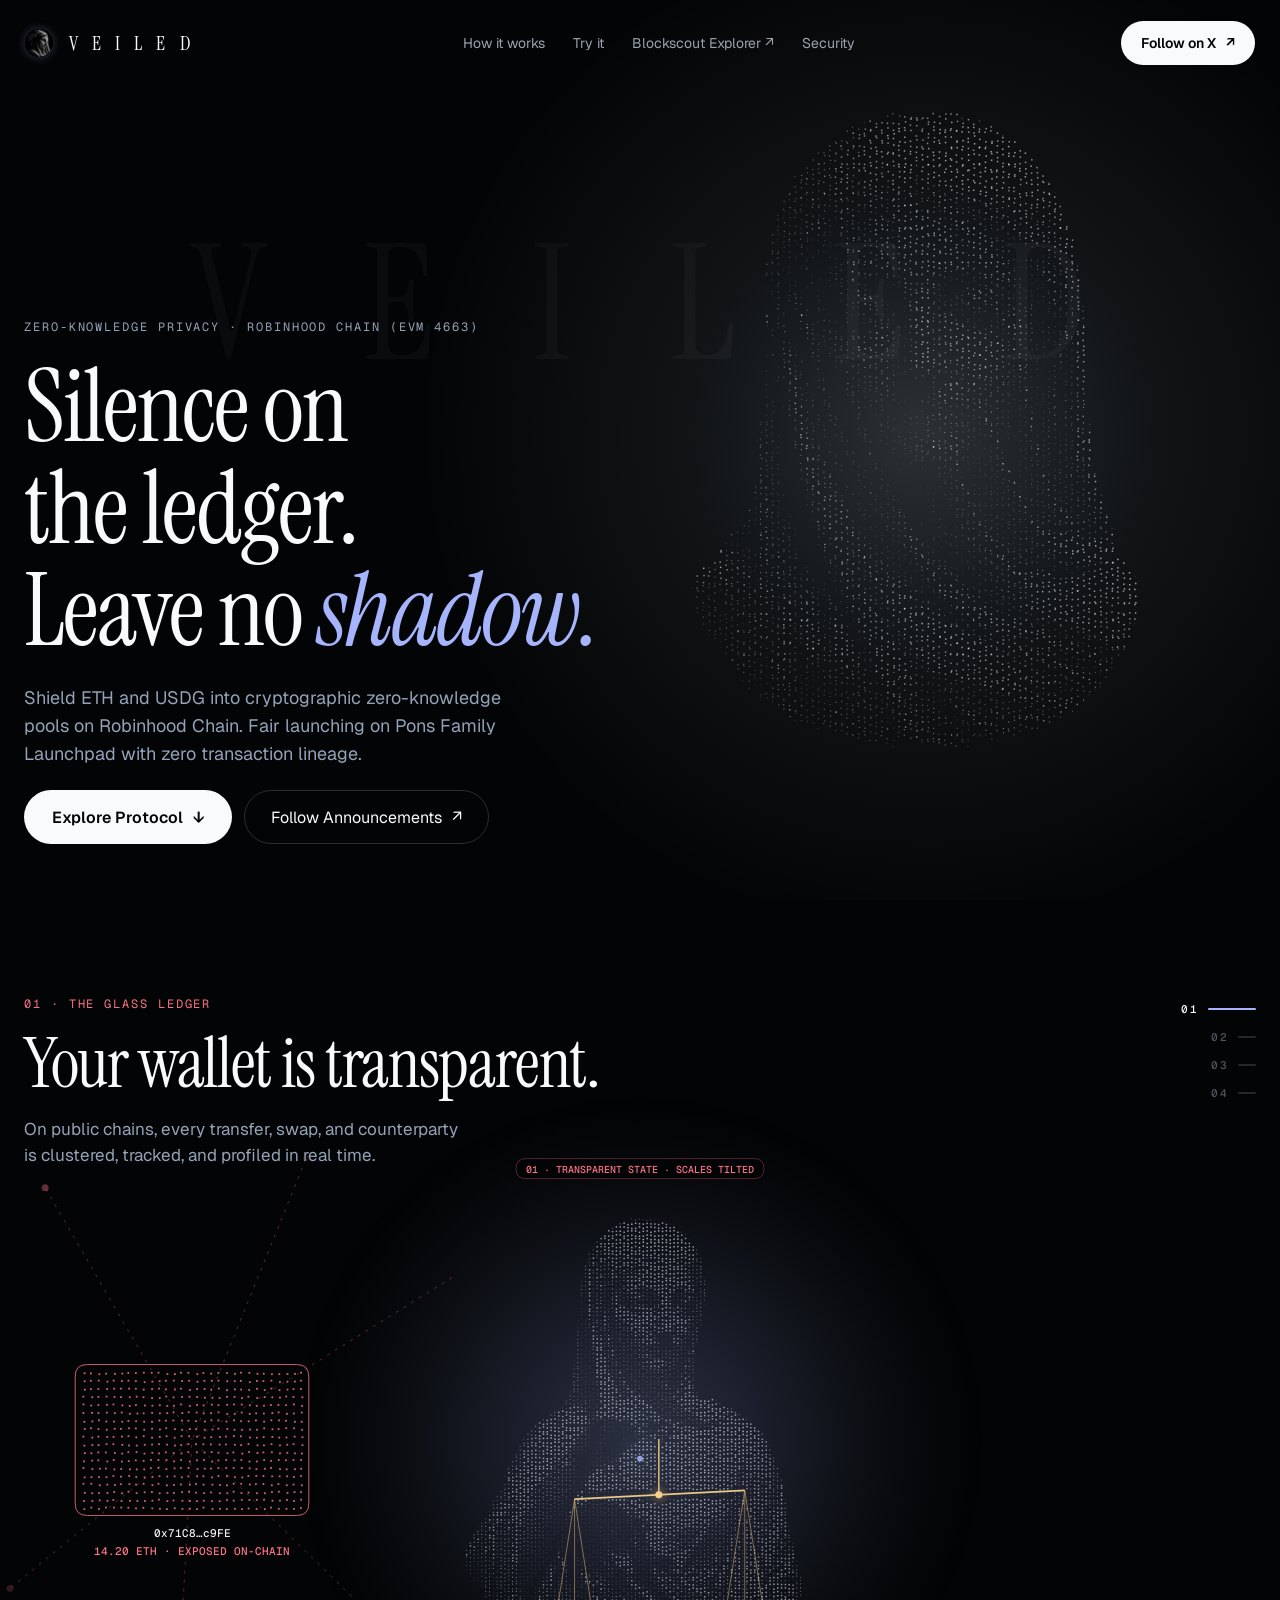
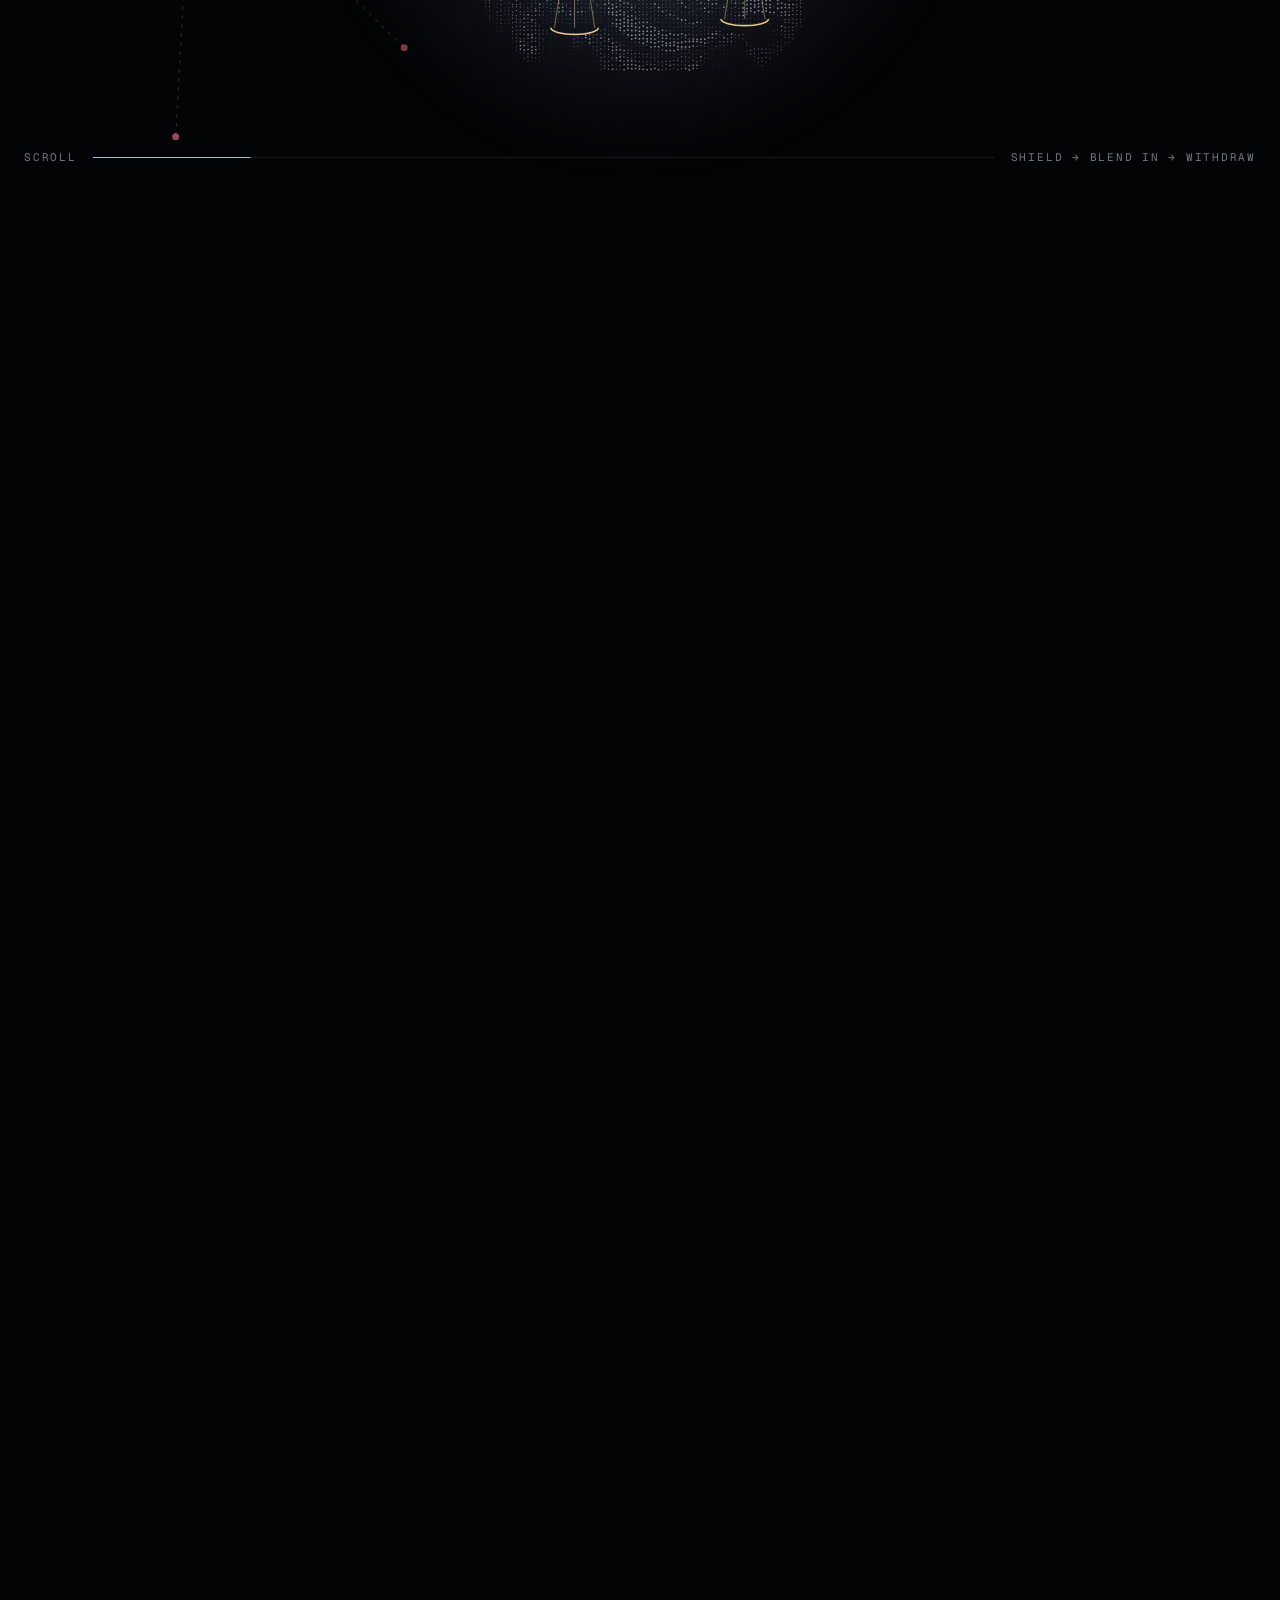
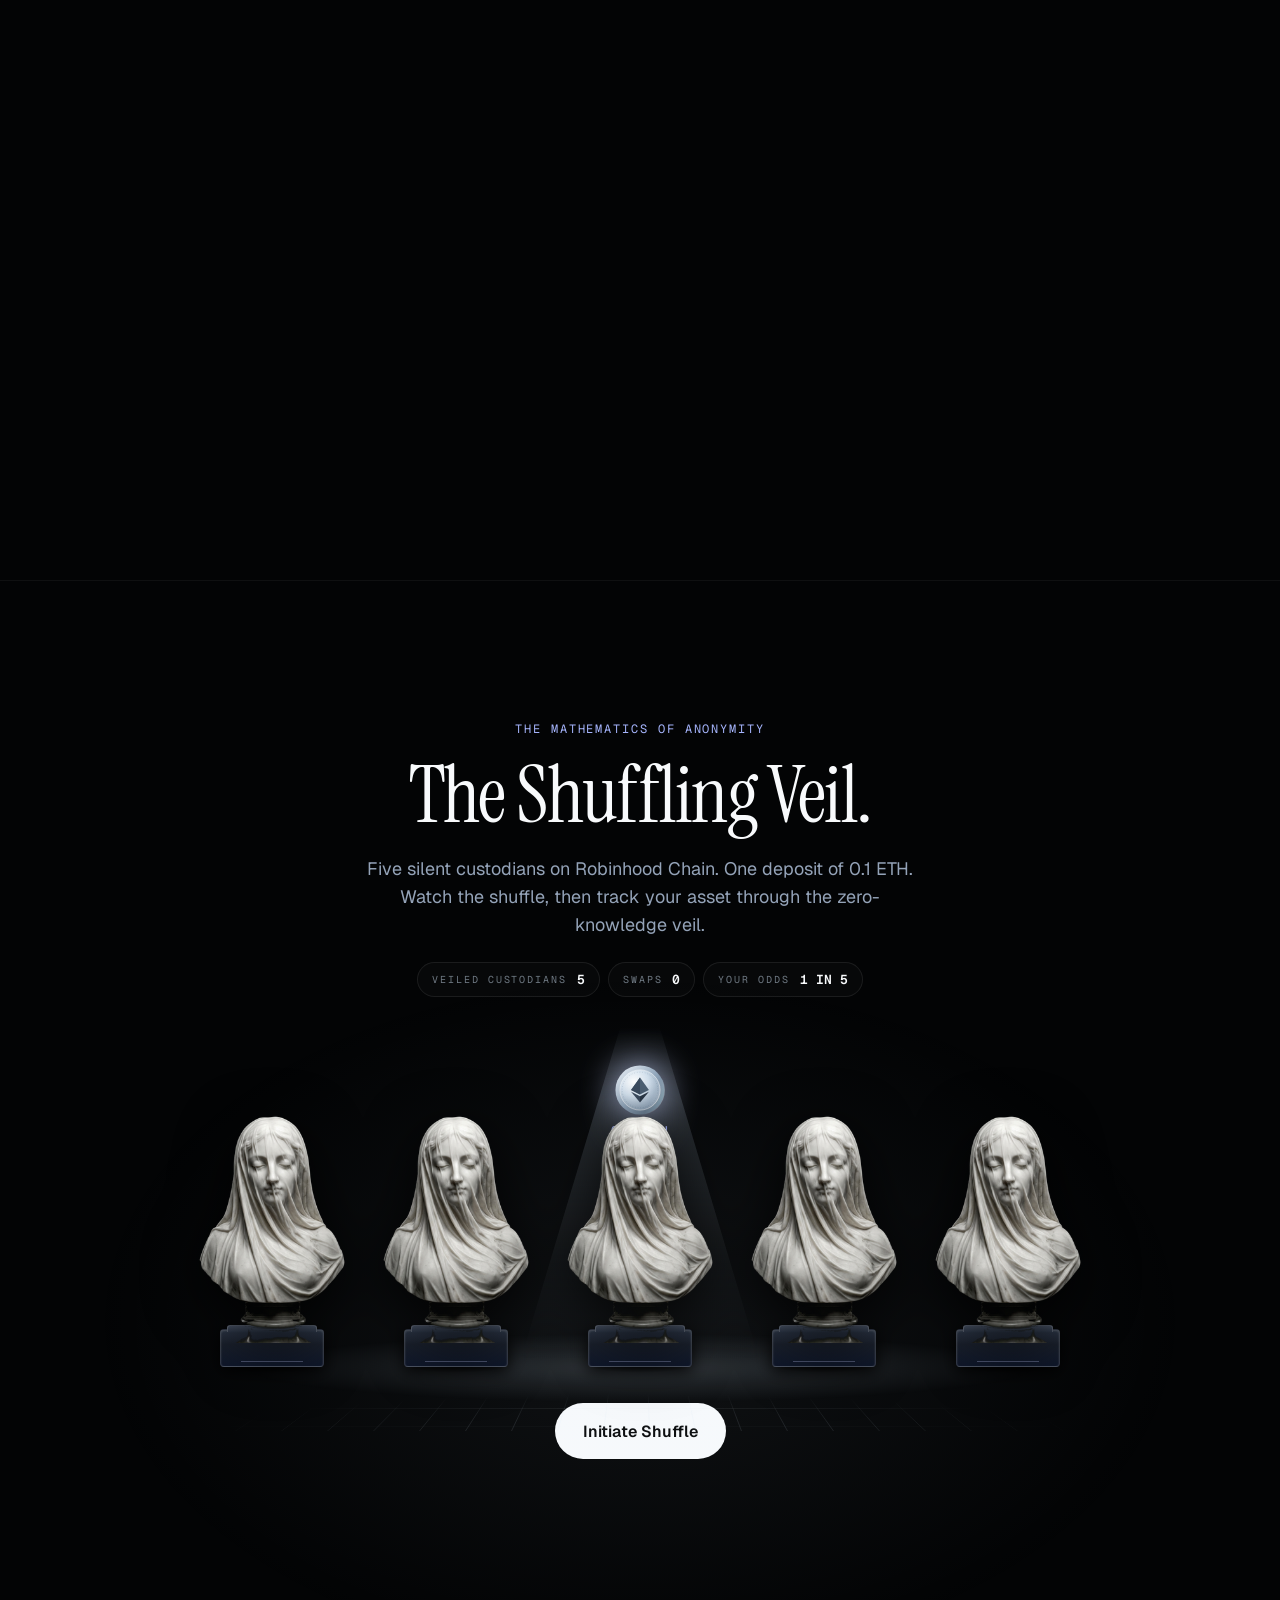
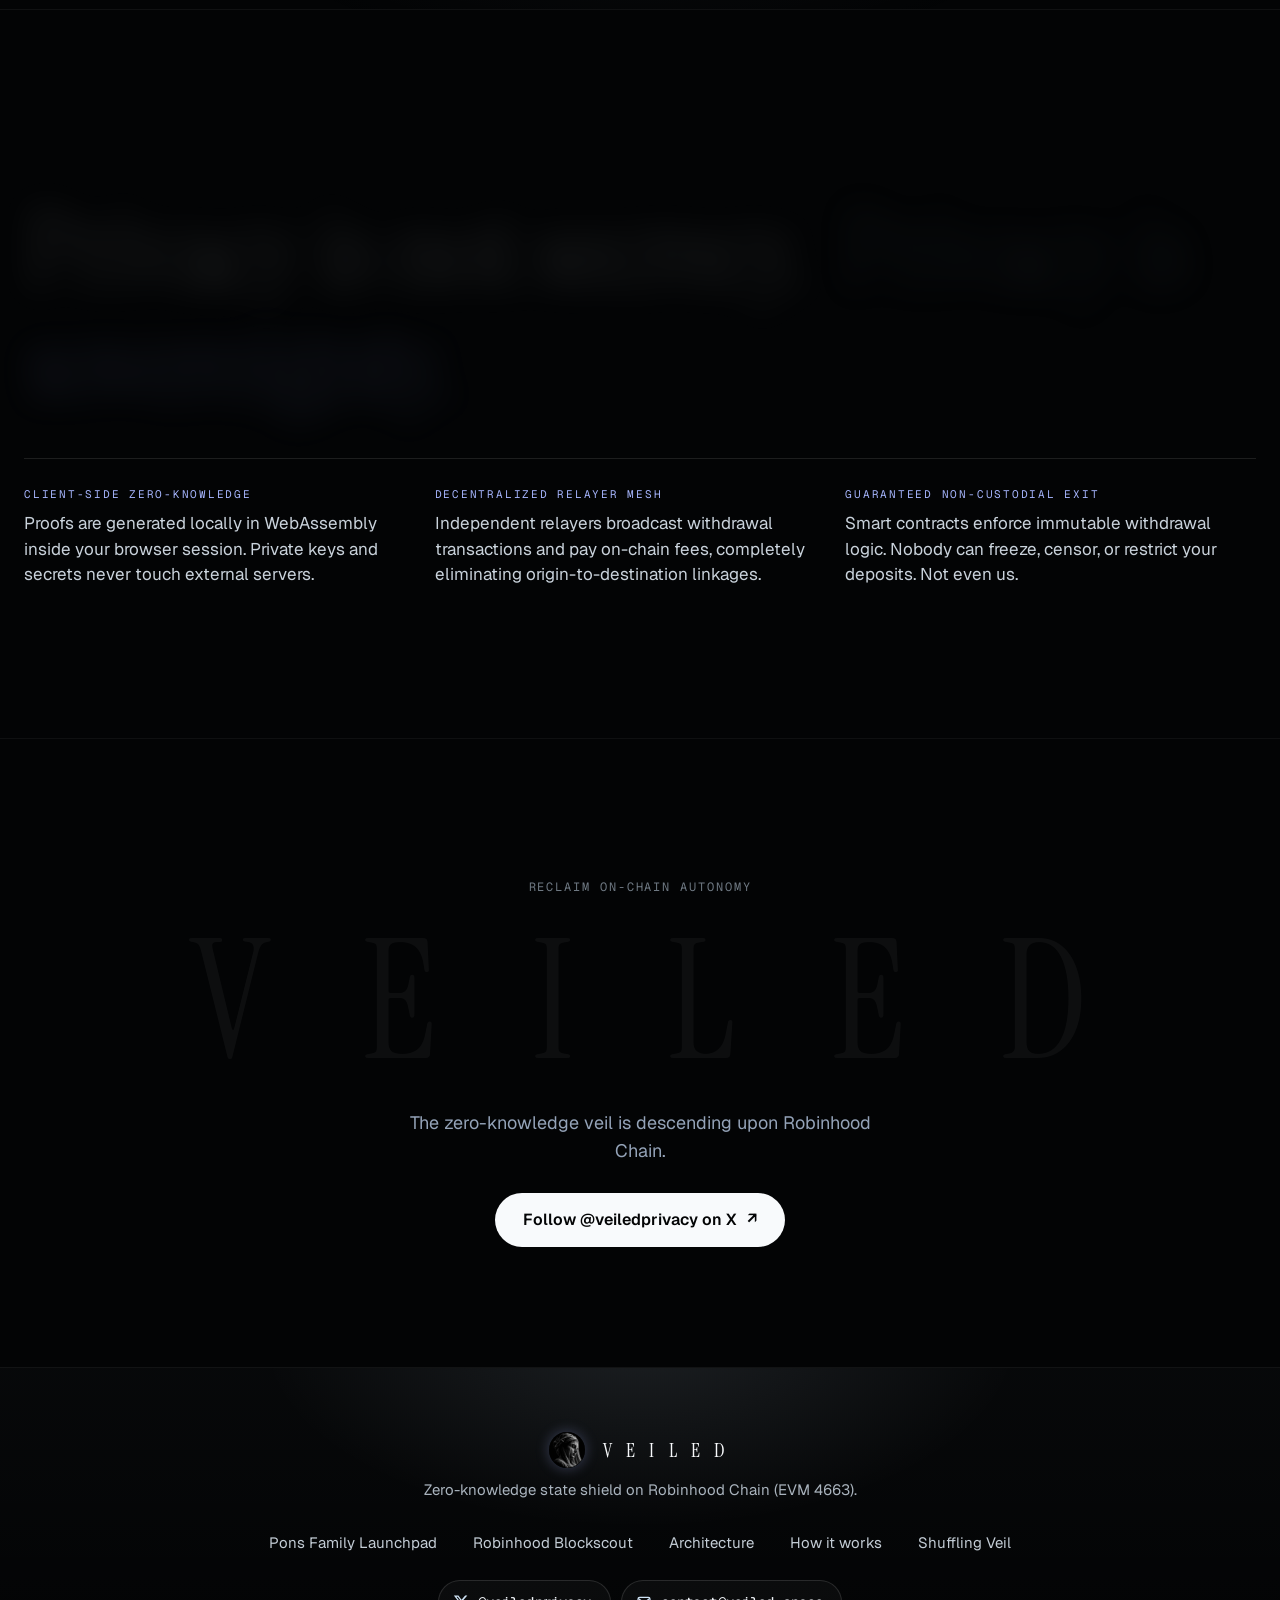
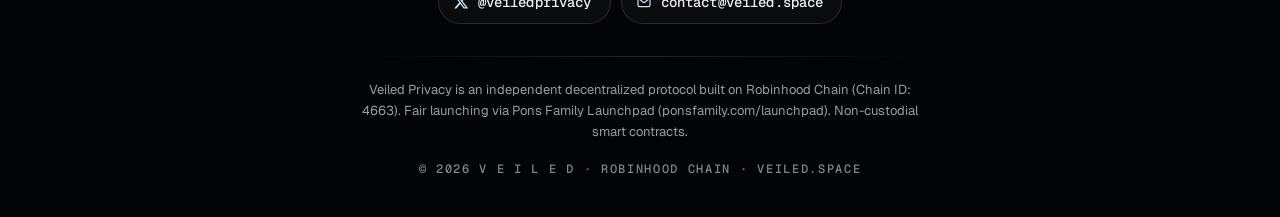
<file: index.html>
<!doctype html>
<html lang="en">
<head>
<meta charset="utf-8">
<meta name="viewport" content="width=device-width,initial-scale=1,viewport-fit=cover">
<title>V E I L E D · Zero-Knowledge State Shield on Robinhood Chain</title>
<meta name="description" content="Shield ETH and USDG into cryptographic zero-knowledge pools on Robinhood Chain. Fair launching via Pons Family Launchpad. Unlink your transaction lineage with mathematical finality.">
<link rel="icon" type="image/svg+xml" href="./favicon.svg">
<link rel="icon" type="image/png" sizes="32x32" href="./assets/favicon-32x32.png">
<link rel="icon" type="image/png" sizes="16x16" href="./assets/favicon-16x16.png">
<link rel="shortcut icon" href="./favicon.ico">
<link rel="apple-touch-icon" sizes="180x180" href="./apple-touch-icon.png">
<meta name="theme-color" content="#030405">
<link rel="canonical" href="https://veiled.space/">
<meta property="og:type" content="website">
<meta property="og:site_name" content="V E I L E D">
<meta property="og:title" content="V E I L E D · Zero-Knowledge State Shield on Robinhood Chain">
<meta property="og:description" content="Shield ETH and USDG into cryptographic zero-knowledge pools on Robinhood Chain. Fair launching via Pons Family Launchpad. Unlink your transaction lineage with mathematical finality.">
<meta property="og:url" content="https://veiled.space/">
<meta property="og:image" content="https://veiled.space/share.png">
<meta property="og:image:type" content="image/png">
<meta property="og:image:width" content="1200">
<meta property="og:image:height" content="630">
<meta property="og:image:alt" content="Veiled: Silence on the ledger. Leave no shadow. Private ETH and USDG on Robinhood Chain.">
<meta name="twitter:card" content="summary_large_image">
<meta name="twitter:site" content="@veiledprivacy">
<meta name="twitter:title" content="V E I L E D · Zero-Knowledge State Shield on Robinhood Chain">
<meta name="twitter:description" content="Shield ETH and USDG into cryptographic zero-knowledge pools on Robinhood Chain. Fair launching via Pons Family Launchpad. Unlink your transaction lineage with mathematical finality.">
<meta name="twitter:image" content="https://veiled.space/share.png">

<link rel="preconnect" href="https://fonts.googleapis.com">
<link rel="preconnect" href="https://fonts.gstatic.com" crossorigin>
<link rel="stylesheet" href="https://fonts.googleapis.com/css2?family=Syne:wght@700;800&family=Geist:wght@400;500;600;700&family=Geist+Mono:wght@400;500&display=swap">
<style>
@font-face {
  font-family: 'Instrument Serif';
  font-style: normal;
  font-weight: 400;
  font-display: swap;
  src: url('./assets/instrument-serif-normal.woff2') format('woff2');
}
@font-face {
  font-family: 'Instrument Serif';
  font-style: italic;
  font-weight: 400;
  font-display: swap;
  src: url('./assets/instrument-serif-italic.woff2') format('woff2');
}

/* Layout: one cinematic scene per section — dust hood, pinned scroll story, shell game, statement, flashlight wordmark. */
:root{
  --bg:#030405;
  --ink:#F8FAFC;
  --soft:#94A3B8;
  --dim:#6F7983;
  --line:rgba(255,255,255,.08);
  --accent:#A5B4FC;
  --hot:#FB7185;
  --warn:#E9C27A;
  --display:'Syne','Arial Black',system-ui,sans-serif;
  --headline:'Instrument Serif',Baskerville,Georgia,'Times New Roman',serif;
  --body:'Geist',ui-sans-serif,system-ui,-apple-system,'Segoe UI',sans-serif;
  --mono:'Geist Mono',ui-monospace,'SFMono-Regular',Menlo,Consolas,monospace;
  color-scheme:dark;
}
*{box-sizing:border-box}
[hidden]{display:none!important}
html{scroll-behavior:smooth}
body{margin:0;background:var(--bg);color:var(--ink);font-family:var(--body);-webkit-font-smoothing:antialiased;overflow-x:hidden}
a{color:var(--ink)}
:focus-visible{outline:2px solid var(--accent);outline-offset:3px;border-radius:8px}
h1,h2{text-wrap:balance}
.wrap{width:100%;max-width:1280px;margin:0 auto;padding-inline:24px}
.mono{font-family:var(--mono);font-size:12px;letter-spacing:.16em;text-transform:uppercase}

/* buttons */
.btn{display:inline-flex;align-items:center;gap:10px;min-height:54px;padding:0 28px;border-radius:999px;border:0;background:var(--ink);color:var(--bg);text-decoration:none;font:600 16px var(--body);cursor:pointer;transition:transform .3s cubic-bezier(.2,.7,.1,1),box-shadow .3s}
.btn:hover{transform:translateY(-2px) scale(1.02);box-shadow:0 0 0 6px rgba(207,227,245,.08),0 18px 50px -10px rgba(207,227,245,.5)}
.btn .arr{display:inline-block;transition:transform .3s}
.btn:hover .arr{transform:translate(3px,-3px)}
.ghost{display:inline-flex;align-items:center;gap:10px;min-height:54px;padding:0 26px;border-radius:999px;border:1px solid rgba(255,255,255,.16);color:var(--ink);text-decoration:none;font-size:16px;transition:background .25s,border-color .25s}
.ghost:hover{background:rgba(255,255,255,.06);border-color:rgba(255,255,255,.3)}



/* hero */
.hero{position:relative;height:100vh;height:100svh;min-height:640px;display:flex;flex-direction:column;justify-content:flex-end;overflow:hidden;cursor:crosshair}
.halo{position:absolute;left:50%;top:42%;width:980px;height:980px;max-width:none;border-radius:50%;background:radial-gradient(circle,rgba(207,227,245,.2) 0%,rgba(207,227,245,.07) 28%,transparent 62%);transform:translate(-50%,-50%);animation:breathe 6s ease-in-out infinite;pointer-events:none}
@media (min-width:960px){.halo{left:72%;top:48%;width:1150px;height:1150px}}
@keyframes breathe{0%,100%{opacity:.75;transform:translate(-50%,-50%) scale(1)}50%{opacity:1;transform:translate(-50%,-50%) scale(1.06)}}
.ghostword{position:absolute;left:0;right:0;top:25%;text-align:center;font:400 clamp(44px,12.5vw,168px)/1 var(--headline);letter-spacing:.22em;padding-left:.22em;color:rgba(255,255,255,.032);pointer-events:none;user-select:none;white-space:nowrap;animation:wm 2.4s cubic-bezier(.16,1,.3,1) both}
@keyframes wm{from{opacity:0;letter-spacing:.38em;transform:scale(.97)}to{opacity:1;letter-spacing:.22em;transform:scale(1)}}
.brand span,.sf-brand span{font-family:var(--headline)!important;font-size:20px!important;font-weight:400!important;letter-spacing:.28em!important;text-transform:uppercase!important;color:var(--ink)!important;padding-left:.28em;display:inline-block;line-height:1}
.loader-word{font:400 24px var(--headline)!important;letter-spacing:.32em!important;text-transform:uppercase!important;color:var(--ink)!important;padding-left:.32em}
.hero canvas,.stage canvas{position:absolute;inset:0;width:100%;height:100%;pointer-events:none}
.hero-copy{position:relative;display:flex;flex-wrap:wrap;align-items:flex-end;justify-content:space-between;gap:32px;padding-block:0 56px;pointer-events:none}
.hero-copy > *{pointer-events:auto}
.hero-main{flex:0 1 580px;max-width:580px;min-width:0;display:flex;flex-direction:column;gap:22px}
.hero h1{margin:0;font:400 clamp(68px,7.8vw,128px)/1.02 var(--headline);letter-spacing:-.02em}
.hero h1 em,.phase h2 em{font-style:italic;font-weight:400;color:var(--accent)}
.hero p{margin:0;max-width:40ch;font-size:18px;line-height:1.55;color:var(--soft)}
.row{display:flex;flex-wrap:wrap;gap:12px}
.hero-side{display:flex;flex-direction:column;align-items:flex-end;gap:10px;color:var(--dim);font-size:11px}
.pulse{width:7px;height:7px;border-radius:50%;background:var(--accent);animation:pulse 1.8s ease-in-out infinite}
@keyframes pulse{0%,100%{opacity:1}50%{opacity:.3}}
.ca{display:flex;align-items:center;gap:14px;padding:10px 10px 10px 12px;margin-bottom:10px;border-radius:20px;border:1px solid rgba(207,227,245,.16);background:linear-gradient(180deg,rgba(207,227,245,.07),rgba(207,227,245,.02));-webkit-backdrop-filter:blur(14px);backdrop-filter:blur(14px);box-shadow:0 18px 50px -24px rgba(207,227,245,.35);text-transform:none;letter-spacing:0}
.ca-icon{flex:none;width:44px;height:44px;border-radius:50%;background:radial-gradient(circle at 50% 35%,rgba(207,227,245,.22),rgba(207,227,245,.04));box-shadow:inset 0 0 0 1px rgba(207,227,245,.22);display:grid;place-items:center}
.ca-icon img{width:30px;height:30px;border-radius:7px}
.ca-name{display:flex;flex-direction:column;gap:4px;margin-right:6px;min-width:0}
.ca-name strong{font:700 17px var(--body);color:var(--ink);letter-spacing:-.01em}
.ca-name small{display:inline-flex;white-space:nowrap;align-items:center;gap:7px;font:500 10px var(--mono);letter-spacing:.16em;text-transform:uppercase;color:var(--dim)}
.ca-name small i{width:6px;height:6px;border-radius:50%;background:var(--accent);box-shadow:0 0 8px var(--accent)}
.ca-addr{display:flex;margin-left:auto;flex:none;align-items:center;min-height:44px;border-radius:12px;border:1px solid rgba(255,255,255,.12);background:rgba(3,4,5,.55);cursor:pointer;transition:border-color .2s,background .2s}
.ca-addr:hover{border-color:rgba(207,227,245,.3);background:rgba(207,227,245,.05)}
.ca-addr code{padding:0 14px;white-space:nowrap;font:500 13px var(--mono);color:var(--ink)}
.ca-copy{display:grid;place-items:center;width:42px;align-self:stretch;border:0;border-left:1px solid rgba(255,255,255,.12);border-radius:0 12px 12px 0;background:none;color:var(--soft);cursor:pointer;transition:color .2s,background .2s}
.ca-copy:hover{color:var(--ink);background:rgba(255,255,255,.05)}
.ca-copy svg{width:15px;height:15px}
.ca-copy .ok,.ca.done .ca-copy .cp{display:none}
.ca.done .ca-copy .ok{display:block;color:var(--accent);animation:caPop .5s cubic-bezier(.3,1.7,.5,1)}
@keyframes caPop{from{opacity:0;transform:scale(.2) rotate(-25deg)}}
.ca-addr code{display:grid;justify-items:center;overflow:hidden}
.ca-addr code > span{grid-area:1/1;transition:opacity .25s,transform .35s cubic-bezier(.2,.7,.1,1)}
.ca-msg{opacity:0;transform:translateY(110%);color:var(--accent)}
.ca.done .ca-full{opacity:0;transform:translateY(-110%)}
.ca.done .ca-msg{opacity:1;transform:none}
.ca{position:relative;overflow:hidden}
.ca::after{content:"";position:absolute;inset:0;background:linear-gradient(100deg,transparent 35%,rgba(207,227,245,.24) 50%,transparent 65%);transform:translateX(-110%);pointer-events:none}
.ca.done::after{animation:caSweep .9s cubic-bezier(.3,.6,.2,1)}
.ca.done{animation:caGlow 1.4s ease-out}
@keyframes caSweep{to{transform:translateX(110%)}}
@keyframes caGlow{from{border-color:rgba(207,227,245,.75);box-shadow:0 0 0 4px rgba(207,227,245,.14),0 18px 60px -10px rgba(207,227,245,.7)}}
@media (prefers-reduced-motion:reduce){.ca.done,.ca.done::after,.ca.done .ca-copy .ok{animation:none}}
@media (max-width:400px){.ca{gap:8px;padding:8px 8px 8px 10px}.ca-icon{width:36px;height:36px}.ca-icon img{width:24px;height:24px}.ca-name{margin-right:0}.ca-name strong{font-size:15px}.ca-name small{font-size:9px;letter-spacing:.08em;gap:6px}.ca-addr{min-height:40px}.ca-addr code{padding:0 10px;font-size:12px}.ca-copy{width:36px}}
.rise{animation:rise .9s cubic-bezier(.2,.7,.1,1) both}
.rise.d1{animation-delay:.1s}.rise.d2{animation-delay:.2s}.rise.d3{animation-delay:.3s}.rise.d4{animation-delay:.4s}
@keyframes rise{from{opacity:0;transform:translateY(40px);filter:blur(10px)}to{opacity:1;transform:none;filter:none}}
.bob{display:inline-block;animation:bob 2.4s ease-in-out infinite}
@keyframes bob{0%,100%{transform:translateY(0)}50%{transform:translateY(6px)}}

/* story */
.story{position:relative;height:320vh;min-height:2400px}
.stage{position:sticky;top:env(safe-area-inset-top,0px);height:100vh;min-height:620px;max-height:980px;overflow:hidden}
.stage-top{position:relative;display:flex;justify-content:space-between;gap:24px;padding-block:96px 0}
.phases{position:relative;flex:1 1 auto;min-width:0;max-width:620px;height:260px}
.phase{position:absolute;inset:0;display:flex;flex-direction:column;gap:16px;opacity:0;transform:translateY(30px);filter:blur(8px);transition:opacity .7s ease,transform .9s cubic-bezier(.2,.7,.1,1),filter .7s ease}
.phase.is-past{transform:translateY(-30px)}
.phase.is-active{opacity:1;transform:none;filter:none}
.phase .mono{color:var(--accent)}
.phase[data-i="0"] .mono{color:var(--hot)}
.phase h2{margin:0;font:400 clamp(44px,5.4vw,78px)/1.04 var(--headline);letter-spacing:-.02em}
.phase p{margin:0;max-width:40ch;font-size:17px;line-height:1.55;color:var(--soft)}
.rail{flex:none;display:flex;flex-direction:column;gap:14px;padding-top:6px}
.rail span{display:flex;align-items:center;justify-content:flex-end;gap:10px;font:500 11px var(--mono);letter-spacing:.12em;color:#4E5762;transition:color .4s}
.rail i{display:block;width:18px;height:2px;border-radius:2px;background:rgba(255,255,255,.14);transition:width .5s cubic-bezier(.2,.7,.1,1),background .4s}
.rail span.on{color:var(--ink)}
.rail span.on i{width:48px}
.rail span.done i,.rail span.on i{background:var(--accent)}
.progress{position:absolute;left:0;right:0;bottom:36px}
.progress .wrap{display:flex;align-items:center;gap:16px;color:var(--dim);font-size:11px}
.progress .track{flex:1 1 auto;height:1px;background:var(--line);overflow:hidden}
.progress .bar{display:block;height:100%;background:var(--accent);transform-origin:left;transform:scaleX(0)}
@media (max-width:640px){.rail{display:none}.stage-top{padding-block:84px 0}.hero-side{align-items:flex-start}}

/* game */
.game{position:relative;padding-block:140px 150px;border-top:1px solid rgba(255,255,255,.05);overflow:hidden}
.game::before{content:"";position:absolute;left:50%;top:38%;width:1100px;height:700px;transform:translateX(-50%);background:radial-gradient(closest-side,rgba(207,227,245,.07),transparent);pointer-events:none}
.game-head{position:relative;z-index:3;display:flex;flex-direction:column;align-items:center;text-align:center;gap:18px}
.game-head .mono{color:var(--accent)}
.game h2,.enter h2{margin:0;font:400 clamp(48px,6.2vw,92px)/1.03 var(--headline);letter-spacing:-.02em}
.game-head p{margin:0;min-height:56px;max-width:46ch;font-size:18px;line-height:1.55;color:var(--soft);transition:color .3s}
.game-head p.reveal{color:var(--ink)}
.hud{position:relative;display:flex;justify-content:center;flex-wrap:wrap;gap:8px;margin-top:6px}
.hud span{display:inline-flex;align-items:center;gap:10px;padding:8px 14px;border-radius:999px;border:1px solid rgba(255,255,255,.08);background:rgba(255,255,255,.02);color:var(--dim);font-size:10px}
.hud b{font:600 13px var(--mono);letter-spacing:0;color:var(--ink);font-variant-numeric:tabular-nums}
.table{position:relative;max-width:920px;height:360px;margin:34px auto 0}
.floor{position:absolute;left:-4%;right:-4%;bottom:-40px;height:150px;perspective:600px;pointer-events:none}
.floor::before{content:"";position:absolute;inset:0;transform:rotateX(72deg);transform-origin:50% 100%;
  background-image:linear-gradient(rgba(207,227,245,.10) 1px,transparent 1px),linear-gradient(90deg,rgba(207,227,245,.10) 1px,transparent 1px);background-size:46px 46px;
  -webkit-mask-image:radial-gradient(ellipse 60% 90% at 50% 100%,#000 30%,transparent 75%);mask-image:radial-gradient(ellipse 60% 90% at 50% 100%,#000 30%,transparent 75%)}
.floor::after{content:"";position:absolute;left:10%;right:10%;bottom:28px;height:70px;border-radius:50%;background:radial-gradient(closest-side,rgba(207,227,245,.16),transparent)}
.spot{position:absolute;top:-6px;bottom:30px;width:240px;margin-left:-120px;pointer-events:none;opacity:1;-webkit-mask-image:linear-gradient(180deg,transparent,#000 22%);mask-image:linear-gradient(180deg,transparent,#000 22%);
  background:linear-gradient(180deg,rgba(207,227,245,.22),rgba(207,227,245,.05) 70%,transparent);clip-path:polygon(42% 0,58% 0,100% 100%,0 100%);
  filter:blur(6px);transition:left .5s cubic-bezier(.2,.7,.1,1),opacity .6s ease,width .6s ease,margin .6s ease}
.spot.off{opacity:0}
.spot.flood{left:50%!important;width:100%;margin-left:-50%;opacity:.7}
.hood{position:absolute;bottom:24px;width:20%;height:290px;display:flex;flex-direction:column;align-items:center;justify-content:flex-end;transition:left .45s cubic-bezier(.2,.8,.2,1);z-index:2}
.hood.hop button{animation:hop .32s ease}
@keyframes hop{50%{transform:translateY(-16px) scale(1.02)}}
.hood .plinth{position:absolute;bottom:0;width:min(104px,72%);height:38px;background:linear-gradient(180deg,#2D3748 0%,#1A202C 40%,#0F172A 100%);border:1px solid rgba(255,255,255,.14);border-radius:4px;box-shadow:0 4px 16px rgba(0,0,0,.9),inset 0 1px 2px rgba(255,255,255,.2);z-index:1;display:flex;flex-direction:column;align-items:center}
.hood .plinth::before{content:"";position:absolute;top:-5px;width:86%;height:6px;background:linear-gradient(180deg,#4A5568 0%,#2D3748 100%);border:1px solid rgba(255,255,255,.2);border-bottom:none;border-radius:3px 3px 0 0}
.hood .plinth::after{content:"";position:absolute;bottom:4px;width:60%;height:1px;background:rgba(199,210,254,.3)}
.hood .shadow{position:absolute;bottom:-6px;left:50%;width:110px;height:18px;margin-left:-55px;border-radius:50%;background:radial-gradient(ellipse,rgba(0,0,0,.85) 0%,transparent 70%);pointer-events:none;transition:transform .6s cubic-bezier(.16,1,.3,1),opacity .6s;z-index:0}
.hood.lifted .shadow{transform:scale(.6);opacity:.4}
.hood .coin{position:absolute;bottom:42px;left:50%;width:50px;height:50px;margin-left:-25px;border-radius:50%;z-index:2;opacity:0;transition:transform .65s cubic-bezier(.2,.9,.2,1),opacity .45s ease;filter:drop-shadow(0 0 18px rgba(199,210,254,.85));pointer-events:none}
.hood .coin svg{width:100%;height:100%;display:block}
.coin .spin{position:relative;width:100%;height:100%;border-radius:50%;overflow:hidden;animation:spin 3.2s linear infinite}
@keyframes spin{0%{transform:rotateY(0)}50%{transform:rotateY(180deg)}100%{transform:rotateY(360deg)}}
.coin .spin::after{content:"";position:absolute;inset:0;border-radius:50%;background:linear-gradient(115deg,transparent 35%,rgba(255,255,255,.6) 50%,transparent 65%);background-size:250% 100%;animation:shine 2.4s ease-in-out infinite;mix-blend-mode:overlay}
@keyframes shine{from{background-position:150% 0}to{background-position:-50% 0}}
.coin-label{position:absolute;left:50%;bottom:-22px;transform:translateX(-50%);font:600 11px var(--mono);letter-spacing:.12em;color:var(--accent);white-space:nowrap;opacity:0;transition:opacity .4s .3s}
.revealed .coin-label,.hood.idle-coin .coin-label{opacity:1}
.revealed .coin .spin{animation:pop .6s cubic-bezier(.3,1.6,.5,1) backwards,spin 3.2s .6s linear infinite}
@keyframes pop{from{transform:scale(.3)}}
.hood button{position:absolute;bottom:24px;width:min(148px,88%);aspect-ratio:233/360;padding:0;border:0;background:transparent;display:flex;align-items:flex-end;justify-content:center;z-index:4;transition:transform .65s cubic-bezier(.16,1,.3,1),filter .35s ease,opacity .4s}
.hood button:not([disabled]){cursor:pointer}
.hood .bust-img{width:100%;height:auto;display:block;filter:drop-shadow(0 14px 28px rgba(0,0,0,.85));transition:transform .4s cubic-bezier(.16,1,.3,1),filter .3s ease;user-select:none;pointer-events:auto}
.hood button:not([disabled]):hover{transform:translateY(-8px) scale(1.02);filter:drop-shadow(0 0 24px rgba(199,210,254,.75))}
.hood.picked button{filter:drop-shadow(0 0 34px rgba(245,210,140,.9))}
.hood.lifted button{transform:translateY(-115px);filter:drop-shadow(0 0 28px rgba(199,210,254,.85))}
.hood.revealed .coin{filter:drop-shadow(0 0 28px rgba(199,210,254,.95))}
@media (max-width:640px){.hood{height:220px;bottom:16px}.hood .plinth{width:min(80px,70%);height:30px}.hood .coin{bottom:32px;width:40px;height:40px;margin-left:-20px}.hood button{bottom:18px}.hood.lifted button{transform:translateY(-80px)}.hood .shadow{width:76px;margin-left:-38px}.table{height:330px}.hud span{padding:6px 10px}}
.game-cta{display:flex;justify-content:center;min-height:56px;margin-top:12px}

/* statement */
.clean{padding-block:150px;border-top:1px solid rgba(255,255,255,.05)}
.clean .wrap{display:flex;flex-direction:column;gap:72px}
.big{margin:0;font:400 clamp(46px,9vw,148px)/.98 var(--headline);letter-spacing:-.02em;display:flex;flex-wrap:wrap;gap:0 .24em}
.big .n{color:var(--dim)}.big .a{color:var(--accent)}
.big span{display:inline-block;will-change:filter,opacity,transform}
.points{display:flex;flex-wrap:wrap;border-top:1px solid rgba(255,255,255,.1)}
.points div{flex:1 1 280px;min-width:0;padding:28px 28px 0 0;display:flex;flex-direction:column;gap:10px}
.points .mono{font-size:11px;color:var(--accent)}
.points p{margin:0;font-size:17px;line-height:1.5;color:#C9D2DB}
@supports (animation-timeline: view()){
  .slide{animation:slide linear both;animation-timeline:view();animation-range:entry 0% cover 30%}
}
@keyframes word{from{opacity:.25;filter:blur(12px);transform:translateY(30px)}to{opacity:1;filter:none;transform:none}}
@keyframes slide{from{opacity:.2;transform:translateY(60px)}to{opacity:1;transform:none}}

/* enter */
.enter{position:relative;padding-block:140px 120px;border-top:1px solid rgba(255,255,255,.05);overflow:hidden;display:flex;flex-direction:column;align-items:center;text-align:center;gap:28px}
.enter .mono{color:var(--dim)}
.flashbox{position:relative;width:100%}
.flashbox div{font:400 clamp(44px,13vw,175px)/.95 var(--headline);letter-spacing:.20em;padding-left:.20em;user-select:none}
.flashbox .base{color:rgba(255,255,255,.045)}
.flashbox .lit{position:absolute;inset:0;color:var(--accent);-webkit-mask-image:radial-gradient(circle 220px at var(--cx,-999px) var(--cy,-999px),#000 0%,rgba(0,0,0,.4) 50%,transparent 100%);mask-image:radial-gradient(circle 220px at var(--cx,-999px) var(--cy,-999px),#000 0%,rgba(0,0,0,.4) 50%,transparent 100%)}
.enter p{margin:0;max-width:40ch;font-size:18px;line-height:1.55;color:var(--soft)}
.sr{position:absolute;width:1px;height:1px;overflow:hidden;clip:rect(0 0 0 0);white-space:nowrap}

body:not(.ready) .rise,body:not(.ready) .ghostword{animation-play-state:paused}

@media (prefers-reduced-motion:reduce){
  .halo,.ghostword,.pulse,.rise,.bob,.slide,.coin .spin,.coin .spin::after,.hood.hop button{animation:none}
  .phase,.hood,.coin,.hood button{transition:none}
}


.nav.scrolled{animation:none!important;transform:none!important}
</style>
  <script type="module" crossorigin src="./assets/hosts-Dhq3J-lZ.js"></script>
  <script type="module" crossorigin src="./assets/site-nav-CTcSYDIB.js"></script>
  <link rel="stylesheet" crossorigin href="./assets/hosts-DyUKjrHR.css">
  <link rel="stylesheet" crossorigin href="./assets/site-nav-CgcRjVws.css">
  <link rel="stylesheet" crossorigin href="./assets/loader-LzncGZh9.css">
  <link rel="preconnect" href="https://fonts.googleapis.com">
  <link rel="preconnect" href="https://fonts.gstatic.com" crossorigin>
  <link href="https://fonts.googleapis.com/css2?family=Instrument+Serif:ital@0;1&display=swap" rel="stylesheet">
</head>
<body>
<div class="loader" id="loader" aria-hidden="true">
  <div class="loader-inner">
    <img class="loader-logo" src="./assets/icon-192.png" width="48" height="48" alt="Veiled" style="border-radius: 50%; box-shadow: 0 0 24px rgba(165,180,252,0.3); margin-bottom: 8px;">
    <div class="loader-word">V E I L E D</div>
    <div class="loader-bar"><span></span></div>
    <div class="loader-status">Entering the dark</div>
  </div>
</div>
<script>
(() => {
  // The intro plays once when you first enter (per tab). Reloads and pages you open
  // afterwards in the same visit skip it. Pages that load data first set <html data-wait-app>
  // and call window.veiledLoaded() when ready.
  const el = document.getElementById('loader');
  const finish = () => { document.body.classList.add('ready'); document.dispatchEvent(new Event('veiled:ready')); };
  let seen = false;
  try { seen = sessionStorage.getItem('veiled-seen') === '1'; sessionStorage.setItem('veiled-seen', '1'); } catch (e) {}
  if (seen) { el.remove(); window.veiledLoaded = () => {}; finish(); return; }
  const bar = el.querySelector('.loader-bar span');
  const reduce = window.matchMedia && matchMedia('(prefers-reduced-motion: reduce)').matches;
  const min = reduce ? 0 : 850;
  const start = performance.now();
  let p = 0, pending = 'waitApp' in document.documentElement.dataset ? 2 : 1, done = false;
  const tick = setInterval(() => { p += (0.92 - p) * 0.1; bar.style.setProperty('--p', p.toFixed(3)); }, 80);
  window.veiledLoaded = () => {
    if (done || --pending > 0) return;
    done = true;
    setTimeout(() => {
      clearInterval(tick);
      bar.style.setProperty('--p', '1');
      setTimeout(() => { el.classList.add('out'); finish(); setTimeout(() => el.remove(), 700); }, 120);
    }, Math.max(0, min - (performance.now() - start)));
  };
  if (document.readyState === 'complete') {
    window.veiledLoaded();
  } else {
    addEventListener('load', () => window.veiledLoaded());
    setTimeout(() => window.veiledLoaded(), 1000);
  }
})();
</script>


<header class="nav" id="siteNav">
  <div class="navbar">
    <a class="brand" href="/" aria-label="Veiled home">
      <img src="./assets/favicon-32x32.png" width="28" height="28" alt="Veiled" style="border-radius: 50%; object-fit: cover; box-shadow: 0 0 10px rgba(165,180,252,0.3);">
      <span>V E I L E D</span>
    </a>
    <nav class="navlinks" aria-label="Main">
      <a href="#story">How it works</a>
      <a href="#game">Try it</a>
      <a href="https://robinhoodchain.blockscout.com" target="_blank" rel="noopener">Blockscout Explorer ↗</a>
      <a href="#clean">Security</a>
    </nav>
    <div class="nav-cta">
      <a class="btn" href="https://x.com/veiledprivacy" target="_blank" rel="noopener">Follow on X <span class="arr">↗</span></a>
      <button type="button" class="menu-btn" aria-expanded="false" aria-controls="mobileMenu" aria-label="Open menu">
        <svg viewBox="0 0 24 24" fill="none" stroke="currentColor" stroke-width="1.8" aria-hidden="true"><path d="M4 7h16M4 12h16M4 17h16"/></svg>
      </button>
    </div>
  </div>
  <nav class="mobile-menu" id="mobileMenu" aria-label="Menu" hidden>
    <a href="#story">How it works</a>
    <a href="#game">Try it</a>
    <a href="#clean">Security</a>
    <a href="https://robinhoodchain.blockscout.com" target="_blank" rel="noopener">Blockscout Explorer ↗</a>
    <a href="https://x.com/veiledprivacy" target="_blank" rel="noopener">Follow on X ↗</a>
  </nav>
</header>

<main>
  <section class="hero" id="top">
    <div class="halo" aria-hidden="true"></div>
    <div class="ghostword" aria-hidden="true">V E I L E D</div>
    <canvas id="heroCanvas" aria-hidden="true"></canvas>
    <div class="wrap hero-copy">
      <div class="hero-main">
        <span class="mono rise d1" style="color:var(--soft)">Zero-Knowledge Privacy · Robinhood Chain (EVM 4663)</span>
        <h1 class="rise d2">Silence on the ledger.<br>Leave no <em>shadow.</em></h1>
        <p class="rise d3">Shield ETH and USDG into cryptographic zero-knowledge pools on Robinhood Chain. Fair launching on Pons Family Launchpad with zero transaction lineage.</p>
        <div class="row rise d4">
          <a class="btn" href="#story">Explore Protocol <span class="bob">↓</span></a>
          <a class="ghost" href="https://x.com/veiledprivacy" target="_blank" rel="noopener">Follow Announcements <span class="arr">↗</span></a>
        </div>
      </div>
    </div>
  </section>

  <section class="story" id="story" aria-label="How Veiled works">
    <div class="stage" id="stage">
      <canvas id="storyCanvas" aria-hidden="true"></canvas>
      <div class="wrap stage-top">
        <div class="phases">
          <div class="phase is-active" data-i="0">
            <span class="mono">01 · The Glass Ledger</span>
            <h2>Your wallet is transparent.</h2>
            <p>On public chains, every transfer, swap, and counterparty is clustered, tracked, and profiled in real time.</p>
          </div>
          <div class="phase" data-i="1">
            <span class="mono">02 · Cryptographic Shield</span>
            <h2>Sever on-chain lineage.</h2>
            <p>A single client-side zero-knowledge proof deposits your ETH or USDG on Robinhood Chain into the Merkle accumulator pool. That is the last trace anyone sees.</p>
          </div>
          <div class="phase" data-i="2">
            <span class="mono">03 · Anonymity Swarm</span>
            <h2>Dissolve into noise.</h2>
            <p>Inside the accumulator, your state blends into thousands of other deposits. Mathematical entropy makes deterministic tracking impossible.</p>
          </div>
          <div class="phase" data-i="3">
            <span class="mono">04 · Clean Withdrawal</span>
            <h2>Emerge untraceable.</h2>
            <p>Withdraw clean assets to any unlinked destination wallet. Decentralized relayers sponsor initial gas so your fresh wallet needs zero prior history.</p>
          </div>
        </div>
        <div class="rail" aria-hidden="true">
          <span class="on">01<i></i></span><span>02<i></i></span><span>03<i></i></span><span>04<i></i></span>
        </div>
      </div>
      <div class="progress" aria-hidden="true">
        <div class="wrap mono"><span id="modeLabel">Scroll</span><span class="track"><span class="bar" id="bar"></span></span><span>Shield → Blend in → Withdraw</span></div>
      </div>
    </div>
  </section>

  <section class="game" id="game">
    <div class="wrap">
      <div class="game-head slide">
        <span class="mono">The Mathematics of Anonymity</span>
        <h2>The Shuffling Veil.</h2>
        <p id="shellMsg" aria-live="polite">Five silent custodians on Robinhood Chain. One deposit of 0.1 ETH. Watch the shuffle, then track your asset through the zero-knowledge veil.</p>
        <div class="hud mono" aria-hidden="true"><span>Veiled Custodians <b>5</b></span><span>Swaps <b id="swapCount">0</b></span><span>Your odds <b id="oddsText">1 in 5</b></span></div>
      </div>
      <div class="table" id="table">
        <svg width="0" height="0" style="position:absolute" aria-hidden="true" focusable="false">
          <defs>
            <linearGradient id="hg-cloak" x1="0" y1="0" x2="0" y2="1"><stop offset="0" stop-color="#2A3542"/><stop offset=".55" stop-color="#131A22"/><stop offset="1" stop-color="#07090C"/></linearGradient>
            <radialGradient id="cg-face" cx=".35" cy=".3" r=".8"><stop offset="0" stop-color="#FFFFFF"/><stop offset=".45" stop-color="#D3E1EE"/><stop offset="1" stop-color="#7F95AB"/></radialGradient>
            <linearGradient id="cg-rim" x1="0" y1="0" x2="1" y2="1"><stop offset="0" stop-color="#F2F7FC"/><stop offset=".5" stop-color="#93A8BD"/><stop offset="1" stop-color="#4D6074"/></linearGradient>
            <filter id="hg-glow" x="-200%" y="-200%" width="500%" height="500%"><feGaussianBlur stdDeviation=".45" result="b"/><feMerge><feMergeNode in="b"/><feMergeNode in="SourceGraphic"/></feMerge></filter>
          </defs>
        </svg>
        <div class="floor" aria-hidden="true"></div>
        <div class="spot" id="spot" aria-hidden="true"></div>
      </div>
      <div class="game-cta"><button type="button" class="btn" id="shellBtn">Initiate Shuffle</button></div>
    </div>
  </section>

  <section class="clean" id="clean">
    <div class="wrap">
      <h2 class="big"><span>Privacy is not secrecy.</span><span class="n">Privacy is</span><span class="a">sovereignty.</span></h2>
      <div class="points slide">
        <div><span class="mono">Client-Side Zero-Knowledge</span><p>Proofs are generated locally in WebAssembly inside your browser session. Private keys and secrets never touch external servers.</p></div>
        <div><span class="mono">Decentralized Relayer Mesh</span><p>Independent relayers broadcast withdrawal transactions and pay on-chain fees, completely eliminating origin-to-destination linkages.</p></div>
        <div><span class="mono">Guaranteed Non-Custodial Exit</span><p>Smart contracts enforce immutable withdrawal logic. Nobody can freeze, censor, or restrict your deposits. Not even us.</p></div>
      </div>
    </div>
  </section>

  <section class="enter" id="enter">
    <span class="mono">Reclaim On-Chain Autonomy</span>
    <div class="flashbox" id="flashbox">
      <div class="base" aria-hidden="true">V E I L E D</div>
      <div class="lit" aria-hidden="true">V E I L E D</div>
      <span class="sr">Veiled</span>
    </div>
    <p>The zero-knowledge veil is descending upon Robinhood Chain.</p>
    <a class="btn" href="https://x.com/veiledprivacy" target="_blank" rel="noopener">Follow @veiledprivacy on X <span class="arr">↗</span></a>
  </section>
</main>

<footer class="site-foot">
  <div class="sf-glow" aria-hidden="true"></div>
  <div class="sf-in">
    <a class="sf-brand" href="/" data-site="/" aria-label="Veiled home">
      <img src="./assets/icon-192.png" width="36" height="36" alt="Veiled" style="border-radius: 50%; object-fit: cover; box-shadow: 0 0 14px rgba(165,180,252,0.3);">
      <span>V E I L E D</span>
    </a>
    <p class="sf-tag">Zero-knowledge state shield on Robinhood Chain (EVM 4663).</p>
    <nav class="sf-links" aria-label="Footer">
      <a href="https://ponsfamily.com/launchpad" target="_blank" rel="noopener">Pons Family Launchpad</a>
      <a href="https://robinhoodchain.blockscout.com" target="_blank" rel="noopener">Robinhood Blockscout</a>
      <a href="#clean">Architecture</a>
      <a href="#story">How it works</a>
      <a href="#game">Shuffling Veil</a>
    </nav>
    <div class="sf-social">
      <a class="sf-chip" href="https://x.com/veiledprivacy" target="_blank" rel="noopener" aria-label="Veiled on X (@veiledprivacy)">
        <svg viewBox="0 0 24 24" fill="currentColor" aria-hidden="true"><path d="M18.244 2.25h3.308l-7.227 8.26 8.502 11.24H16.17l-5.214-6.817L4.99 21.75H1.68l7.73-8.835L1.254 2.25H8.08l4.713 6.231zm-1.161 17.52h1.833L7.084 4.126H5.117z"/></svg>
        <span>@veiledprivacy</span>
      </a>
      <a class="sf-chip" href="mailto:contact@veiled.space" aria-label="Email contact@veiled.space">
        <svg viewBox="0 0 24 24" fill="none" stroke="currentColor" stroke-width="1.8" stroke-linecap="round" stroke-linejoin="round" aria-hidden="true"><rect x="3" y="5" width="18" height="14" rx="2.5"/><path d="M4 7l8 6 8-6"/></svg>
        <span>contact@veiled.space</span>
      </a>
    </div>
    <div class="sf-rule" aria-hidden="true"></div>
    <p class="sf-legal">Veiled Privacy is an independent decentralized protocol built on Robinhood Chain (Chain ID: 4663). Fair launching via Pons Family Launchpad (ponsfamily.com/launchpad). Non-custodial smart contracts.</p>
    <p class="sf-copy">© 2026 V E I L E D · Robinhood Chain · <a href="https://veiled.space" style="color:inherit;text-decoration:none">veiled.space</a></p>
  </div>
</footer>

<script>
(() => {
  const btn = document.getElementById('caCopy');
  const card = btn.closest('.ca');
  const addr = document.getElementById('caAddr').dataset.ca;
  let t;
  // The whole address chip copies, not just the icon button.
  btn.closest('.ca-addr').addEventListener('click', async () => {
    try { await navigator.clipboard.writeText(addr); } catch {
      // Clipboard API refused (no focus or permission): fall back to a hidden textarea.
      const ta = Object.assign(document.createElement('textarea'), { value: addr });
      ta.style.cssText = 'position:fixed;opacity:0';
      document.body.append(ta);
      ta.select();
      const ok = document.execCommand('copy');
      ta.remove();
      if (!ok) return;
    }
    // Re-adding the class restarts the sweep and glow on repeat clicks.
    card.classList.remove('done');
    void card.offsetWidth;
    card.classList.add('done');
    btn.setAttribute('aria-label', 'Copied');
    // The hero hood reacts too (see the hero script).
    document.dispatchEvent(new CustomEvent('veiled:copied', { detail: btn.getBoundingClientRect() }));
    clearTimeout(t);
    t = setTimeout(() => { card.classList.remove('done'); btn.setAttribute('aria-label', 'Copy contract address'); }, 1800);
  });
})();
</script>
<script>
(() => {
  const HOOD = 'M 14 1.8 C 17.5 1.8 22.5 5.5 23.5 10.5 C 24.5 15 25 20 25.5 26 L 2.5 26 C 3 20 3.5 15 4.5 10.5 C 5.5 5.5 10.5 1.8 14 1.8 Z';
  const VOID = 'M 14 6.5 C 17.5 6.5 19 9.5 19 13.5 C 19 17.5 17 20 14 20.2 C 11 20 9 17.5 9 13.5 C 9 9.5 10.5 6.5 14 6.5 Z';
  const ACC = [165, 180, 252];
  const accRGB = 'rgb(' + ACC.join(',') + ')';
  const accA = (a) => 'rgba(' + ACC.join(',') + ',' + a + ')';
  const HOT = '#FB7185';
  const reduce = window.matchMedia && matchMedia('(prefers-reduced-motion: reduce)').matches;
  const clamp = (v) => Math.max(0, Math.min(1, v));
  const ease = (v) => v < 0.5 ? 4 * v * v * v : 1 - Math.pow(-2 * v + 2, 3) / 2;
  const DPR = () => Math.min(window.devicePixelRatio || 1, 2);
  const visible = (el) => { const r = el.getBoundingClientRect(); return r.bottom > -50 && r.top < innerHeight + 50; };
  let t0 = performance.now();
  document.addEventListener('veiled:ready', () => { t0 = performance.now(); });

  /* ---------------- hero: The Veiled Marble Sentinel (Atmospheric Center & Fluid Physics) ---------------- */
  const hero = document.getElementById('top');
  const hcv = document.getElementById('heroCanvas');
  const hctx = hcv.getContext('2d');
  const mouse = { x: -9999, y: -9999, radius: 105 };
  let hw = 0, hh = 0, hcx = 0, hcy = 0, artSize = 0, hp = null, copyAt = -1e9;
  const sparks = [];

  const sentinelImg = new Image();
  sentinelImg.src = './assets/veiled_sentinel.jpg';
  let imgLoaded = false;
  let rawPoints = [];

  // Glass Ledger: Justitia Velata with Balance Scales
  const scalesImg = new Image();
  let scalesLoaded = false;
  let scalePoints = [];

  function sampleScalesImage() {
    const Sw = 320, Sh = 363; // 820x930 aspect ratio (0.88)
    const oc = document.createElement('canvas'); oc.width = Sw; oc.height = Sh;
    const c = oc.getContext('2d');
    c.drawImage(scalesImg, 0, 0, Sw, Sh);
    const data = c.getImageData(0, 0, Sw, Sh).data;
    scalePoints = [];
    const step = 3;
    for (let y = 0; y < Sh; y += step) {
      for (let x = 0; x < Sw; x += step) {
        const idx = (y * Sw + x) * 4;
        const r = data[idx], g = data[idx+1], b = data[idx+2];
        const lum = r * 0.299 + g * 0.587 + b * 0.114;
        if (lum > 24) {
          const nx = x / Sw - 0.5; // -0.5 to +0.5
          const ny = y / Sh - 0.5; // -0.5 to +0.5
          scalePoints.push({
            nx, ny,
            lum: lum / 255,
            size: lum > 175 ? 1.5 : 1.1,
            ph: Math.random() * 6.283,
            dist: Math.hypot(nx, ny)
          });
        }
      }
    }
    scalesLoaded = true;
  }
  scalesImg.onload = sampleScalesImage;
  scalesImg.src = './assets/veiled_scales_cropped.jpg';
  if (scalesImg.complete) sampleScalesImage();

  function sampleSentinelImage() {
    const S = 360;
    const oc = document.createElement('canvas'); oc.width = S; oc.height = S;
    const c = oc.getContext('2d');
    c.drawImage(sentinelImg, 0, 0, S, S);
    const data = c.getImageData(0, 0, S, S).data;
    rawPoints = [];
    const step = 3; // Fine stipple sampling (~5,400 dither dots)
    for (let y = 0; y < S; y += step) {
      for (let x = 0; x < S; x += step) {
        const idx = (y * S + x) * 4;
        const lum = data[idx] * 0.299 + data[idx+1] * 0.587 + data[idx+2] * 0.114;
        if (lum > 35) {
          rawPoints.push({
            nx: x / S,
            ny: y / S,
            lum: lum / 255,
            size: lum > 175 ? 1.5 : 1.2
          });
        }
      }
    }
    imgLoaded = true;
    sizeHero();
    
  }
  sentinelImg.onload = sampleSentinelImage;

  function sizeHero() {
    const r = hcv.getBoundingClientRect(), d = DPR();
    hcv.width = Math.max(1, r.width * d); hcv.height = Math.max(1, r.height * d);
    hctx.setTransform(d, 0, 0, d, 0, 0);
    hw = r.width; hh = r.height;
    
    // Right-aligned and enlarged on desktop, centered on mobile
    const isDesktop = hw >= 960;
    hcx = isDesktop ? (hw * 0.72) : (hw * 0.5);
    artSize = isDesktop
      ? Math.min(880, hw * 0.54, hh * 0.94)
      : Math.min(640, hw * 0.84, hh * 0.78);
    hcy = isDesktop ? (hh * 0.48) : (100 + artSize * 0.48);

    if (!imgLoaded || !rawPoints.length) return;
    const old = hp;
    hp = rawPoints.map((q, i) => {
      const prev = old && old[i];
      const ox = hcx + (q.nx - 0.5) * artSize;
      const oy = hcy + (q.ny - 0.5) * artSize;
      return {
        ox, oy,
        x: prev ? prev.x : ox + (Math.random() - 0.5) * 16,
        y: prev ? prev.y : oy + (Math.random() - 0.5) * 16,
        vx: prev ? prev.vx : 0, vy: prev ? prev.vy : 0,
        lum: q.lum,
        size: q.size,
        ph: Math.random() * 6.283
      };
    });
  }

  function drawHero(t) {
    if (!hp || !visible(hcv)) return;
    hctx.clearRect(0, 0, hw, hh);

    const R = mouse.radius, R2 = R * R;
    const cs = (performance.now() - copyAt) / 1000;
    const shockwave = cs >= 0 && cs < 2.0 ? Math.max(0, 1 - cs / 1.5) : 0;
    const shockRadius = cs * 380;

    for (let i = 0; i < hp.length; i++) {
      const p = hp[i];

      // Subtle ambient breathing float
      const breathe = Math.sin(t * 1.3 + p.ph) * 1.8;
      const tx = p.ox, ty = p.oy + breathe;

      // Fluid spring pull
      p.vx += (tx - p.x) * 0.08;
      p.vy += (ty - p.y) * 0.08;

      // Fluid mouse ripple
      const dx = p.x - mouse.x, dy = p.y - mouse.y;
      const d2 = dx * dx + dy * dy;
      if (d2 < R2) {
        const d = Math.sqrt(d2) || 1;
        const force = (1 - d / R) * 6.5;
        p.vx += (dx / d) * force;
        p.vy += (dy / d) * force;
      }

      // Ballistic copy shockwave wave
      if (shockwave > 0.01) {
        const scx = p.x - hcx, scy = p.y - hcy;
        const sd = Math.hypot(scx, scy) || 1;
        const ringDist = Math.abs(sd - shockRadius);
        if (ringDist < 60) {
          const rf = (1 - ringDist / 60) * 4.5 * shockwave;
          p.vx += (scx / sd) * rf;
          p.vy += (scy / sd) * rf;
        }
      }

      // Fluid damping
      p.vx *= 0.82;
      p.vy *= 0.82;
      p.x += p.vx;
      p.y += p.vy;

      // Calibrated atmospheric opacity (ethereal in background, glowing on ripple/copy)
      const baseAlpha = p.lum * 0.62;
      const activeAlpha = Math.min(1.0, baseAlpha * (1.0 + shockwave * 1.2));
      hctx.fillStyle = 'rgba(240, 244, 255, ' + activeAlpha.toFixed(3) + ')';
      hctx.fillRect(p.x, p.y, p.size, p.size);
    }

    // Ballistic sparks from contract card into the veil
    for (let i = sparks.length - 1; i >= 0; i--) {
      const s = sparks[i];
      s.age += 1 / 60;
      if (s.age < 0) continue;
      const dx = hcx + s.tx - s.x, dy = hcy + s.ty - s.y, d = Math.hypot(dx, dy) || 1;
      const pull = Math.min(2.4, 0.25 + s.age * 2.2);
      s.vx = (s.vx + (dx / d) * pull) * 0.94; s.vy = (s.vy + (dy / d) * pull) * 0.94;
      s.x += s.vx; s.y += s.vy;
      if (d < 12 || s.age > 3) { sparks.splice(i, 1); continue; }
      hctx.fillStyle = accRGB;
      hctx.globalAlpha = Math.min(1, s.age * 4) * 0.9;
      hctx.fillRect(s.x, s.y, 2, 2);
    }
    hctx.globalAlpha = 1;
  }

  hero.addEventListener('pointermove', (e) => {
    const r = hero.getBoundingClientRect();
    mouse.x = e.clientX - r.left; mouse.y = e.clientY - r.top;
  });
  hero.addEventListener('pointerleave', () => { mouse.x = mouse.y = -9999; });

  const heroEl = document.getElementById('top');
  if (heroEl) {
    heroEl.addEventListener('click', (e) => {
      if (e.target.closest('a, button')) return;
      copyAt = performance.now();
      if (reduce) return;
      const r = heroEl.getBoundingClientRect();
      const x0 = e.clientX - r.left, y0 = e.clientY - r.top;
      for (let i = 0; i < 36; i++) {
        const a = Math.random() * 6.2832, v = 2 + Math.random() * 5;
        sparks.push({
          x: x0, y: y0,
          vx: Math.cos(a) * v, vy: Math.sin(a) * v - 2,
          age: -i * 0.006,
          tx: (Math.random() - 0.5) * 80, ty: (Math.random() - 0.5) * 80
        });
      }
    });
  }

  document.addEventListener('veiled:copied', (e) => {
    copyAt = performance.now();
    if (reduce) return;
    const r = hero.getBoundingClientRect(), b = e.detail;
    const x0 = b.left + b.width / 2 - r.left, y0 = b.top + b.height / 2 - r.top;
    for (let i = 0; i < 48; i++) {
      const a = Math.random() * 6.2832, v = 2 + Math.random() * 5;
      sparks.push({
        x: x0, y: y0,
        vx: Math.cos(a) * v, vy: Math.sin(a) * v - 2,
        age: -i * 0.006,
        tx: (Math.random() - 0.5) * 80, ty: (Math.random() - 0.5) * 80
      });
    }
  });

  /* ---------------- story: pinned, scroll-scrubbed ---------------- */
  const story = document.getElementById('story');
  const stage = document.getElementById('stage');
  const scv = document.getElementById('storyCanvas');
  const sctx = scv.getContext('2d');
  const bar = document.getElementById('bar');
  const modeLabel = document.getElementById('modeLabel');
  const phaseEls = [...document.querySelectorAll('.phase')];
  const railEls = [...document.querySelectorAll('.rail span')];
  let sw = 0, sh = 0, ps = 0, phase = 0, scrollMode = null;
  
  const you = [], others = [];
  for (let i = 0; i < 30 * 18; i++) you.push({ u: (i % 30) / 29 - 0.5, v: Math.floor(i / 30) / 17 - 0.5, ai: Math.random() * 6.283, ri: Math.sqrt(Math.random()) * 0.85, di: Math.random(), ph: Math.random() * 6.283 });
  for (let j = 0; j < 900; j++) others.push({ ai: Math.random() * 6.283, ri: Math.sqrt(Math.random()) * 0.95, sp: 0.4 + Math.random() * 0.9 });

  function sizeStory() {
    const r = scv.getBoundingClientRect(), d = DPR();
    scv.width = Math.max(1, r.width * d); scv.height = Math.max(1, r.height * d);
    sctx.setTransform(d, 0, 0, d, 0, 0);
    sw = r.width; sh = r.height;
  }
  function setPhase(n) {
    if (n === phase) return;
    phase = n;
    phaseEls.forEach((el, i) => { el.classList.toggle('is-active', i === n); el.classList.toggle('is-past', i < n); el.setAttribute('aria-hidden', i === n ? 'false' : 'true'); });
    railEls.forEach((el, i) => { el.classList.toggle('on', i === n); el.classList.toggle('done', i < n); });
  }
  phaseEls.forEach((el, i) => el.setAttribute('aria-hidden', i === 0 ? 'false' : 'true'));

  function rrect(ctx, x, y, w, h, r) {
    ctx.beginPath();
    ctx.moveTo(x + r, y); ctx.lineTo(x + w - r, y); ctx.quadraticCurveTo(x + w, y, x + w, y + r);
    ctx.lineTo(x + w, y + h - r); ctx.quadraticCurveTo(x + w, y + h, x + w - r, y + h);
    ctx.lineTo(x + r, y + h); ctx.quadraticCurveTo(x, y + h, x, y + h - r);
    ctx.lineTo(x, y + r); ctx.quadraticCurveTo(x, y, x + r, y); ctx.closePath();
  }
  const bez = (a, c, e, s) => { const u = 1 - s; return { x: u * u * a.x + 2 * u * s * c.x + s * s * e.x, y: u * u * a.y + 2 * u * s * c.y + s * s * e.y }; };

  function drawStory(t) {
    if (!visible(scv)) return;
    const se = document.scrollingElement || document.documentElement;
    const sm = se.scrollHeight - innerHeight > 600;
    if (sm !== scrollMode) { scrollMode = sm; modeLabel.textContent = sm ? 'Scroll' : 'Playing'; }
    let target;
    if (sm) {
      const rr = story.getBoundingClientRect();
      target = clamp(-rr.top / Math.max(1, rr.height - stage.offsetHeight));
    } else {
      const c = (t * 0.05) % 1.25;
      target = Math.min(1, c);
      if (c < 0.02) ps = 0;
    }
    ps += (target - ps) * (reduce ? 1 : 0.08);
    const p = ps;
    bar.style.transform = 'scaleX(' + p.toFixed(4) + ')';
    setPhase(p < 0.22 ? 0 : p < 0.5 ? 1 : p < 0.76 ? 2 : 3);

    const w = sw, h = sh, ctx = sctx;
    const narrow = w < 760;
    const sceneY = narrow ? h * 0.64 : h * 0.6;
    const rad = Math.max(30, Math.min(80, w * 0.07, h * 0.1));
    const cw = Math.max(80, Math.min(230, w * 0.17)), ch = cw * 0.62;
    const A = { x: Math.max(cw / 2 + 16, w * 0.15), y: sceneY };
    const B = { x: w - A.x, y: sceneY };
    const C = { x: w / 2, y: sceneY };
    const f1 = clamp((p - 0.2) / 0.26), f2 = clamp((p - 0.74) / 0.22);
    const k = rad / 5;
    ctx.clearRect(0, 0, w, h);

    const gr = ctx.createRadialGradient(C.x, C.y, 0, C.x, C.y, rad * 4.2);
    gr.addColorStop(0, accA(0.16 + 0.1 * Math.sin(t * 1.2)));
    gr.addColorStop(1, accA(0));
    ctx.fillStyle = gr; ctx.beginPath(); ctx.arc(C.x, C.y, rad * 4.2, 0, 6.2832); ctx.fill();

        // ---------------- Central Justitia Velata & Weighing Scales ----------------
    // Enlarged, majestic scaling with generous clearances around Wallet A and Wallet B
    const sW = narrow
      ? Math.min(w * 0.70, 290)
      : Math.min(460, w * 0.32, (sceneY - 90) * 1.15);
    const sH = sW * 1.134; // 820x930 aspect ratio (0.88)
    const isMixing = p >= 0.28 && p <= 0.76;
    const strikeShock = (p >= 0.20 && p <= 0.54) ? (1 - Math.abs(p - 0.37) / 0.17) : 0;

    // Interactive scale tilt:
    // Phase 01: Left pan tilted down by heavy exposed 14.20 ETH (-0.05 rad)
    // Phase 02: Returning to horizontal as funds enter fulcrum
    // Phase 03: Gentle harmonic equilibrium oscillation (~0 rad)
    // Phase 04: Right pan tilts down slightly (+0.035 rad) as clean funds exit
    let tilt = 0;
    if (p < 0.22) {
      tilt = -0.052;
    } else if (p < 0.50) {
      const u = (p - 0.22) / 0.28;
      tilt = -0.052 * (1 - ease(u));
    } else if (p < 0.76) {
      tilt = Math.sin(t * 2.4) * 0.012 * (1 - ease((p - 0.50) / 0.26));
    } else {
      const u = clamp((p - 0.76) / 0.20);
      tilt = 0.036 * ease(u);
    }

    // 1. ZK State Atmospheric Glow behind Justitia
    const haloRad = sW * 0.85;
    const sHalo = ctx.createRadialGradient(C.x, C.y, 0, C.x, C.y, haloRad);
    const haloIntensity = 0.18 + (isMixing ? 0.14 : 0) + (strikeShock * 0.12) + 0.04 * Math.sin(t * 1.8);
    sHalo.addColorStop(0, accA(haloIntensity));
    sHalo.addColorStop(0.48, accA(haloIntensity * 0.4));
    sHalo.addColorStop(1, 'rgba(3,4,5,0)');
    ctx.fillStyle = sHalo;
    ctx.beginPath();
    ctx.arc(C.x, C.y, haloRad, 0, 6.2832);
    ctx.fill();

    // 2. Cryptographic Orbital Merkle Rings (3D perspective ellipses around fulcrum)
    const ringAlpha = clamp((p - 0.18) / 0.16) * (1 - clamp((p - 0.86) / 0.12));
    if (ringAlpha > 0.01) {
      ctx.save();
      ctx.globalAlpha = ringAlpha * 0.38;
      ctx.strokeStyle = accRGB;
      ctx.lineWidth = 1;
      // Inner orbital ring
      ctx.setLineDash([3, 7]);
      ctx.lineDashOffset = -t * 18;
      ctx.beginPath();
      ctx.ellipse(C.x, C.y + sH * 0.02, sW * 0.70, sH * 0.36, -0.10, 0, 6.2832);
      ctx.stroke();
      // Outer orbital ring
      ctx.setLineDash([5, 9]);
      ctx.lineDashOffset = t * 14;
      ctx.beginPath();
      ctx.ellipse(C.x, C.y + sH * 0.02, sW * 0.94, sH * 0.50, 0.12, 0, 6.2832);
      ctx.stroke();

      // Orbiting Poseidon hash nodes along rings
      if (isMixing) {
        ctx.setLineDash([]);
        ctx.fillStyle = '#FFFFFF';
        const a1 = -t * 1.8, a2 = t * 1.2 + 2.0;
        const n1x = C.x + Math.cos(a1) * sW * 0.70;
        const n1y = C.y + sH * 0.02 + Math.sin(a1) * sH * 0.36;
        ctx.beginPath(); ctx.arc(n1x, n1y, 2.2, 0, 6.2832); ctx.fill();
        const n2x = C.x + Math.cos(a2) * sW * 0.94;
        const n2y = C.y + sH * 0.02 + Math.sin(a2) * sH * 0.50;
        ctx.beginPath(); ctx.arc(n2x, n2y, 2.6, 0, 6.2832); ctx.fill();
      }
      ctx.restore();
    }

    // 3. Render Justitia Velata with Tilted Balance Scales
    // Scaled fulcrum pivot and geometry:
    const fx = 0.046 * sW, fy = 0.118 * sH; // Fulcrum center
    const cosT = Math.cos(tilt), sinT = Math.sin(tilt);

    // Dynamic beam tips rotated around fulcrum:
    const beamL_dx = -0.160 * sW - fx;
    const tipL_x = fx + beamL_dx * cosT;
    const tipL_y = fy + beamL_dx * sinT;
    const deltaL_x = tipL_x - (-0.160 * sW);
    const deltaL_y = tipL_y - fy;

    const beamR_dx = 0.256 * sW - fx;
    const tipR_x = fx + beamR_dx * cosT;
    const tipR_y = fy + beamR_dx * sinT;
    const deltaR_x = tipR_x - (0.256 * sW);
    const deltaR_y = tipR_y - fy;

    // Pan bowl anchors (gravity suspended below tips):
    const panL_x = C.x - 0.160 * sW + deltaL_x;
    const panL_y = C.y + 0.395 * sH + deltaL_y;
    const panR_x = C.x + 0.256 * sW + deltaR_x;
    const panR_y = C.y + 0.395 * sH + deltaR_y;
    const panRadius = Math.max(16, Math.min(32, 0.058 * sW));

    // A. Render Justitia's stippled marble figure
    if (scalePoints.length) {
      for (let i = 0; i < scalePoints.length; i++) {
        const q = scalePoints[i];
        let dx = q.nx * sW;
        let dy = q.ny * sH;

        const breathe = Math.sin(t * 1.4 + q.ph) * 0.8;
        const shockDisp = strikeShock > 0.05
          ? Math.sin(q.dist * 18 - t * 8) * 2.0 * strikeShock
          : 0;
        const px = C.x + dx + shockDisp * (q.nx / (q.dist || 1));
        const py = C.y + dy + breathe + shockDisp * (q.ny / (q.dist || 1));

        let alpha = q.lum * 0.72;
        if (isMixing) {
          alpha = Math.min(1.0, alpha * (1.05 + 0.3 * Math.sin(t * 3.2 + q.ph)));
        }
        if (strikeShock > 0.1) {
          alpha = Math.min(1.0, alpha * (1.0 + strikeShock * 0.55));
        }

        if (isMixing && q.lum > 0.62) {
          ctx.fillStyle = 'rgba(215, 230, 255, ' + alpha.toFixed(3) + ')';
        } else if (strikeShock > 0.2 && q.lum > 0.5) {
          ctx.fillStyle = 'rgba(240, 246, 255, ' + alpha.toFixed(3) + ')';
        } else {
          ctx.fillStyle = 'rgba(232, 238, 250, ' + alpha.toFixed(3) + ')';
        }
        ctx.fillRect(px, py, q.size, q.size);
      }

      // B. Architectural Balance Scales (Glowing Antique Brass & Indigo)
      ctx.save();
      const scaleGold = isMixing ? 'rgba(199, 210, 254, 0.95)' : 'rgba(245, 210, 140, 0.95)';
      const chainGold = isMixing ? 'rgba(199, 210, 254, 0.55)' : 'rgba(235, 195, 125, 0.55)';

      // Central Fulcrum Stem from hand down to pivot
      ctx.lineWidth = 1.4;
      ctx.strokeStyle = scaleGold;
      ctx.beginPath();
      ctx.moveTo(C.x + fx, C.y + fy - 0.12 * sH);
      ctx.lineTo(C.x + fx, C.y + fy);
      ctx.stroke();

      // Fulcrum Pivot Jewel
      ctx.fillStyle = isMixing ? '#C7D2FE' : '#F5D08A';
      ctx.shadowColor = isMixing ? '#818CF8' : '#F5D08A';
      ctx.shadowBlur = 10;
      ctx.beginPath();
      ctx.arc(C.x + fx, C.y + fy, 3.5, 0, 6.2832);
      ctx.fill();
      ctx.shadowBlur = 0;

      // Rotated Balance Beam
      ctx.lineWidth = 1.8;
      ctx.strokeStyle = scaleGold;
      ctx.beginPath();
      ctx.moveTo(C.x + tipL_x, C.y + tipL_y);
      ctx.lineTo(C.x + tipR_x, C.y + tipR_y);
      ctx.stroke();

      // Left Pan Suspension Chains (3 links)
      ctx.lineWidth = 0.9;
      ctx.strokeStyle = chainGold;
      ctx.beginPath();
      ctx.moveTo(C.x + tipL_x, C.y + tipL_y);
      ctx.lineTo(panL_x - panRadius * 0.85, panL_y);
      ctx.moveTo(C.x + tipL_x, C.y + tipL_y);
      ctx.lineTo(panL_x + panRadius * 0.85, panL_y);
      ctx.moveTo(C.x + tipL_x, C.y + tipL_y);
      ctx.lineTo(panL_x, panL_y);
      ctx.stroke();

      // Left Pan Bowl
      ctx.lineWidth = 1.6;
      ctx.strokeStyle = scaleGold;
      ctx.beginPath();
      ctx.ellipse(panL_x, panL_y, panRadius, panRadius * 0.28, 0, 0, Math.PI);
      ctx.stroke();

      // Right Pan Suspension Chains (3 links)
      ctx.lineWidth = 0.9;
      ctx.strokeStyle = chainGold;
      ctx.beginPath();
      ctx.moveTo(C.x + tipR_x, C.y + tipR_y);
      ctx.lineTo(panR_x - panRadius * 0.85, panR_y);
      ctx.moveTo(C.x + tipR_x, C.y + tipR_y);
      ctx.lineTo(panR_x + panRadius * 0.85, panR_y);
      ctx.moveTo(C.x + tipR_x, C.y + tipR_y);
      ctx.lineTo(panR_x, panR_y);
      ctx.stroke();

      // Right Pan Bowl
      ctx.lineWidth = 1.6;
      ctx.strokeStyle = scaleGold;
      ctx.beginPath();
      ctx.ellipse(panR_x, panR_y, panRadius, panRadius * 0.28, 0, 0, Math.PI);
      ctx.stroke();
      ctx.restore();
    }

    // 4. Cryptographic State HUD Badge above Justitia's veil
    ctx.save();
    ctx.font = '500 10px "Geist Mono", ui-monospace, monospace';
    ctx.textAlign = 'center';
    const badgeText = p < 0.25
      ? '01 · TRANSPARENT STATE · SCALES TILTED'
      : p < 0.50
        ? '02 · CLIENT-SIDE PROOF · ENTERING FULCRUM'
        : p < 0.76
          ? '03 · POSEIDON EQUILIBRIUM · IN = OUT'
          : '04 · UNLINKED DESTINATION · PROVEN';
    const bw = ctx.measureText(badgeText).width + 20;
    const by = C.y - sH * 0.58;
    
    // Glass pill container
    ctx.fillStyle = 'rgba(3, 4, 7, 0.85)';
    ctx.strokeStyle = isMixing ? 'rgba(165, 180, 252, 0.3)' : (p < 0.25 ? 'rgba(251, 113, 133, 0.3)' : 'rgba(165, 180, 252, 0.3)');
    ctx.lineWidth = 1;
    rrect(ctx, C.x - bw / 2, by - 12, bw, 20, 10);
    ctx.fill();
    ctx.stroke();

    ctx.fillStyle = isMixing ? accRGB : (p < 0.25 ? HOT : accRGB);
    ctx.fillText(badgeText, C.x, by + 2);
    ctx.restore();

    const wA = 1 - clamp((p - 0.12) / 0.14);
    if (wA > 0.01) {
      const obs = [[-0.9, -1.7], [0.7, -1.9], [1.6, -1.1], [-1.5, 1.0], [1.3, 1.4], [-0.1, 2.0]];
      ctx.save();
      ctx.setLineDash([3, 6]); ctx.lineDashOffset = -t * 24;
      ctx.strokeStyle = HOT; ctx.lineWidth = 1;
      obs.forEach(([ox, oy], i) => {
        const x = Math.max(10, Math.min(w - 10, A.x + ox * cw * 0.75)), y = Math.max(10, Math.min(h - 10, A.y + oy * ch * 1.1));
        ctx.globalAlpha = wA * 0.55;
        ctx.beginPath(); ctx.moveTo(x, y); ctx.lineTo(A.x, A.y); ctx.stroke();
        ctx.globalAlpha = wA * (0.5 + 0.5 * Math.sin(t * 3 + i));
        ctx.fillStyle = HOT; ctx.beginPath(); ctx.arc(x, y, 3.5, 0, 6.2832); ctx.fill();
      });
      ctx.restore();
    }

    ctx.font = '500 11px "Geist Mono", ui-monospace, monospace'; ctx.textAlign = 'center';
    const aA = 1 - f1;
    if (aA > 0.01) {
      ctx.globalAlpha = aA * 0.8; ctx.strokeStyle = HOT; ctx.lineWidth = 1;
      rrect(ctx, A.x - cw / 2 - 8, A.y - ch / 2 - 8, cw + 16, ch + 16, 12); ctx.stroke();
      ctx.globalAlpha = aA; ctx.fillStyle = '#EEF2F6';
      ctx.fillText('0x71C8…c9FE', A.x, A.y + ch / 2 + 30);
      ctx.fillStyle = HOT; ctx.fillText(narrow ? 'VISIBLE' : '14.20 ETH · EXPOSED ON-CHAIN', A.x, A.y + ch / 2 + 48);
    }
    if (f2 > 0.01) {
      ctx.globalAlpha = f2 * 0.8; ctx.strokeStyle = accRGB; ctx.lineWidth = 1;
      rrect(ctx, B.x - cw / 2 - 8, B.y - ch / 2 - 8, cw + 16, ch + 16, 12); ctx.stroke();
      ctx.globalAlpha = f2; ctx.fillStyle = '#EEF2F6';
      ctx.fillText('0x4663…04AB', B.x, B.y + ch / 2 + 30);
      ctx.fillStyle = accRGB; ctx.fillText(narrow ? 'FRESH' : 'FRESH ADDRESS · NO HISTORY', B.x, B.y + ch / 2 + 48);
      ctx.save();
      ctx.globalAlpha = f2 * 0.5; ctx.setLineDash([4, 7]); ctx.strokeStyle = '#9AA4AF';
      const y0 = A.y + ch / 2 + 62, cyy = sceneY + h * 0.3;
      ctx.beginPath(); ctx.moveTo(A.x, y0); ctx.quadraticCurveTo(w / 2, cyy, B.x, y0); ctx.stroke();
      ctx.restore();
      const my = 0.5 * y0 + 0.5 * cyy;
      ctx.globalAlpha = f2; ctx.strokeStyle = HOT; ctx.lineWidth = 2;
      ctx.beginPath(); ctx.moveTo(w / 2 - 8, my - 8); ctx.lineTo(w / 2 + 8, my + 8); ctx.moveTo(w / 2 + 8, my - 8); ctx.lineTo(w / 2 - 8, my + 8); ctx.stroke();
      ctx.fillStyle = '#9AA4AF'; ctx.fillText('NO LINK', w / 2, my + 28);
    }

    const oA = clamp((p - 0.26) / 0.18) * (1 - clamp((p - 0.78) / 0.16));
    if (oA > 0.01) {
      ctx.fillStyle = accRGB;
      for (const o of others) {
        const an = o.ai + t * (0.65 + o.sp * 0.45) + o.ri * 1.6;
        const rSpiral = rad * (0.65 + o.ri * 1.55);
        const ox = C.x + Math.cos(an) * rSpiral;
        const oy = C.y + Math.sin(an) * rSpiral * 0.82;
        ctx.globalAlpha = oA * (0.18 + o.ri * 0.42);
        ctx.fillRect(ox, oy, 1.4, 1.4);
      }
      ctx.globalAlpha = 1;
    }

    const ctrl1 = { x: (A.x + C.x) / 2, y: sceneY - h * 0.28 };
    const ctrl2 = { x: (C.x + B.x) / 2, y: sceneY - h * 0.28 };
    const fulcrumPt = { x: C.x + fx, y: C.y + fy };

    for (let pass = 0; pass < 2; pass++) {
      for (const q of you) {
        const ti = ease(clamp(f1 * 1.6 - q.di * 0.6));
        const to = ease(clamp(f2 * 1.6 - q.di * 0.6));
        const exposed = ti < 0.52 && to === 0;
        if ((pass === 0) !== exposed) continue;

        // Poseidon logarithmic spiral vortex positioning inside the veil
        const an = q.ai + t * 0.65 * (1.25 - q.ri) + q.ri * 1.5;
        const rSpiral = rad * (0.65 + q.ri * 1.35);
        const hpnt = { x: C.x + Math.cos(an) * rSpiral, y: fulcrumPt.y + Math.sin(an) * rSpiral * 0.80 };

        let pt;
        if (to > 0) {
          // Emerge directly from right scale pan into fresh Wallet B
          const startPt = { x: panR_x + Math.sin(t * 2 + q.ph) * 8, y: panR_y + Math.cos(t * 2 + q.ph) * 4 };
          pt = bez(startPt, ctrl2, { x: B.x + q.u * cw, y: B.y + q.v * ch }, to);
        } else if (ti > 0) {
          // Flow from Wallet A into left scale pan, then ascend up chains into fulcrum
          const originPt = { x: A.x + q.u * cw + Math.sin(t * 1.3 + q.ph) * 0.8, y: A.y + q.v * ch + Math.cos(t * 1.1 + q.ph) * 0.8 };
          if (ti < 0.55) {
            const u = ti / 0.55;
            pt = bez(originPt, { x: (A.x + panL_x) / 2, y: sceneY - h * 0.24 }, { x: panL_x, y: panL_y }, u);
          } else {
            const u = (ti - 0.55) / 0.45;
            pt = { x: panL_x + (hpnt.x - panL_x) * u, y: panL_y + (hpnt.y - panL_y) * u };
          }
        } else {
          pt = { x: A.x + q.u * cw + Math.sin(t * 1.3 + q.ph) * 0.8, y: A.y + q.v * ch + Math.cos(t * 1.1 + q.ph) * 0.8 };
        }

        if (exposed) {
          ctx.fillStyle = HOT;
          ctx.globalAlpha = 0.85;
        } else {
          ctx.fillStyle = (pass === 1 && to > 0.8) ? '#EEF2F6' : accRGB;
          ctx.globalAlpha = 0.95;
        }
        ctx.fillRect(pt.x, pt.y, 1.8, 1.8);
      }
    }

    // Cryptographic core ZK pulse at center of the veil
    const corePulse = (Math.sin(t * 2.2) + 1) * 0.5;
    ctx.fillStyle = accRGB;
    ctx.shadowColor = accRGB;
    ctx.shadowBlur = 14 + corePulse * 10;
    ctx.beginPath();
    ctx.arc(C.x, C.y + sH * 0.04, 2.2 + corePulse * 1.0, 0, 6.2832);
    ctx.fill();
    ctx.shadowBlur = 0;
    ctx.globalAlpha = 1;
  }

  /* ---------------- game: follow the coin ---------------- */
  const table = document.getElementById('table');
  const msg = document.getElementById('shellMsg');
  const shellBtn = document.getElementById('shellBtn');
  const COIN = 2;
  let pos = [0, 1, 2, 3, 4], shell = 'idle', picked = -1, timers = [];
  const spot = document.getElementById('spot');
  const swapCount = document.getElementById('swapCount');
  const oddsText = document.getElementById('oddsText');
  let swaps = 0;

  const coinSVG = '<svg viewBox="0 0 56 56" aria-hidden="true">' +
    '<circle cx="28" cy="28" r="27.5" fill="url(#cg-rim)"/>' +
    '<circle cx="28" cy="28" r="22.5" fill="url(#cg-face)" stroke="rgba(255,255,255,.7)" stroke-width=".8"/>' +
    '<circle cx="28" cy="28" r="20" fill="none" stroke="rgba(77,96,116,.35)" stroke-width=".6" stroke-dasharray="1 2"/>' +
    '<polygon points="28,14 38,28 28,33 18,28" fill="#4D6074"/>' +
    '<polygon points="28,14 28,33 18,28" fill="#3B4B5E"/>' +
    '<polygon points="28,35 38,30 28,42" fill="#2A3746"/>' +
    '<polygon points="28,35 28,42 18,30" fill="#3B4B5E"/></svg>';

  // 5 Veiled Sentinel Custodians on Plinths
  const hoods = [0, 1, 2, 3, 4].map((id) => {
    const el = document.createElement('div');
    el.className = 'hood';
    el.innerHTML = '<span class="shadow" aria-hidden="true"></span>' +
      '<div class="plinth" aria-hidden="true"></div>' +
      '<span class="coin" aria-hidden="true"><span class="spin">' + coinSVG + '</span><span class="coin-label">0.1 ETH</span></span>' +
      '<button type="button" disabled aria-label="Veiled Custodian ' + (id + 1) + '">' +
        '<img class="bust-img" src="./assets/veiled_bust_node.png" alt="Veiled Custodian ' + (id + 1) + '" draggable="false">' +
      '</button>';
    table.appendChild(el);
    const btn = el.querySelector('button');
    btn.addEventListener('click', () => { if (shell === 'pick') { picked = id; shell = 'reveal'; renderShell(); } });
    return { el, btn, coin: el.querySelector('.coin'), img: el.querySelector('.bust-img') };
  });

  const MSGS = {
    idle: 'Five silent custodians on Robinhood Chain. One deposit of 0.1 ETH. Watch the shuffle, then track your asset through the zero-knowledge veil.',
    drop: 'Into the veil it goes…',
    shuffle: 'Keep watching…',
    pick: 'Which custodian holds your 0.1 ETH? Pick one.',
    reveal: "Every custodian holds 0.1 ETH. In the zero-knowledge pool, every exit is mathematically indistinguishable."
  };

  function renderShell() {
    hoods.forEach((h, id) => {
      const isCoin = id === COIN;
      let coinOp = 0, coinY = 0, hoodY = 0;
      
      if (shell === 'idle') {
        // Coin floats high in spotlight above center custodian
        coinOp = isCoin ? 1 : 0;
        coinY = isCoin ? -210 : 0;
        hoodY = 0;
      } else if (shell === 'drop') {
        // Coin drops down straight into the custodian's veil/plinth
        coinOp = isCoin ? 1 : 0;
        coinY = 0;
        hoodY = 0;
      } else if (shell === 'shuffle' || shell === 'pick') {
        // Completely concealed inside the custodian's veil
        coinOp = 0;
        coinY = 0;
        hoodY = 0;
      } else if (shell === 'reveal') {
        // Custodians lift up into the air, revealing glowing coins on plinths!
        coinOp = 1;
        coinY = 0;
        hoodY = -115;
      }

      h.el.style.left = pos[id] * 20 + '%';
      h.el.classList.toggle('idle-coin', shell === 'idle' && isCoin);
      h.el.classList.toggle('lifted', shell === 'reveal');
      h.el.classList.toggle('revealed', shell === 'reveal');
      h.el.classList.toggle('picked', picked === id);
      
      h.coin.style.opacity = coinOp;
      h.coin.style.transform = 'translateY(' + coinY + 'px)';
      h.btn.style.transform = hoodY ? 'translateY(' + hoodY + 'px)' : '';
      h.btn.disabled = shell !== 'pick';
      h.btn.setAttribute('aria-label', 'Veiled Custodian ' + (pos[id] + 1));
    });

    spot.style.left = (pos[COIN] * 20 + 10) + '%';
    spot.classList.toggle('off', shell === 'shuffle' || shell === 'pick');
    spot.classList.toggle('flood', shell === 'reveal');
    swapCount.textContent = swaps;
    oddsText.textContent = shell === 'reveal' ? '5 in 5' : '1 in 5';
    msg.textContent = MSGS[shell];
    msg.classList.toggle('reveal', shell === 'reveal');
    shellBtn.hidden = !(shell === 'idle' || shell === 'reveal');
    shellBtn.textContent = shell === 'reveal' ? 'Shuffle Again' : 'Initiate Shuffle';
  }

  const later = (ms, fn) => timers.push(setTimeout(fn, ms));
  const hop = (h) => { h.el.classList.remove('hop'); void h.el.offsetWidth; h.el.classList.add('hop'); };
  
  shellBtn.addEventListener('click', () => {
    if (shell === 'drop' || shell === 'shuffle') return;
    timers.forEach(clearTimeout); timers = [];
    picked = -1; swaps = 0;
    
    // Step 1: Drop the coin down into the custodian's veil
    shell = 'drop';
    renderShell();
    
    const step = 300, total = 14;
    // Step 2: Begin shuffle after drop animation settles (850ms)
    later(850, () => {
      shell = 'shuffle';
      renderShell();
    });
    
    // Step 3: 14 rapid swaps with hop physics
    for (let i = 0; i < total; i++) {
      later(1100 + i * step, () => {
        const a = Math.random() < 0.55 ? COIN : Math.floor(Math.random() * 5);
        let b = Math.floor(Math.random() * 5);
        if (b === a) b = (a + 1 + Math.floor(Math.random() * 4)) % 5;
        [pos[a], pos[b]] = [pos[b], pos[a]];
        swaps++;
        hop(hoods[a]); hop(hoods[b]);
        renderShell();
      });
    }
    
    // Step 4: Ready to pick
    later(1100 + total * step + 350, () => {
      shell = 'pick';
      renderShell();
      hoods[0].btn.focus({ preventScroll: true });
    });
  });

  renderShell();

  /* ---------------- statement: words sharpen as they scroll into view ---------------- */
  const words = [...document.querySelectorAll('.big span')];
  const sharpen = () => {
    const vh = innerHeight;
    words.forEach((w, i) => {
      const r = w.getBoundingClientRect();
      const p = Math.max(0, Math.min(1, (vh * 0.95 - r.top) / (vh * 0.38) - i * 0.12));
      const t = reduce ? 1 : p;
      w.style.filter = t >= 1 ? 'none' : 'blur(' + ((1 - t) * 18).toFixed(1) + 'px)';
      w.style.opacity = (0.12 + 0.88 * t).toFixed(3);
      w.style.transform = t >= 1 ? 'none' : 'translateY(' + ((1 - t) * 34).toFixed(1) + 'px)';
    });
  };
  addEventListener('scroll', () => requestAnimationFrame(sharpen), { passive: true });
  addEventListener('resize', sharpen);
  sharpen();

  /* ---------------- enter: flashlight wordmark ---------------- */
  const flash = document.getElementById('flashbox');
  flash.parentElement.addEventListener('pointermove', (e) => {
    const r = flash.getBoundingClientRect();
    flash.style.setProperty('--cx', (e.clientX - r.left) + 'px');
    flash.style.setProperty('--cy', (e.clientY - r.top) + 'px');
  });
  flash.parentElement.addEventListener('pointerleave', () => { flash.style.setProperty('--cx', '-999px'); flash.style.setProperty('--cy', '-999px'); });

  /* ---------------- loop ---------------- */
  sizeHero(); sizeStory();
  if (typeof ResizeObserver !== 'undefined') {
    new ResizeObserver(sizeHero).observe(hcv);
    new ResizeObserver(sizeStory).observe(scv);
  } else addEventListener('resize', () => { sizeHero(); sizeStory(); });
  if (document.fonts && document.fonts.ready) document.fonts.ready.then(() => { sizeHero(); sizeStory(); });
  const loop = () => {
    const t = (performance.now() - t0) / 1000;
    drawHero(t); drawStory(t);
    requestAnimationFrame(loop);
  };
  requestAnimationFrame(loop);
})();
</script>


</body>
</html>
</file>
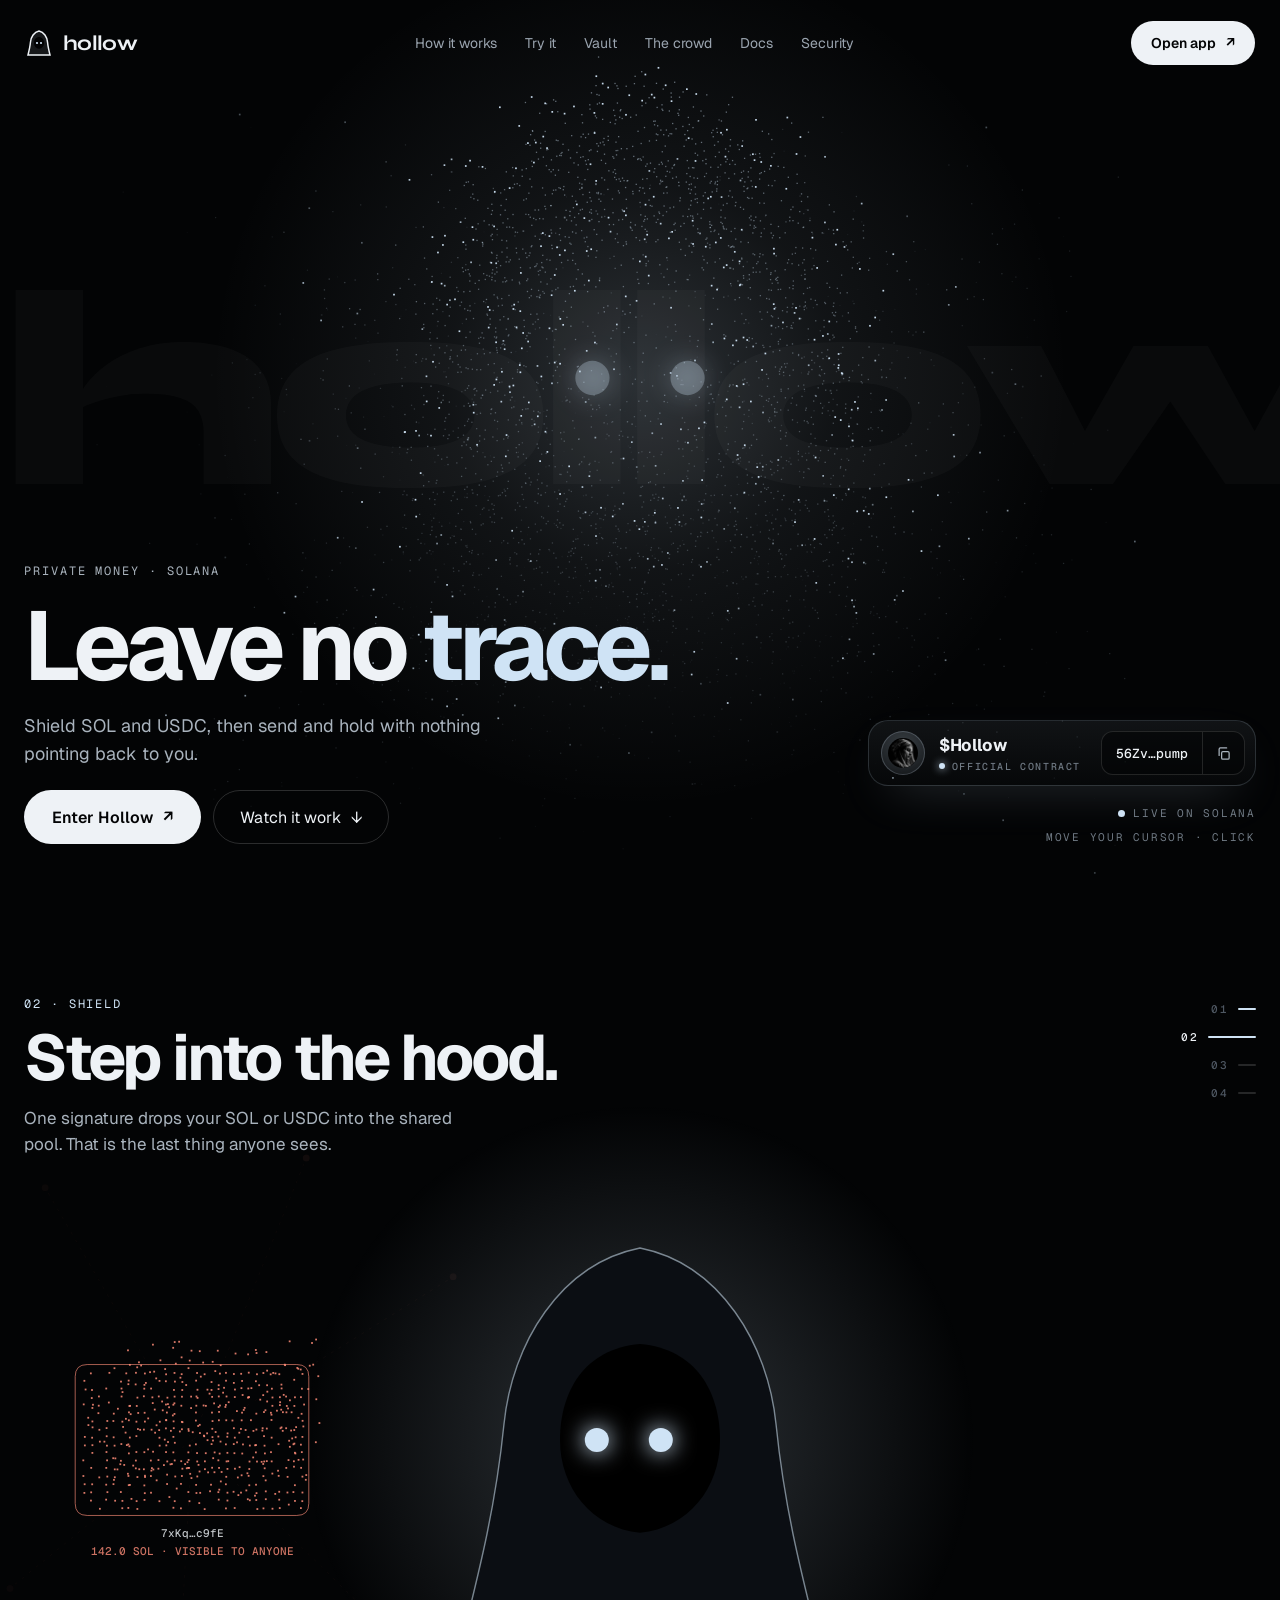
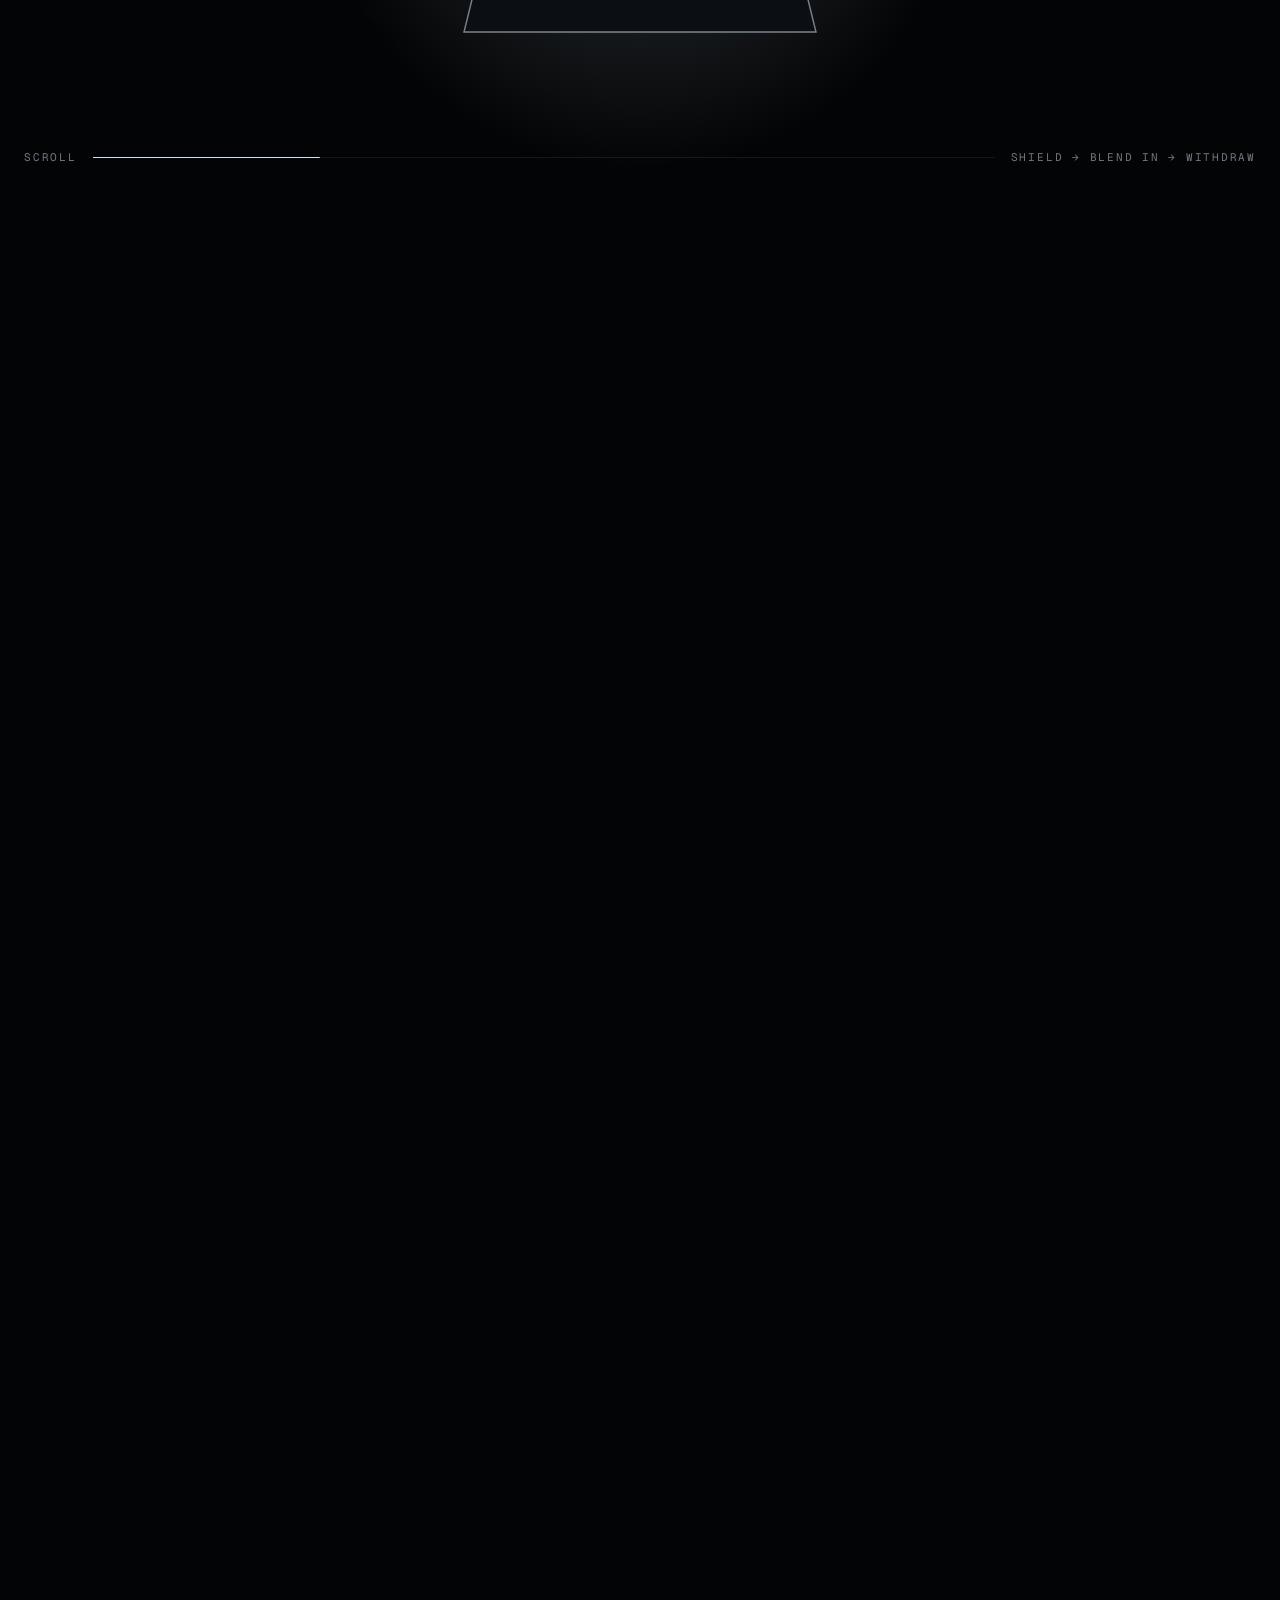
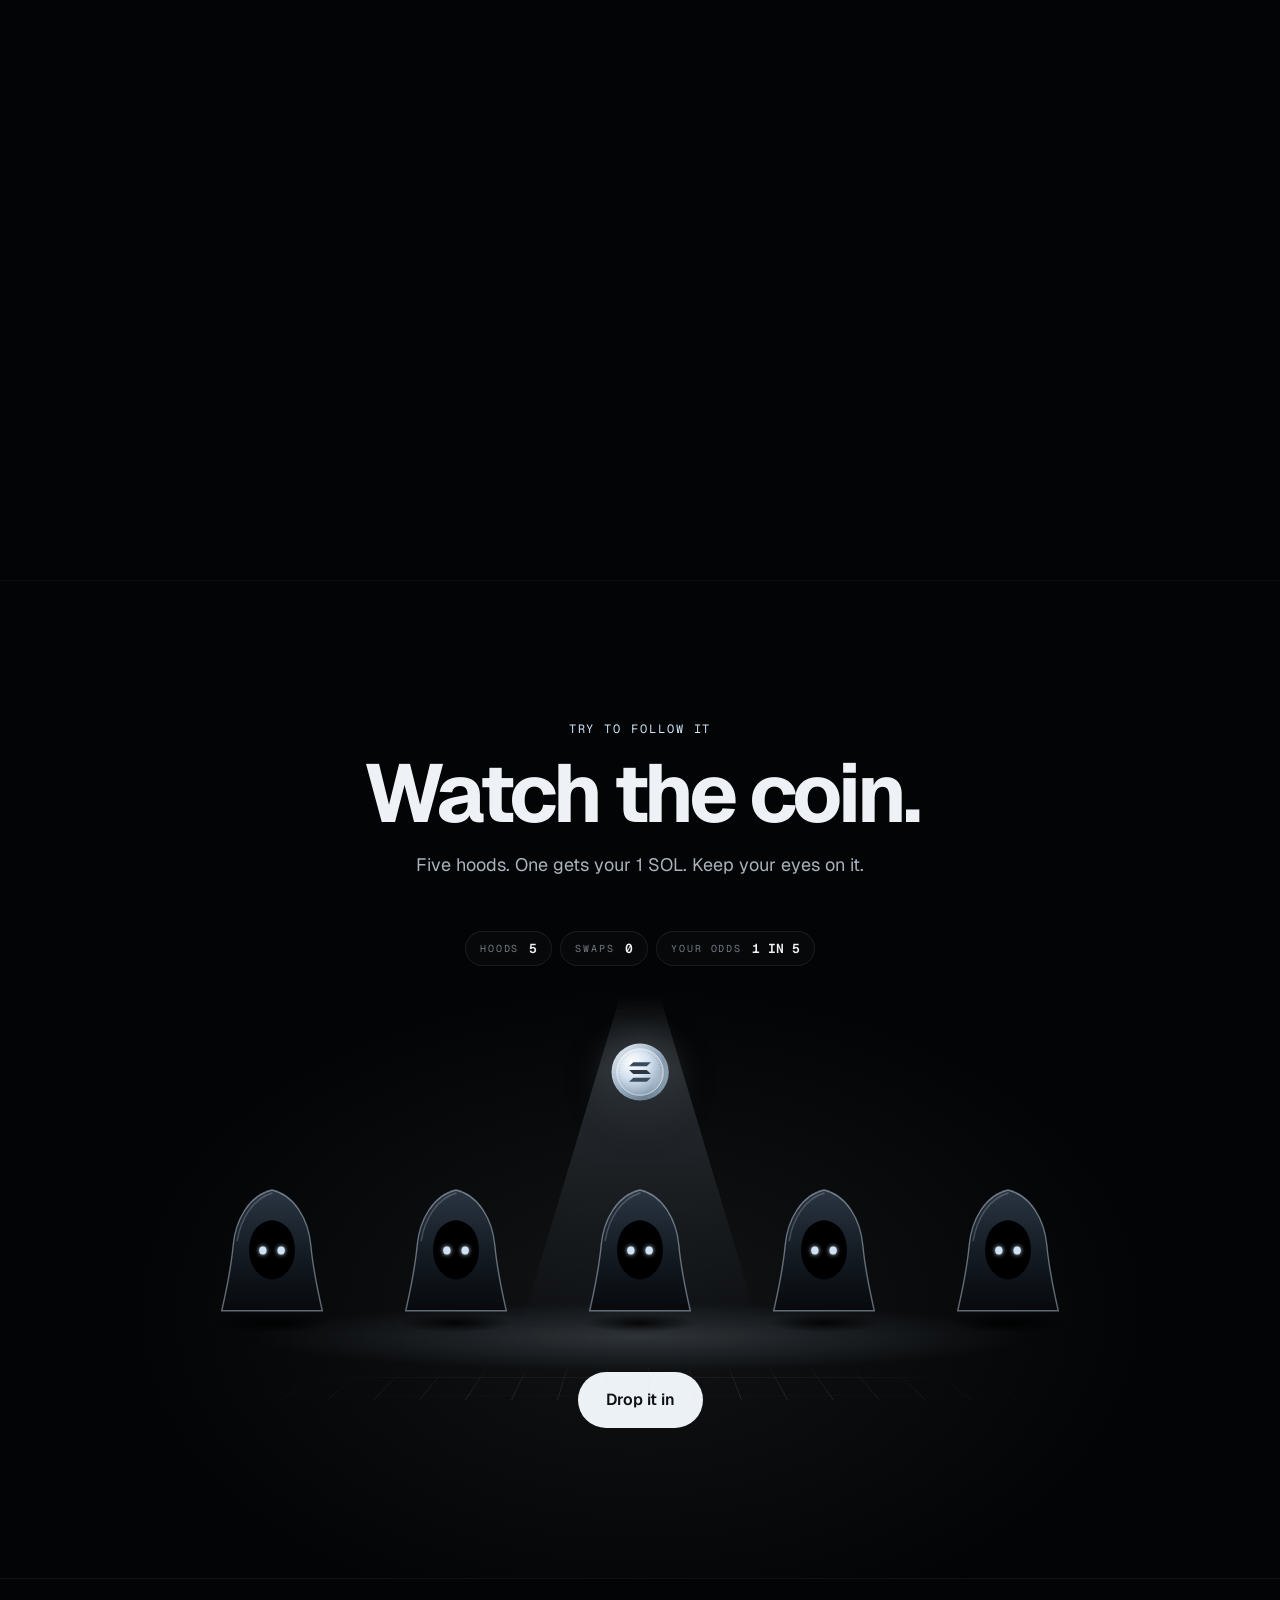
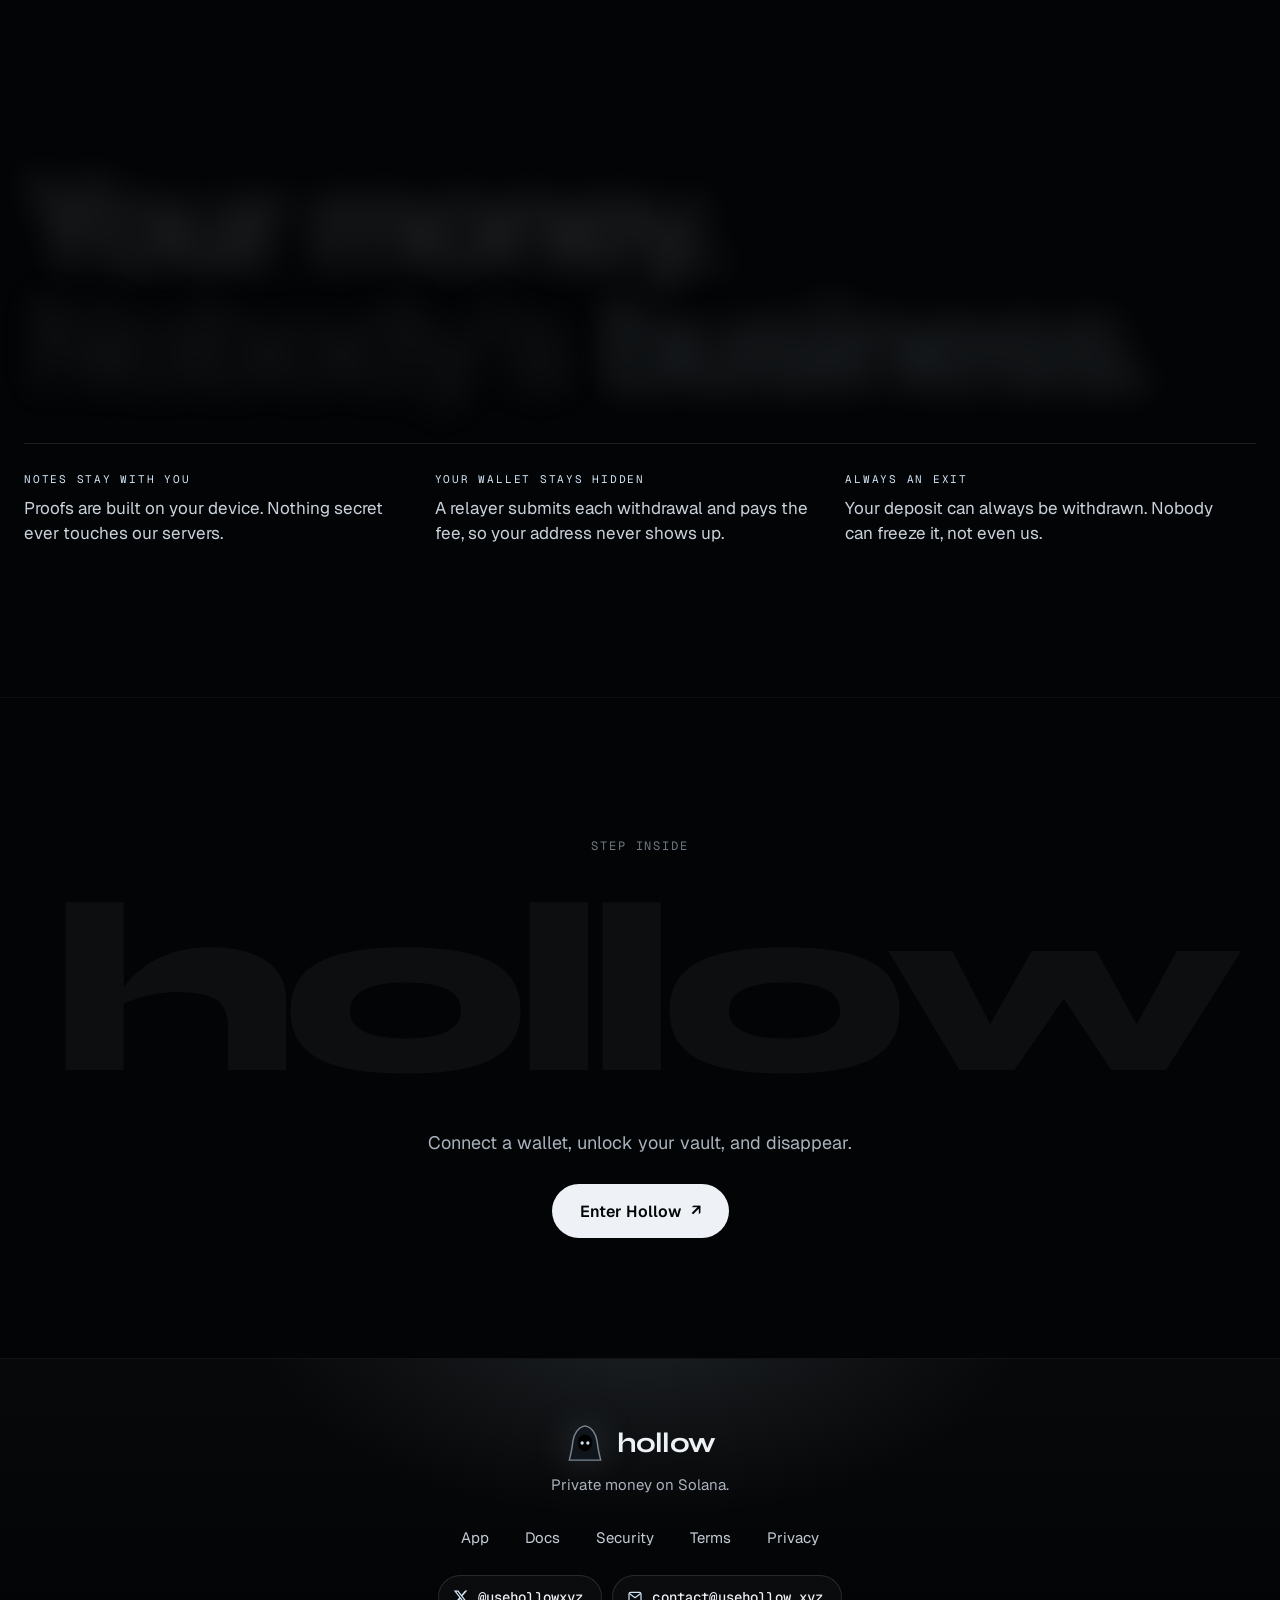
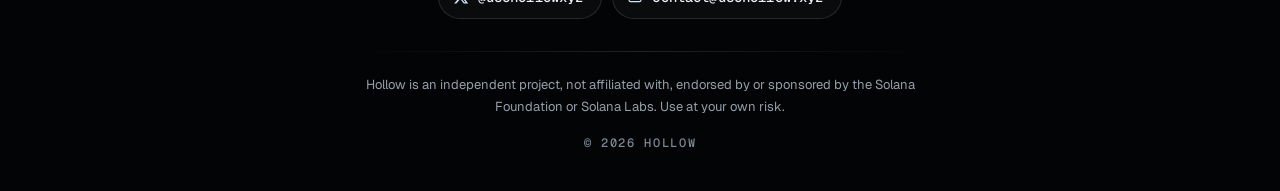
<file: source_page.html>
<!doctype html>
<html lang="en">
<head>
<meta charset="utf-8">
<meta name="viewport" content="width=device-width,initial-scale=1,viewport-fit=cover">
<title>Hollow · Private money on Solana</title>
<meta name="description" content="Shield SOL and USDC, then send and withdraw with nothing pointing back to you. Zero-knowledge private pools on Solana.">
<link rel="icon" href="/favicon.svg" type="image/svg+xml">
<link rel="apple-touch-icon" href="/apple-touch-icon.png">
<meta name="theme-color" content="#030405">
<link rel="canonical" href="https://www.usehollow.xyz/">
<meta property="og:type" content="website">
<meta property="og:site_name" content="Hollow">
<meta property="og:title" content="Hollow · Private money on Solana">
<meta property="og:description" content="Shield SOL and USDC, then send and withdraw with nothing pointing back to you. Zero-knowledge private pools on Solana.">
<meta property="og:url" content="https://www.usehollow.xyz/">
<meta property="og:image" content="https://www.usehollow.xyz/hollow-share.png">
<meta property="og:image:type" content="image/png">
<meta property="og:image:width" content="1200">
<meta property="og:image:height" content="630">
<meta property="og:image:alt" content="Hollow: Leave no trace. Private SOL and USDC on Solana.">
<meta name="twitter:card" content="summary_large_image">
<meta name="twitter:site" content="@usehollowxyz">
<meta name="twitter:title" content="Hollow · Private money on Solana">
<meta name="twitter:description" content="Shield SOL and USDC, then send and withdraw with nothing pointing back to you. Zero-knowledge private pools on Solana.">
<meta name="twitter:image" content="https://www.usehollow.xyz/hollow-share.png">

<link rel="preconnect" href="https://fonts.googleapis.com">
<link rel="preconnect" href="https://fonts.gstatic.com" crossorigin>
<link rel="stylesheet" href="https://fonts.googleapis.com/css2?family=Syne:wght@700;800&family=Geist:wght@400;500;600;700&family=Geist+Mono:wght@400;500&display=swap">
<style>
/* Layout: one cinematic scene per section — dust hood, pinned scroll story, shell game, statement, flashlight wordmark. */
:root{
  --bg:#030405;
  --ink:#EEF2F6;
  --soft:#A9B3BD;
  --dim:#6F7983;
  --line:rgba(255,255,255,.08);
  --accent:#CFE3F5;
  --hot:#FF8E7A;
  --warn:#E9C27A;
  --display:'Syne','Arial Black',system-ui,sans-serif;
  --headline:'Geist',ui-sans-serif,system-ui,-apple-system,'Segoe UI',sans-serif;
  --body:'Geist',ui-sans-serif,system-ui,-apple-system,'Segoe UI',sans-serif;
  --mono:'Geist Mono',ui-monospace,'SFMono-Regular',Menlo,Consolas,monospace;
  color-scheme:dark;
}
*{box-sizing:border-box}
[hidden]{display:none!important}
html{scroll-behavior:smooth}
body{margin:0;background:var(--bg);color:var(--ink);font-family:var(--body);-webkit-font-smoothing:antialiased;overflow-x:hidden}
a{color:var(--ink)}
:focus-visible{outline:2px solid var(--accent);outline-offset:3px;border-radius:8px}
h1,h2{text-wrap:balance}
.wrap{width:100%;max-width:1280px;margin:0 auto;padding-inline:24px}
.mono{font-family:var(--mono);font-size:12px;letter-spacing:.16em;text-transform:uppercase}

/* buttons */
.btn{display:inline-flex;align-items:center;gap:10px;min-height:54px;padding:0 28px;border-radius:999px;border:0;background:var(--ink);color:var(--bg);text-decoration:none;font:600 16px var(--body);cursor:pointer;transition:transform .3s cubic-bezier(.2,.7,.1,1),box-shadow .3s}
.btn:hover{transform:translateY(-2px) scale(1.02);box-shadow:0 0 0 6px rgba(207,227,245,.08),0 18px 50px -10px rgba(207,227,245,.5)}
.btn .arr{display:inline-block;transition:transform .3s}
.btn:hover .arr{transform:translate(3px,-3px)}
.ghost{display:inline-flex;align-items:center;gap:10px;min-height:54px;padding:0 26px;border-radius:999px;border:1px solid rgba(255,255,255,.16);color:var(--ink);text-decoration:none;font-size:16px;transition:background .25s,border-color .25s}
.ghost:hover{background:rgba(255,255,255,.06);border-color:rgba(255,255,255,.3)}



/* hero */
.hero{position:relative;height:100vh;height:100svh;min-height:640px;display:flex;flex-direction:column;justify-content:flex-end;overflow:hidden;cursor:crosshair}
.halo{position:absolute;left:50%;top:42%;width:980px;height:980px;max-width:none;border-radius:50%;background:radial-gradient(circle,rgba(207,227,245,.2) 0%,rgba(207,227,245,.07) 28%,transparent 62%);transform:translate(-50%,-50%);animation:breathe 6s ease-in-out infinite;pointer-events:none}
@keyframes breathe{0%,100%{opacity:.75;transform:translate(-50%,-50%) scale(1)}50%{opacity:1;transform:translate(-50%,-50%) scale(1.06)}}
.ghostword{position:absolute;left:0;right:0;top:28%;text-align:center;font:800 22vw/1 var(--display);letter-spacing:-.06em;color:rgba(255,255,255,.028);pointer-events:none;user-select:none;white-space:nowrap;animation:wm 2s ease both}
@keyframes wm{from{opacity:0;letter-spacing:.2em}to{opacity:1;letter-spacing:-.06em}}
.hero canvas,.stage canvas{position:absolute;inset:0;width:100%;height:100%;pointer-events:none}
.hero-copy{position:relative;display:flex;flex-wrap:wrap;align-items:flex-end;justify-content:space-between;gap:32px;padding-block:0 56px;pointer-events:none}
.hero-copy > *{pointer-events:auto}
.hero-main{flex:1 1 520px;min-width:0;display:flex;flex-direction:column;gap:22px}
.hero h1{margin:0;font:700 clamp(56px,7.6vw,124px)/.92 var(--headline);letter-spacing:-.055em}
.hero h1 em,.phase h2 em{font-style:normal;color:var(--accent)}
.hero p{margin:0;max-width:40ch;font-size:18px;line-height:1.55;color:var(--soft)}
.row{display:flex;flex-wrap:wrap;gap:12px}
.hero-side{display:flex;flex-direction:column;align-items:flex-end;gap:10px;color:var(--dim);font-size:11px}
.pulse{width:7px;height:7px;border-radius:50%;background:var(--accent);animation:pulse 1.8s ease-in-out infinite}
@keyframes pulse{0%,100%{opacity:1}50%{opacity:.3}}
.ca{display:flex;align-items:center;gap:14px;padding:10px 10px 10px 12px;margin-bottom:10px;border-radius:20px;border:1px solid rgba(207,227,245,.16);background:linear-gradient(180deg,rgba(207,227,245,.07),rgba(207,227,245,.02));-webkit-backdrop-filter:blur(14px);backdrop-filter:blur(14px);box-shadow:0 18px 50px -24px rgba(207,227,245,.35);text-transform:none;letter-spacing:0}
.ca-icon{flex:none;width:44px;height:44px;border-radius:50%;background:radial-gradient(circle at 50% 35%,rgba(207,227,245,.22),rgba(207,227,245,.04));box-shadow:inset 0 0 0 1px rgba(207,227,245,.22);display:grid;place-items:center}
.ca-icon img{width:30px;height:30px;border-radius:7px}
.ca-name{display:flex;flex-direction:column;gap:4px;margin-right:6px;min-width:0}
.ca-name strong{font:700 17px var(--body);color:var(--ink);letter-spacing:-.01em}
.ca-name small{display:inline-flex;white-space:nowrap;align-items:center;gap:7px;font:500 10px var(--mono);letter-spacing:.16em;text-transform:uppercase;color:var(--dim)}
.ca-name small i{width:6px;height:6px;border-radius:50%;background:var(--accent);box-shadow:0 0 8px var(--accent)}
.ca-addr{display:flex;margin-left:auto;flex:none;align-items:center;min-height:44px;border-radius:12px;border:1px solid rgba(255,255,255,.12);background:rgba(3,4,5,.55);cursor:pointer;transition:border-color .2s,background .2s}
.ca-addr:hover{border-color:rgba(207,227,245,.3);background:rgba(207,227,245,.05)}
.ca-addr code{padding:0 14px;white-space:nowrap;font:500 13px var(--mono);color:var(--ink)}
.ca-copy{display:grid;place-items:center;width:42px;align-self:stretch;border:0;border-left:1px solid rgba(255,255,255,.12);border-radius:0 12px 12px 0;background:none;color:var(--soft);cursor:pointer;transition:color .2s,background .2s}
.ca-copy:hover{color:var(--ink);background:rgba(255,255,255,.05)}
.ca-copy svg{width:15px;height:15px}
.ca-copy .ok,.ca.done .ca-copy .cp{display:none}
.ca.done .ca-copy .ok{display:block;color:var(--accent);animation:caPop .5s cubic-bezier(.3,1.7,.5,1)}
@keyframes caPop{from{opacity:0;transform:scale(.2) rotate(-25deg)}}
.ca-addr code{display:grid;justify-items:center;overflow:hidden}
.ca-addr code > span{grid-area:1/1;transition:opacity .25s,transform .35s cubic-bezier(.2,.7,.1,1)}
.ca-msg{opacity:0;transform:translateY(110%);color:var(--accent)}
.ca.done .ca-full{opacity:0;transform:translateY(-110%)}
.ca.done .ca-msg{opacity:1;transform:none}
.ca{position:relative;overflow:hidden}
.ca::after{content:"";position:absolute;inset:0;background:linear-gradient(100deg,transparent 35%,rgba(207,227,245,.24) 50%,transparent 65%);transform:translateX(-110%);pointer-events:none}
.ca.done::after{animation:caSweep .9s cubic-bezier(.3,.6,.2,1)}
.ca.done{animation:caGlow 1.4s ease-out}
@keyframes caSweep{to{transform:translateX(110%)}}
@keyframes caGlow{from{border-color:rgba(207,227,245,.75);box-shadow:0 0 0 4px rgba(207,227,245,.14),0 18px 60px -10px rgba(207,227,245,.7)}}
@media (prefers-reduced-motion:reduce){.ca.done,.ca.done::after,.ca.done .ca-copy .ok{animation:none}}
@media (max-width:400px){.ca{gap:8px;padding:8px 8px 8px 10px}.ca-icon{width:36px;height:36px}.ca-icon img{width:24px;height:24px}.ca-name{margin-right:0}.ca-name strong{font-size:15px}.ca-name small{font-size:9px;letter-spacing:.08em;gap:6px}.ca-addr{min-height:40px}.ca-addr code{padding:0 10px;font-size:12px}.ca-copy{width:36px}}
.rise{animation:rise .9s cubic-bezier(.2,.7,.1,1) both}
.rise.d1{animation-delay:.1s}.rise.d2{animation-delay:.2s}.rise.d3{animation-delay:.3s}.rise.d4{animation-delay:.4s}
@keyframes rise{from{opacity:0;transform:translateY(40px);filter:blur(10px)}to{opacity:1;transform:none;filter:none}}
.bob{display:inline-block;animation:bob 2.4s ease-in-out infinite}
@keyframes bob{0%,100%{transform:translateY(0)}50%{transform:translateY(6px)}}

/* story */
.story{position:relative;height:320vh;min-height:2400px}
.stage{position:sticky;top:env(safe-area-inset-top,0px);height:100vh;min-height:620px;max-height:980px;overflow:hidden}
.stage-top{position:relative;display:flex;justify-content:space-between;gap:24px;padding-block:96px 0}
.phases{position:relative;flex:1 1 auto;min-width:0;max-width:620px;height:260px}
.phase{position:absolute;inset:0;display:flex;flex-direction:column;gap:16px;opacity:0;transform:translateY(30px);filter:blur(8px);transition:opacity .7s ease,transform .9s cubic-bezier(.2,.7,.1,1),filter .7s ease}
.phase.is-past{transform:translateY(-30px)}
.phase.is-active{opacity:1;transform:none;filter:none}
.phase .mono{color:var(--accent)}
.phase[data-i="0"] .mono{color:var(--hot)}
.phase h2{margin:0;font:700 clamp(40px,5vw,76px)/.95 var(--headline);letter-spacing:-.05em}
.phase p{margin:0;max-width:40ch;font-size:17px;line-height:1.55;color:var(--soft)}
.rail{flex:none;display:flex;flex-direction:column;gap:14px;padding-top:6px}
.rail span{display:flex;align-items:center;justify-content:flex-end;gap:10px;font:500 11px var(--mono);letter-spacing:.12em;color:#4E5762;transition:color .4s}
.rail i{display:block;width:18px;height:2px;border-radius:2px;background:rgba(255,255,255,.14);transition:width .5s cubic-bezier(.2,.7,.1,1),background .4s}
.rail span.on{color:var(--ink)}
.rail span.on i{width:48px}
.rail span.done i,.rail span.on i{background:var(--accent)}
.progress{position:absolute;left:0;right:0;bottom:36px}
.progress .wrap{display:flex;align-items:center;gap:16px;color:var(--dim);font-size:11px}
.progress .track{flex:1 1 auto;height:1px;background:var(--line);overflow:hidden}
.progress .bar{display:block;height:100%;background:var(--accent);transform-origin:left;transform:scaleX(0)}
@media (max-width:640px){.rail{display:none}.stage-top{padding-block:84px 0}.hero-side{align-items:flex-start}}

/* game */
.game{position:relative;padding-block:140px 150px;border-top:1px solid rgba(255,255,255,.05);overflow:hidden}
.game::before{content:"";position:absolute;left:50%;top:38%;width:1100px;height:700px;transform:translateX(-50%);background:radial-gradient(closest-side,rgba(207,227,245,.07),transparent);pointer-events:none}
.game-head{position:relative;z-index:3;display:flex;flex-direction:column;align-items:center;text-align:center;gap:18px}
.game-head .mono{color:var(--accent)}
.game h2,.enter h2{margin:0;font:700 clamp(48px,6.4vw,96px)/.95 var(--headline);letter-spacing:-.055em}
.game-head p{margin:0;min-height:56px;max-width:46ch;font-size:18px;line-height:1.55;color:var(--soft);transition:color .3s}
.game-head p.reveal{color:var(--ink)}
.hud{position:relative;display:flex;justify-content:center;flex-wrap:wrap;gap:8px;margin-top:6px}
.hud span{display:inline-flex;align-items:center;gap:10px;padding:8px 14px;border-radius:999px;border:1px solid rgba(255,255,255,.08);background:rgba(255,255,255,.02);color:var(--dim);font-size:10px}
.hud b{font:600 13px var(--mono);letter-spacing:0;color:var(--ink);font-variant-numeric:tabular-nums}
.table{position:relative;max-width:920px;height:360px;margin:34px auto 0}
.floor{position:absolute;left:-4%;right:-4%;bottom:-40px;height:150px;perspective:600px;pointer-events:none}
.floor::before{content:"";position:absolute;inset:0;transform:rotateX(72deg);transform-origin:50% 100%;
  background-image:linear-gradient(rgba(207,227,245,.10) 1px,transparent 1px),linear-gradient(90deg,rgba(207,227,245,.10) 1px,transparent 1px);background-size:46px 46px;
  -webkit-mask-image:radial-gradient(ellipse 60% 90% at 50% 100%,#000 30%,transparent 75%);mask-image:radial-gradient(ellipse 60% 90% at 50% 100%,#000 30%,transparent 75%)}
.floor::after{content:"";position:absolute;left:10%;right:10%;bottom:28px;height:70px;border-radius:50%;background:radial-gradient(closest-side,rgba(207,227,245,.16),transparent)}
.spot{position:absolute;top:-6px;bottom:30px;width:240px;margin-left:-120px;pointer-events:none;opacity:1;-webkit-mask-image:linear-gradient(180deg,transparent,#000 22%);mask-image:linear-gradient(180deg,transparent,#000 22%);
  background:linear-gradient(180deg,rgba(207,227,245,.22),rgba(207,227,245,.05) 70%,transparent);clip-path:polygon(42% 0,58% 0,100% 100%,0 100%);
  filter:blur(6px);transition:left .5s cubic-bezier(.2,.7,.1,1),opacity .6s ease,width .6s ease,margin .6s ease}
.spot.off{opacity:0}
.spot.flood{left:50%!important;width:100%;margin-left:-50%;opacity:.7}
.hood{position:absolute;bottom:36px;width:20%;height:250px;display:flex;justify-content:center;transition:left .3s cubic-bezier(.5,0,.3,1)}
.hood.hop button{animation:hop .3s ease}
@keyframes hop{50%{transform:translateY(-22px) rotate(-3deg)}}
.hood .shadow{position:absolute;bottom:-8px;left:50%;width:110px;height:18px;margin-left:-55px;border-radius:50%;background:radial-gradient(closest-side,rgba(0,0,0,.85),transparent);transition:transform .5s cubic-bezier(.2,.7,.1,1),opacity .5s}
.hood.lifted .shadow{transform:scale(.6);opacity:.5}
.coin{position:absolute;bottom:18px;left:50%;width:58px;height:58px;margin-left:-29px;opacity:0;z-index:1;transition:transform .7s cubic-bezier(.3,1.4,.5,1),opacity .4s;filter:drop-shadow(0 8px 18px rgba(0,0,0,.6)) drop-shadow(0 0 16px rgba(207,227,245,.25))}
.coin svg{width:100%;height:100%;display:block}
.coin .spin{position:relative;width:100%;height:100%;border-radius:50%;overflow:hidden;animation:spin 3.2s linear infinite}
@keyframes spin{0%{transform:rotateY(0)}50%{transform:rotateY(180deg)}100%{transform:rotateY(360deg)}}
.coin .spin::after{content:"";position:absolute;inset:0;border-radius:50%;background:linear-gradient(115deg,transparent 35%,rgba(255,255,255,.6) 50%,transparent 65%);background-size:250% 100%;animation:shine 2.4s ease-in-out infinite;mix-blend-mode:overlay}
@keyframes shine{from{background-position:150% 0}to{background-position:-50% 0}}
.coin-label{position:absolute;left:50%;bottom:-24px;transform:translateX(-50%);font:600 10px var(--mono);letter-spacing:.12em;color:var(--accent);white-space:nowrap;opacity:0;transition:opacity .4s .3s}
.revealed .coin-label{opacity:1}
.revealed .coin .spin{animation:pop .6s cubic-bezier(.3,1.6,.5,1) backwards,spin 3.2s .6s linear infinite}
@keyframes pop{from{transform:scale(.3)}}
.hood button{position:absolute;bottom:0;width:min(128px,92%);aspect-ratio:120/132;height:auto;padding:0;border:0;background:transparent;z-index:2;transition:transform .55s cubic-bezier(.2,.7,.1,1),filter .3s}
.hood button:not([disabled]){cursor:pointer}
.hood button:not([disabled]):hover{transform:translateY(-10px);filter:drop-shadow(0 0 22px rgba(207,227,245,.5))}
.hood svg{width:100%;height:100%;overflow:visible}
.hood .eye{transition:opacity .3s}
.hood.picked .cloak{stroke:#CFE3F5;stroke-width:.5}
@media (max-width:640px){.coin{width:44px;height:44px;margin-left:-22px}.hood .shadow{width:70px;margin-left:-35px}.table{height:300px}.hud span{padding:6px 10px}}
.game-cta{display:flex;justify-content:center;min-height:56px;margin-top:12px}

/* statement */
.clean{padding-block:150px;border-top:1px solid rgba(255,255,255,.05)}
.clean .wrap{display:flex;flex-direction:column;gap:72px}
.big{margin:0;font:700 clamp(40px,10.5vw,168px)/.9 var(--body);letter-spacing:-.065em;display:flex;flex-wrap:wrap;gap:0 .22em}
.big .n{color:var(--dim)}.big .a{color:var(--accent)}
.big span{display:inline-block;will-change:filter,opacity,transform}
.points{display:flex;flex-wrap:wrap;border-top:1px solid rgba(255,255,255,.1)}
.points div{flex:1 1 280px;min-width:0;padding:28px 28px 0 0;display:flex;flex-direction:column;gap:10px}
.points .mono{font-size:11px;color:var(--accent)}
.points p{margin:0;font-size:17px;line-height:1.5;color:#C9D2DB}
@supports (animation-timeline: view()){
  .slide{animation:slide linear both;animation-timeline:view();animation-range:entry 0% cover 30%}
}
@keyframes word{from{opacity:.25;filter:blur(12px);transform:translateY(30px)}to{opacity:1;filter:none;transform:none}}
@keyframes slide{from{opacity:.2;transform:translateY(60px)}to{opacity:1;transform:none}}

/* enter */
.enter{position:relative;padding-block:140px 120px;border-top:1px solid rgba(255,255,255,.05);overflow:hidden;display:flex;flex-direction:column;align-items:center;text-align:center;gap:28px}
.enter .mono{color:var(--dim)}
.flashbox{position:relative;width:100%}
.flashbox div{font:800 19vw/.9 var(--display);letter-spacing:-.06em;user-select:none}
.flashbox .base{color:rgba(255,255,255,.045)}
.flashbox .lit{position:absolute;inset:0;color:var(--accent);-webkit-mask-image:radial-gradient(circle 220px at var(--cx,-999px) var(--cy,-999px),#000 0%,rgba(0,0,0,.4) 50%,transparent 100%);mask-image:radial-gradient(circle 220px at var(--cx,-999px) var(--cy,-999px),#000 0%,rgba(0,0,0,.4) 50%,transparent 100%)}
.enter p{margin:0;max-width:40ch;font-size:18px;line-height:1.55;color:var(--soft)}
.sr{position:absolute;width:1px;height:1px;overflow:hidden;clip:rect(0 0 0 0);white-space:nowrap}

body:not(.ready) .rise,body:not(.ready) .ghostword{animation-play-state:paused}

@media (prefers-reduced-motion:reduce){
  .halo,.ghostword,.pulse,.rise,.bob,.slide,.coin .spin,.coin .spin::after,.hood.hop button{animation:none}
  .phase,.hood,.coin,.hood button{transition:none}
}
</style>
  <script type="module" crossorigin src="/assets/hosts-Dhq3J-lZ.js"></script>
  <script type="module" crossorigin src="/assets/site-nav-CTcSYDIB.js"></script>
  <link rel="stylesheet" crossorigin href="/assets/hosts-DyUKjrHR.css">
  <link rel="stylesheet" crossorigin href="/assets/site-nav-CgcRjVws.css">
  <link rel="stylesheet" crossorigin href="/assets/loader-LzncGZh9.css">
</head>
<body>
<div class="loader" id="loader" aria-hidden="true">
  <div class="loader-inner">
    <svg viewBox="0 0 28 28">
      <path class="lh-fill" d="M14 2 C9 3 6 8 5.5 13 C5 18 4 22 3 26 L25 26 C24 22 23 18 22.5 13 C22 8 19 3 14 2 Z"/>
      <path class="lh-outer" d="M14 2 C9 3 6 8 5.5 13 C5 18 4 22 3 26 L25 26 C24 22 23 18 22.5 13 C22 8 19 3 14 2 Z"/>
      <path class="lh-void" d="M14 8 C10.5 8.3 9 11 9 14 C9 17 11 19.5 14 19.8 C17 19.5 19 17 19 14 C19 11 17.5 8.3 14 8 Z"/>
      <circle class="lh-eye" cx="12" cy="14" r="1.1"/><circle class="lh-eye" cx="16" cy="14" r="1.1"/>
    </svg>
    <div class="loader-word">hollow</div>
    <div class="loader-bar"><span></span></div>
    <div class="loader-status">Entering the dark</div>
  </div>
</div>
<script>
(() => {
  // The intro plays once when you first enter (per tab). Reloads and pages you open
  // afterwards in the same visit skip it. Pages that load data first set <html data-wait-app>
  // and call window.hollowLoaded() when ready.
  const el = document.getElementById('loader');
  const finish = () => { document.body.classList.add('ready'); document.dispatchEvent(new Event('hollow:ready')); };
  let seen = false;
  try { seen = sessionStorage.getItem('hollow-seen') === '1'; sessionStorage.setItem('hollow-seen', '1'); } catch (e) {}
  if (seen) { el.remove(); window.hollowLoaded = () => {}; finish(); return; }
  const bar = el.querySelector('.loader-bar span');
  const reduce = window.matchMedia && matchMedia('(prefers-reduced-motion: reduce)').matches;
  const min = reduce ? 0 : 850;
  const start = performance.now();
  let p = 0, pending = 'waitApp' in document.documentElement.dataset ? 2 : 1, done = false;
  const tick = setInterval(() => { p += (0.92 - p) * 0.1; bar.style.setProperty('--p', p.toFixed(3)); }, 80);
  window.hollowLoaded = () => {
    if (done || --pending > 0) return;
    done = true;
    setTimeout(() => {
      clearInterval(tick);
      bar.style.setProperty('--p', '1');
      setTimeout(() => { el.classList.add('out'); finish(); setTimeout(() => el.remove(), 700); }, 120);
    }, Math.max(0, min - (performance.now() - start)));
  };
  addEventListener('load', () => window.hollowLoaded());
})();
</script>


<header class="nav" id="siteNav">
  <div class="navbar">
    <a class="brand" href="/" aria-label="Hollow home">
      <svg width="28" height="28" viewBox="0 0 28 28" fill="none" aria-hidden="true">
        <path d="M14 2 C9 3 6 8 5.5 13 C5 18 4 22 3 26 L25 26 C24 22 23 18 22.5 13 C22 8 19 3 14 2 Z" fill="#16181A" stroke="#EEF2F6" stroke-width="1.5"/>
        <path d="M14 8 C10.5 8.3 9 11 9 14 C9 17 11 19.5 14 19.8 C17 19.5 19 17 19 14 C19 11 17.5 8.3 14 8 Z" fill="#020203"/>
        <circle cx="12" cy="14" r="1.1" fill="#CFE3F5"/><circle cx="16" cy="14" r="1.1" fill="#CFE3F5"/>
      </svg>
      <span>hollow</span>
    </a>
    <nav class="navlinks" aria-label="Main">
      <a href="#story">How it works</a>
      <a href="#game">Try it</a>
      <a href="/app.html#vault" data-app="#vault">Vault</a>
      <a href="/app.html#crowd" data-app="#crowd">The crowd</a>
      <a href="/docs.html">Docs</a>
      <a href="/docs.html#security">Security</a>
    </nav>
    <div class="nav-cta">
      <a class="btn" href="/app.html" data-app="">Open app <span class="arr">↗</span></a>
      <button type="button" class="menu-btn" aria-expanded="false" aria-controls="mobileMenu" aria-label="Open menu">
        <svg viewBox="0 0 24 24" fill="none" stroke="currentColor" stroke-width="1.8" aria-hidden="true"><path d="M4 7h16M4 12h16M4 17h16"/></svg>
      </button>
    </div>
  </div>
  <nav class="mobile-menu" id="mobileMenu" aria-label="Menu" hidden>
    <a href="#story">How it works</a>
    <a href="#game">Try it</a>
    <a href="/app.html#vault" data-app="#vault">Vault</a>
    <a href="/app.html#crowd" data-app="#crowd">The crowd</a>
    <a href="/docs.html">Docs</a>
    <a href="/docs.html#security">Security</a>
  </nav>
</header>

<main>
  <section class="hero" id="top">
    <div class="halo" aria-hidden="true"></div>
    <div class="ghostword" aria-hidden="true">hollow</div>
    <canvas id="heroCanvas" aria-hidden="true"></canvas>
    <div class="wrap hero-copy">
      <div class="hero-main">
        <span class="mono rise d1" style="color:var(--soft)">Private money · Solana</span>
        <h1 class="rise d2">Leave no <em>trace.</em></h1>
        <p class="rise d3">Shield SOL and USDC, then send and hold with nothing pointing back to you.</p>
        <div class="row rise d4">
          <a class="btn" href="/app.html" data-app="">Enter Hollow <span class="arr">↗</span></a>
          <a class="ghost" href="#story">Watch it work <span class="bob">↓</span></a>
        </div>
      </div>
      <div class="hero-side mono rise d4">
        <div class="ca">
          <span class="ca-icon" aria-hidden="true"><img src="/favicon.svg" alt=""></span>
          <span class="ca-name"><strong>$Hollow</strong><small><i></i>Official contract</small></span>
          <span class="ca-addr">
            <code id="caAddr" data-ca="56ZvMBiCBZQBhwTBdGwrp53mMnofRWqUKkPoLHDLpump" title="56ZvMBiCBZQBhwTBdGwrp53mMnofRWqUKkPoLHDLpump"><span class="ca-full">56Zv…pump</span><span class="ca-msg" aria-hidden="true">Copied!</span></code>
            <button class="ca-copy" id="caCopy" type="button" aria-label="Copy contract address">
              <svg class="cp" viewBox="0 0 24 24" fill="none" stroke="currentColor" stroke-width="2" stroke-linecap="round" stroke-linejoin="round" aria-hidden="true"><rect x="9" y="9" width="12" height="12" rx="2"/><path d="M5 15V5a2 2 0 0 1 2-2h10"/></svg>
              <svg class="ok" viewBox="0 0 24 24" fill="none" stroke="currentColor" stroke-width="2.4" stroke-linecap="round" stroke-linejoin="round" aria-hidden="true"><path d="M5 12.5l4.5 4.5L19 7.5"/></svg>
            </button>
          </span>
        </div>
        <span style="display:inline-flex;align-items:center;gap:8px"><span class="pulse"></span><span>Live on Solana</span></span>
        <span>Move your cursor · click</span>
      </div>
    </div>
  </section>

  <section class="story" id="story" aria-label="How Hollow works">
    <div class="stage" id="stage">
      <canvas id="storyCanvas" aria-hidden="true"></canvas>
      <div class="wrap stage-top">
        <div class="phases">
          <div class="phase is-active" data-i="0">
            <span class="mono">01 · Exposed</span>
            <h2>Your wallet is glass.</h2>
            <p>On Solana anyone can watch what you hold and who you pay.</p>
          </div>
          <div class="phase" data-i="1">
            <span class="mono">02 · Shield</span>
            <h2>Step into the hood.</h2>
            <p>One signature drops your SOL or USDC into the shared pool. That is the last thing anyone sees.</p>
          </div>
          <div class="phase" data-i="2">
            <span class="mono">03 · Blend in</span>
            <h2>Inside, you're noise.</h2>
            <p>Your coins swirl with everyone else's. Nobody can tell which ones are yours. Not even us.</p>
          </div>
          <div class="phase" data-i="3">
            <span class="mono">04 · Withdraw</span>
            <h2>Come out anywhere.</h2>
            <p>Withdraw to a fresh address. Nothing ties it back to where you started.</p>
          </div>
        </div>
        <div class="rail" aria-hidden="true">
          <span class="on">01<i></i></span><span>02<i></i></span><span>03<i></i></span><span>04<i></i></span>
        </div>
      </div>
      <div class="progress" aria-hidden="true">
        <div class="wrap mono"><span id="modeLabel">Scroll</span><span class="track"><span class="bar" id="bar"></span></span><span>Shield → Blend in → Withdraw</span></div>
      </div>
    </div>
  </section>

  <section class="game" id="game">
    <div class="wrap">
      <div class="game-head slide">
        <span class="mono">Try to follow it</span>
        <h2>Watch the coin.</h2>
        <p id="shellMsg" aria-live="polite">Five hoods. One gets your 1 SOL. Keep your eyes on it.</p>
        <div class="hud mono" aria-hidden="true"><span>Hoods <b>5</b></span><span>Swaps <b id="swapCount">0</b></span><span>Your odds <b id="oddsText">1 in 5</b></span></div>
      </div>
      <div class="table" id="table">
        <svg width="0" height="0" style="position:absolute" aria-hidden="true" focusable="false">
          <defs>
            <linearGradient id="hg-cloak" x1="0" y1="0" x2="0" y2="1"><stop offset="0" stop-color="#2A3542"/><stop offset=".55" stop-color="#131A22"/><stop offset="1" stop-color="#07090C"/></linearGradient>
            <radialGradient id="cg-face" cx=".35" cy=".3" r=".8"><stop offset="0" stop-color="#FFFFFF"/><stop offset=".45" stop-color="#D3E1EE"/><stop offset="1" stop-color="#7F95AB"/></radialGradient>
            <linearGradient id="cg-rim" x1="0" y1="0" x2="1" y2="1"><stop offset="0" stop-color="#F2F7FC"/><stop offset=".5" stop-color="#93A8BD"/><stop offset="1" stop-color="#4D6074"/></linearGradient>
            <filter id="hg-glow" x="-200%" y="-200%" width="500%" height="500%"><feGaussianBlur stdDeviation=".45" result="b"/><feMerge><feMergeNode in="b"/><feMergeNode in="SourceGraphic"/></feMerge></filter>
          </defs>
        </svg>
        <div class="floor" aria-hidden="true"></div>
        <div class="spot" id="spot" aria-hidden="true"></div>
      </div>
      <div class="game-cta"><button type="button" class="btn" id="shellBtn">Drop it in</button></div>
    </div>
  </section>

  <section class="clean" id="clean">
    <div class="wrap">
      <h2 class="big"><span>Your money.</span><span class="n">Nobody's</span><span class="a">business.</span></h2>
      <div class="points slide">
        <div><span class="mono">Notes stay with you</span><p>Proofs are built on your device. Nothing secret ever touches our servers.</p></div>
        <div><span class="mono">Your wallet stays hidden</span><p>A relayer submits each withdrawal and pays the fee, so your address never shows up.</p></div>
        <div><span class="mono">Always an exit</span><p>Your deposit can always be withdrawn. Nobody can freeze it, not even us.</p></div>
      </div>
    </div>
  </section>

  <section class="enter" id="enter">
    <span class="mono">Step inside</span>
    <div class="flashbox" id="flashbox">
      <div class="base" aria-hidden="true">hollow</div>
      <div class="lit" aria-hidden="true">hollow</div>
      <span class="sr">Hollow</span>
    </div>
    <p>Connect a wallet, unlock your vault, and disappear.</p>
    <a class="btn" href="/app.html" data-app="">Enter Hollow <span class="arr">↗</span></a>
  </section>
</main>

<footer class="site-foot">
  <div class="sf-glow" aria-hidden="true"></div>
  <div class="sf-in">
    <a class="sf-brand" href="/" data-site="/" aria-label="Hollow home">
      <svg width="40" height="40" viewBox="0 0 28 28" fill="none" aria-hidden="true">
        <path d="M14 2 C9 3 6 8 5.5 13 C5 18 4 22 3 26 L25 26 C24 22 23 18 22.5 13 C22 8 19 3 14 2 Z" fill="#10151C" stroke="rgba(207,227,245,.55)" stroke-width="1"/>
        <path d="M14 8 C10.5 8.3 9 11 9 14 C9 17 11 19.5 14 19.8 C17 19.5 19 17 19 14 C19 11 17.5 8.3 14 8 Z" fill="#000"/>
        <circle cx="12" cy="14" r="1.15" fill="#CFE3F5"/><circle cx="16" cy="14" r="1.15" fill="#CFE3F5"/>
      </svg>
      <span>hollow</span>
    </a>
    <p class="sf-tag">Private money on Solana.</p>
    <nav class="sf-links" aria-label="Footer">
      <a href="/app.html" data-app="">App</a>
      <a href="/docs.html" data-site="/docs.html">Docs</a>
      <a href="/docs.html#security" data-site="/docs.html#security">Security</a>
      <a href="/terms" data-site="/terms">Terms</a>
      <a href="/privacy" data-site="/privacy">Privacy</a>
    </nav>
    <div class="sf-social">
      <a class="sf-chip" href="https://x.com/usehollowxyz" target="_blank" rel="noopener" aria-label="Hollow on X (@usehollowxyz)">
        <svg viewBox="0 0 24 24" fill="currentColor" aria-hidden="true"><path d="M18.244 2.25h3.308l-7.227 8.26 8.502 11.24H16.17l-5.214-6.817L4.99 21.75H1.68l7.73-8.835L1.254 2.25H8.08l4.713 6.231zm-1.161 17.52h1.833L7.084 4.126H5.117z"/></svg>
        <span>@usehollowxyz</span>
      </a>
      <a class="sf-chip" href="mailto:contact@usehollow.xyz" aria-label="Email contact@usehollow.xyz">
        <svg viewBox="0 0 24 24" fill="none" stroke="currentColor" stroke-width="1.8" stroke-linecap="round" stroke-linejoin="round" aria-hidden="true"><rect x="3" y="5" width="18" height="14" rx="2.5"/><path d="M4 7l8 6 8-6"/></svg>
        <span>contact@usehollow.xyz</span>
      </a>
    </div>
    <div class="sf-rule" aria-hidden="true"></div>
    <p class="sf-legal">Hollow is an independent project, not affiliated with, endorsed by or sponsored by the Solana Foundation or Solana Labs. Use at your own risk.</p>
    <p class="sf-copy">© 2026 Hollow</p>
  </div>
</footer>

<script>
(() => {
  const btn = document.getElementById('caCopy');
  const card = btn.closest('.ca');
  const addr = document.getElementById('caAddr').dataset.ca;
  let t;
  // The whole address chip copies, not just the icon button.
  btn.closest('.ca-addr').addEventListener('click', async () => {
    try { await navigator.clipboard.writeText(addr); } catch {
      // Clipboard API refused (no focus or permission): fall back to a hidden textarea.
      const ta = Object.assign(document.createElement('textarea'), { value: addr });
      ta.style.cssText = 'position:fixed;opacity:0';
      document.body.append(ta);
      ta.select();
      const ok = document.execCommand('copy');
      ta.remove();
      if (!ok) return;
    }
    // Re-adding the class restarts the sweep and glow on repeat clicks.
    card.classList.remove('done');
    void card.offsetWidth;
    card.classList.add('done');
    btn.setAttribute('aria-label', 'Copied');
    // The hero hood reacts too (see the hero script).
    document.dispatchEvent(new CustomEvent('hollow:copied', { detail: btn.getBoundingClientRect() }));
    clearTimeout(t);
    t = setTimeout(() => { card.classList.remove('done'); btn.setAttribute('aria-label', 'Copy contract address'); }, 1800);
  });
})();
</script>
<script>
(() => {
  const HOOD ='M14 2 C9 3 6 8 5.5 13 C5 18 4 22 3 26 L25 26 C24 22 23 18 22.5 13 C22 8 19 3 14 2 Z';
  const VOID = 'M14 8 C10.5 8.3 9 11 9 14 C9 17 11 19.5 14 19.8 C17 19.5 19 17 19 14 C19 11 17.5 8.3 14 8 Z';
  const ACC = [207, 227, 245];
  const accRGB = 'rgb(' + ACC.join(',') + ')';
  const accA = (a) => 'rgba(' + ACC.join(',') + ',' + a + ')';
  const HOT = '#FF8E7A';
  const reduce = window.matchMedia && matchMedia('(prefers-reduced-motion: reduce)').matches;
  const clamp = (v) => Math.max(0, Math.min(1, v));
  const ease = (v) => v < 0.5 ? 4 * v * v * v : 1 - Math.pow(-2 * v + 2, 3) / 2;
  const DPR = () => Math.min(window.devicePixelRatio || 1, 2);
  const visible = (el) => { const r = el.getBoundingClientRect(); return r.bottom > -50 && r.top < innerHeight + 50; };
  let t0 = performance.now();
  document.addEventListener('hollow:ready', () => { t0 = performance.now(); });

  /* ---------------- hero: a hood made of dust ---------------- */
  const hero = document.getElementById('top');
  const hcv = document.getElementById('heroCanvas');
  const hctx = hcv.getContext('2d');
  const mouse = { x: -9999, y: -9999, lx: 0, ly: 0 };
  let hw = 0, hh = 0, hH = 0, hcx = 0, hcy = 0, hp = null, flareAt = -1e9, copyAt = -1e9;
  // Copying the contract address sends a stream of sparks from the card into the hood,
  // which hops and smiles (^ ^) as they land.
  const sparks = [];

  function hoodPoints() {
    const S = 300, k = S / 28;
    const oc = document.createElement('canvas'); oc.width = S; oc.height = S;
    const c = oc.getContext('2d');
    const outer = new Path2D(HOOD), inner = new Path2D(VOID);
    c.setTransform(k, 0, 0, k, 0, 0);
    c.fillStyle = '#fff'; c.fill(outer);
    c.globalCompositeOperation = 'destination-out'; c.fill(inner);
    const fill = c.getImageData(0, 0, S, S).data;
    c.globalCompositeOperation = 'source-over';
    c.setTransform(1, 0, 0, 1, 0, 0); c.clearRect(0, 0, S, S); c.setTransform(k, 0, 0, k, 0, 0);
    c.lineWidth = 1.8 / k; c.strokeStyle = '#fff'; c.stroke(outer); c.stroke(inner);
    const rim = c.getImageData(0, 0, S, S).data;
    const pts = [];
    for (let y = 0; y < S; y += 3) for (let x = 0; x < S; x += 3)
      if (fill[(y * S + x) * 4 + 3] > 128) pts.push({ nx: (x + Math.random() * 2.5) / S, ny: (y + Math.random() * 2.5) / S, rim: false });
    for (let y = 0; y < S; y += 2) for (let x = 0; x < S; x += 2)
      if (rim[(y * S + x) * 4 + 3] > 90 && Math.random() < 0.75) pts.push({ nx: x / S, ny: y / S, rim: true });
    return pts;
  }
  const PTS = hoodPoints();

  function sizeHero() {
    const r = hcv.getBoundingClientRect(), d = DPR();
    hcv.width = Math.max(1, r.width * d); hcv.height = Math.max(1, r.height * d);
    hctx.setTransform(d, 0, 0, d, 0, 0);
    hw = r.width; hh = r.height;
    hcx = hw * 0.5;
    if (hw < 700) { hH = Math.min(hw * 0.86, 360); hcy = 84 + hH / 2; }
    else { hH = Math.min(700, hh * 0.74, hw * 0.95); hcy = hh * 0.42; }
    const old = hp;
    hp = PTS.map((q, i) => {
      const prev = old && old[i];
      return {
        hx: hcx + (q.nx - 0.5) * hH, hy: hcy + (q.ny - 0.5) * hH,
        x: prev ? prev.x : Math.random() * hw, y: prev ? prev.y : Math.random() * hh,
        vx: 0, vy: 0, rim: q.rim, ny: q.ny, ph: Math.random() * 6.283,
        d: reduce ? 0 : 0.2 + Math.random() * 0.9 + q.ny * 0.7, smoke: q.ny > 0.8
      };
    });
  }

  function drawHero(t) {
    if (!hp || !visible(hcv)) return;
    hctx.clearRect(0, 0, hw, hh);
    hctx.fillStyle = accRGB;
    const R = 120, R2 = R * R;
    const since = (performance.now() - flareAt) / 1000;
    const scatter = since < 0.6 ? 0.04 : since < 1.6 ? 0.04 + 0.96 * ((since - 0.6) / 1.0) : 1;
    const drag = since < 0.6 ? 0.93 : 0.86;
    const cs = (performance.now() - copyAt) / 1000;
    // Two decaying hops starting once the first sparks arrive, plus a brief brightening.
    const hc = cs - 0.35;
    const hop = reduce || hc < 0 || hc > 0.9 ? 0 : -Math.abs(Math.sin(Math.PI * hc / 0.45)) * hH * 0.05 * (1 - hc / 0.9);
    const glow = cs < 0 ? 0 : Math.max(0, 1 - Math.abs(cs - 0.5) / 0.8);
    for (let i = 0; i < hp.length; i++) {
      const p = hp[i];
      const ramp = clamp((t - p.d) / 1.1);
      let tx = p.hx + Math.sin(t * 0.9 + p.ph) * 1.4, ty = p.hy + hop + Math.cos(t * 0.75 + p.ph) * 1.4;
      let a = Math.min(1, (p.rim ? 0.95 : 0.5 - p.ny * 0.38) * (1 + glow * 0.8));
      if (p.smoke) {
        const s = (t * 0.14 + p.ph / 6.283) % 1;
        ty += s * 90; tx += Math.sin(t * 0.8 + p.ph) * s * 18; a *= 1 - s;
      }
      const k = 0.05 * ramp * scatter;
      p.vx += (tx - p.x) * k; p.vy += (ty - p.y) * k;
      const dx = p.x - mouse.x, dy = p.y - mouse.y, d2 = dx * dx + dy * dy;
      if (d2 < R2) { const dd = Math.sqrt(d2) || 1, f = (1 - dd / R) * 3.2; p.vx += (dx / dd) * f; p.vy += (dy / dd) * f; }
      p.vx *= drag; p.vy *= drag; p.x += p.vx; p.y += p.vy;
      hctx.globalAlpha = a * (0.12 + 0.88 * ramp);
      const s = p.rim ? 1.7 : 1.3;
      hctx.fillRect(p.x, p.y, s, s);
    }
    const k = hH / 28;
    const show = reduce ? 1 : clamp((t - 1.9) / 0.8);
    const flare = Math.max(0, 1 - (performance.now() - flareAt) / 900, glow * 0.8);
    const blink = (t % 5.2) < 0.13 ? 0.1 : 1;
    const ox = mouse.lx * k * 0.75, oy = mouse.ly * k * 0.55;
    hctx.globalAlpha = show;
    hctx.shadowColor = accRGB; hctx.shadowBlur = 28 + flare * 40;
    const er = k * (0.72 + flare * 0.35);
    const happy = cs > 0.3 && cs < 1.9;
    if (happy) { hctx.strokeStyle = accRGB; hctx.lineWidth = k * 0.42; hctx.lineCap = 'round'; }
    for (const ux of [12, 16]) {
      const ex = hcx + (ux - 14) * k + ox, ey = hcy + hop + oy;
      hctx.beginPath();
      if (happy) { hctx.arc(ex, ey + er * 0.55, er * 1.05, Math.PI * 1.18, Math.PI * 1.82); hctx.stroke(); }
      else { hctx.ellipse(ex, ey, er, er * blink, 0, 0, 6.2832); hctx.fill(); }
    }
    hctx.shadowBlur = 0; hctx.globalAlpha = 1;

    for (let i = sparks.length - 1; i >= 0; i--) {
      const s = sparks[i];
      s.age += 1 / 60;
      if (s.age < 0) continue;
      const dx = hcx + s.tx * k - s.x, dy = hcy + hop + s.ty * k - s.y, d = Math.hypot(dx, dy) || 1;
      const pull = Math.min(2.4, 0.25 + s.age * 2.2);
      s.vx = (s.vx + (dx / d) * pull) * 0.94; s.vy = (s.vy + (dy / d) * pull) * 0.94;
      s.x += s.vx; s.y += s.vy;
      if (d < 10 || s.age > 3) { sparks.splice(i, 1); continue; }
      hctx.globalAlpha = Math.min(1, s.age * 4) * 0.9;
      hctx.fillRect(s.x, s.y, 2, 2);
    }
    hctx.globalAlpha = 1;
  }

  hero.addEventListener('pointermove', (e) => {
    const r = hero.getBoundingClientRect();
    mouse.x = e.clientX - r.left; mouse.y = e.clientY - r.top;
    mouse.lx = Math.max(-1, Math.min(1, (mouse.x - hcx) / (hw * 0.35)));
    mouse.ly = Math.max(-1, Math.min(1, (mouse.y - hcy) / (hh * 0.35)));
  });
  hero.addEventListener('pointerleave', () => { mouse.x = mouse.y = -9999; mouse.lx = mouse.ly = 0; });
  hero.addEventListener('click', (e) => {
    if (e.target.closest('a,button') || !hp) return;
    const r = hero.getBoundingClientRect();
    const cx = e.clientX - r.left, cy = e.clientY - r.top;
    for (const p of hp) {
      const dx = p.x - cx, dy = p.y - cy, d = Math.sqrt(dx * dx + dy * dy) || 1;
      const f = (8 + Math.random() * 22) * Math.max(0.3, 1 - d / 900);
      p.vx += (dx / d) * f; p.vy += (dy / d) * f;
    }
    flareAt = performance.now();
  });
  document.addEventListener('hollow:copied', (e) => {
    copyAt = performance.now();
    if (reduce) return;
    const r = hero.getBoundingClientRect(), b = e.detail;
    const x0 = b.left + b.width / 2 - r.left, y0 = b.top + b.height / 2 - r.top;
    for (let i = 0; i < 48; i++) {
      const a = Math.random() * 6.2832, v = 2 + Math.random() * 5;
      // Each spark heads for a random point in the hood's face (hood units, centred on the eyes).
      sparks.push({ x: x0, y: y0, vx: Math.cos(a) * v, vy: Math.sin(a) * v - 2, age: -i * 0.006, tx: (Math.random() - 0.5) * 8, ty: (Math.random() - 0.5) * 9 });
    }
  });

  /* ---------------- story: pinned, scroll-scrubbed ---------------- */
  const story = document.getElementById('story');
  const stage = document.getElementById('stage');
  const scv = document.getElementById('storyCanvas');
  const sctx = scv.getContext('2d');
  const bar = document.getElementById('bar');
  const modeLabel = document.getElementById('modeLabel');
  const phaseEls = [...document.querySelectorAll('.phase')];
  const railEls = [...document.querySelectorAll('.rail span')];
  const outer2d = new Path2D(HOOD), void2d = new Path2D(VOID);
  let sw = 0, sh = 0, ps = 0, phase = 0, scrollMode = null;
  const you = [], others = [];
  for (let i = 0; i < 30 * 18; i++) you.push({ u: (i % 30) / 29 - 0.5, v: Math.floor(i / 30) / 17 - 0.5, ai: Math.random() * 6.283, ri: Math.sqrt(Math.random()) * 0.85, di: Math.random(), ph: Math.random() * 6.283 });
  for (let j = 0; j < 900; j++) others.push({ ai: Math.random() * 6.283, ri: Math.sqrt(Math.random()) * 0.95, sp: 0.4 + Math.random() * 0.9 });

  function sizeStory() {
    const r = scv.getBoundingClientRect(), d = DPR();
    scv.width = Math.max(1, r.width * d); scv.height = Math.max(1, r.height * d);
    sctx.setTransform(d, 0, 0, d, 0, 0);
    sw = r.width; sh = r.height;
  }
  function setPhase(n) {
    if (n === phase) return;
    phase = n;
    phaseEls.forEach((el, i) => { el.classList.toggle('is-active', i === n); el.classList.toggle('is-past', i < n); el.setAttribute('aria-hidden', i === n ? 'false' : 'true'); });
    railEls.forEach((el, i) => { el.classList.toggle('on', i === n); el.classList.toggle('done', i < n); });
  }
  phaseEls.forEach((el, i) => el.setAttribute('aria-hidden', i === 0 ? 'false' : 'true'));

  function rrect(ctx, x, y, w, h, r) {
    ctx.beginPath();
    ctx.moveTo(x + r, y); ctx.lineTo(x + w - r, y); ctx.quadraticCurveTo(x + w, y, x + w, y + r);
    ctx.lineTo(x + w, y + h - r); ctx.quadraticCurveTo(x + w, y + h, x + w - r, y + h);
    ctx.lineTo(x + r, y + h); ctx.quadraticCurveTo(x, y + h, x, y + h - r);
    ctx.lineTo(x, y + r); ctx.quadraticCurveTo(x, y, x + r, y); ctx.closePath();
  }
  const bez = (a, c, e, s) => { const u = 1 - s; return { x: u * u * a.x + 2 * u * s * c.x + s * s * e.x, y: u * u * a.y + 2 * u * s * c.y + s * s * e.y }; };

  function drawStory(t) {
    if (!visible(scv)) return;
    const se = document.scrollingElement || document.documentElement;
    const sm = se.scrollHeight - innerHeight > 600;
    if (sm !== scrollMode) { scrollMode = sm; modeLabel.textContent = sm ? 'Scroll' : 'Playing'; }
    let target;
    if (sm) {
      const rr = story.getBoundingClientRect();
      target = clamp(-rr.top / Math.max(1, rr.height - stage.offsetHeight));
    } else {
      const c = (t * 0.05) % 1.25;
      target = Math.min(1, c);
      if (c < 0.02) ps = 0;
    }
    ps += (target - ps) * (reduce ? 1 : 0.08);
    const p = ps;
    bar.style.transform = 'scaleX(' + p.toFixed(4) + ')';
    setPhase(p < 0.22 ? 0 : p < 0.5 ? 1 : p < 0.76 ? 2 : 3);

    const w = sw, h = sh, ctx = sctx;
    const narrow = w < 760;
    const sceneY = narrow ? h * 0.64 : h * 0.6;
    const rad = Math.max(30, Math.min(80, w * 0.07, h * 0.1));
    const cw = Math.max(80, Math.min(230, w * 0.17)), ch = cw * 0.62;
    const A = { x: Math.max(cw / 2 + 16, w * 0.15), y: sceneY };
    const B = { x: w - A.x, y: sceneY };
    const C = { x: w / 2, y: sceneY };
    const f1 = clamp((p - 0.2) / 0.26), f2 = clamp((p - 0.74) / 0.22);
    const k = rad / 5;
    ctx.clearRect(0, 0, w, h);

    const gr = ctx.createRadialGradient(C.x, C.y, 0, C.x, C.y, rad * 4.2);
    gr.addColorStop(0, accA(0.16 + 0.1 * Math.sin(t * 1.2)));
    gr.addColorStop(1, accA(0));
    ctx.fillStyle = gr; ctx.beginPath(); ctx.arc(C.x, C.y, rad * 4.2, 0, 6.2832); ctx.fill();

    ctx.save();
    ctx.translate(C.x - 14 * k, C.y - 14 * k); ctx.scale(k, k);
    ctx.fillStyle = '#0B0E13'; ctx.fill(outer2d);
    ctx.globalAlpha = 0.55; ctx.strokeStyle = accRGB; ctx.lineWidth = 1.4 / k; ctx.stroke(outer2d);
    ctx.globalAlpha = 1; ctx.fillStyle = '#000'; ctx.fill(void2d);
    ctx.restore();

    const wA = 1 - clamp((p - 0.12) / 0.14);
    if (wA > 0.01) {
      const obs = [[-0.9, -1.7], [0.7, -1.9], [1.6, -1.1], [-1.5, 1.0], [1.3, 1.4], [-0.1, 2.0]];
      ctx.save();
      ctx.setLineDash([3, 6]); ctx.lineDashOffset = -t * 24;
      ctx.strokeStyle = HOT; ctx.lineWidth = 1;
      obs.forEach(([ox, oy], i) => {
        const x = Math.max(10, Math.min(w - 10, A.x + ox * cw * 0.75)), y = Math.max(10, Math.min(h - 10, A.y + oy * ch * 1.1));
        ctx.globalAlpha = wA * 0.55;
        ctx.beginPath(); ctx.moveTo(x, y); ctx.lineTo(A.x, A.y); ctx.stroke();
        ctx.globalAlpha = wA * (0.5 + 0.5 * Math.sin(t * 3 + i));
        ctx.fillStyle = HOT; ctx.beginPath(); ctx.arc(x, y, 3.5, 0, 6.2832); ctx.fill();
      });
      ctx.restore();
    }

    ctx.font = '500 11px "Geist Mono", ui-monospace, monospace'; ctx.textAlign = 'center';
    const aA = 1 - f1;
    if (aA > 0.01) {
      ctx.globalAlpha = aA * 0.8; ctx.strokeStyle = HOT; ctx.lineWidth = 1;
      rrect(ctx, A.x - cw / 2 - 8, A.y - ch / 2 - 8, cw + 16, ch + 16, 12); ctx.stroke();
      ctx.globalAlpha = aA; ctx.fillStyle = '#EEF2F6';
      ctx.fillText('7xKq…c9fE', A.x, A.y + ch / 2 + 30);
      ctx.fillStyle = HOT; ctx.fillText(narrow ? 'VISIBLE' : '142.0 SOL · VISIBLE TO ANYONE', A.x, A.y + ch / 2 + 48);
    }
    if (f2 > 0.01) {
      ctx.globalAlpha = f2 * 0.8; ctx.strokeStyle = accRGB; ctx.lineWidth = 1;
      rrect(ctx, B.x - cw / 2 - 8, B.y - ch / 2 - 8, cw + 16, ch + 16, 12); ctx.stroke();
      ctx.globalAlpha = f2; ctx.fillStyle = '#EEF2F6';
      ctx.fillText('9mRv…04aB', B.x, B.y + ch / 2 + 30);
      ctx.fillStyle = accRGB; ctx.fillText(narrow ? 'FRESH' : 'FRESH ADDRESS · NO HISTORY', B.x, B.y + ch / 2 + 48);
      ctx.save();
      ctx.globalAlpha = f2 * 0.5; ctx.setLineDash([4, 7]); ctx.strokeStyle = '#9AA4AF';
      const y0 = A.y + ch / 2 + 62, cyy = sceneY + h * 0.3;
      ctx.beginPath(); ctx.moveTo(A.x, y0); ctx.quadraticCurveTo(w / 2, cyy, B.x, y0); ctx.stroke();
      ctx.restore();
      const my = 0.5 * y0 + 0.5 * cyy;
      ctx.globalAlpha = f2; ctx.strokeStyle = HOT; ctx.lineWidth = 2;
      ctx.beginPath(); ctx.moveTo(w / 2 - 8, my - 8); ctx.lineTo(w / 2 + 8, my + 8); ctx.moveTo(w / 2 + 8, my - 8); ctx.lineTo(w / 2 - 8, my + 8); ctx.stroke();
      ctx.fillStyle = '#9AA4AF'; ctx.fillText('NO LINK', w / 2, my + 28);
    }

    const oA = clamp((p - 0.3) / 0.2);
    if (oA > 0.01) {
      ctx.fillStyle = accRGB; ctx.globalAlpha = oA * 0.35;
      for (const o of others) {
        const an = o.ai + t * 0.5 * o.sp;
        ctx.fillRect(C.x + Math.cos(an) * o.ri * rad, C.y + Math.sin(an) * o.ri * rad * 1.15, 1.4, 1.4);
      }
    }

    const ctrl1 = { x: (A.x + C.x) / 2, y: sceneY - h * 0.28 };
    const ctrl2 = { x: (C.x + B.x) / 2, y: sceneY - h * 0.28 };
    for (let pass = 0; pass < 2; pass++) {
      ctx.fillStyle = pass === 0 ? HOT : accRGB;
      for (const q of you) {
        const ti = ease(clamp(f1 * 1.6 - q.di * 0.6));
        const to = ease(clamp(f2 * 1.6 - q.di * 0.6));
        const exposed = ti < 0.55 && to === 0;
        if ((pass === 0) !== exposed) continue;
        const an = q.ai + t * 0.6 * (1.2 - q.ri);
        const hpnt = { x: C.x + Math.cos(an) * q.ri * rad, y: C.y + Math.sin(an) * q.ri * rad * 1.15 };
        let pt;
        if (to > 0) pt = bez(hpnt, ctrl2, { x: B.x + q.u * cw, y: B.y + q.v * ch }, to);
        else pt = bez({ x: A.x + q.u * cw + Math.sin(t * 1.3 + q.ph) * 0.8, y: A.y + q.v * ch + Math.cos(t * 1.1 + q.ph) * 0.8 }, ctrl1, hpnt, ti);
        ctx.globalAlpha = exposed ? 0.85 : 0.95;
        ctx.fillRect(pt.x, pt.y, 1.8, 1.8);
      }
    }

    const look = p < 0.3 ? -1 : p > 0.74 ? 1 : Math.sin(t * 0.7) * 0.4;
    const blink = (t % 4.6) < 0.12 ? 0.1 : 1;
    ctx.globalAlpha = 1; ctx.fillStyle = accRGB; ctx.shadowColor = accRGB; ctx.shadowBlur = 22;
    for (const ux of [12, 16]) {
      ctx.beginPath();
      ctx.ellipse(C.x + (ux - 14) * k + look * k * 0.7, C.y, k * 0.75, k * 0.75 * blink, 0, 0, 6.2832);
      ctx.fill();
    }
    ctx.shadowBlur = 0; ctx.globalAlpha = 1;
  }

  /* ---------------- game: follow the coin ---------------- */
  const table = document.getElementById('table');
  const msg = document.getElementById('shellMsg');
  const shellBtn = document.getElementById('shellBtn');
  const COIN = 2;
  let pos = [0, 1, 2, 3, 4], shell = 'idle', picked = -1, timers = [];
  const spot = document.getElementById('spot');
  const swapCount = document.getElementById('swapCount');
  const oddsText = document.getElementById('oddsText');
  let swaps = 0;
  const hoodSVG = () => '<svg viewBox="0 0 28 28" preserveAspectRatio="none" aria-hidden="true">' +
    '<path class="cloak" d="' + HOOD + '" fill="url(#hg-cloak)" stroke="' + accA(0.45) + '" stroke-width="0.3"/>' +
    '<path d="M14 2.6 C10 3.6 7.2 7.6 6.4 12" fill="none" stroke="rgba(255,255,255,.18)" stroke-width="0.35" stroke-linecap="round"/>' +
    '<path d="' + VOID + '" fill="#000"/>' +
    '<circle class="eye" cx="12" cy="14" r="0.8" fill="' + accRGB + '" filter="url(#hg-glow)"/><circle class="eye" cx="16" cy="14" r="0.8" fill="' + accRGB + '" filter="url(#hg-glow)"/></svg>';
  const coinSVG = '<svg viewBox="0 0 56 56" aria-hidden="true">' +
    '<circle cx="28" cy="28" r="27.5" fill="url(#cg-rim)"/>' +
    '<circle cx="28" cy="28" r="22.5" fill="url(#cg-face)" stroke="rgba(255,255,255,.7)" stroke-width=".8"/>' +
    '<circle cx="28" cy="28" r="20" fill="none" stroke="rgba(77,96,116,.35)" stroke-width=".6" stroke-dasharray="1 2"/>' +
    '<path d="M21.5 18.5 H38.5 L34.5 22.5 H17.5 Z" fill="#3B4B5E"/>' +
    '<path d="M17.5 26 H34.5 L38.5 30 H21.5 Z" fill="#2A3746"/>' +
    '<path d="M21.5 33.5 H38.5 L34.5 37.5 H17.5 Z" fill="#3B4B5E"/></svg>';
  const hoods = [0, 1, 2, 3, 4].map((id) => {
    const el = document.createElement('div');
    el.className = 'hood';
    el.innerHTML = '<span class="shadow" aria-hidden="true"></span><span class="coin" aria-hidden="true"><span class="spin">' + coinSVG + '</span><span class="coin-label">1 SOL</span></span><button type="button" disabled>' + hoodSVG() + '</button>';
    table.appendChild(el);
    const btn = el.querySelector('button');
    btn.addEventListener('click', () => { if (shell === 'pick') { picked = id; shell = 'reveal'; renderShell(); } });
    return { el, btn, coin: el.querySelector('.coin'), eyes: el.querySelectorAll('.eye') };
  });
  const MSGS = {
    idle: 'Five hoods. One gets your 1 SOL. Keep your eyes on it.',
    drop: 'In it goes…',
    shuffle: 'Keep watching…',
    pick: 'Which hood has your 1 SOL? Pick one.',
    reveal: "Every hood has 1 SOL. Every exit looks the same, and that's the point."
  };
  function renderShell() {
    hoods.forEach((h, id) => {
      const isCoin = id === COIN;
      let coinOp = 0, coinY = 0, hoodY = 0;
      if (shell === 'idle') { coinOp = isCoin ? 1 : 0; coinY = isCoin ? -205 : 0; }
      else if (shell === 'reveal') { coinOp = 1; hoodY = -120; }
      else if (shell === 'drop') { coinOp = isCoin ? 1 : 0; }
      else { coinOp = 0; }
      h.el.style.left = pos[id] * 20 + '%';
      h.el.classList.toggle('lifted', shell === 'reveal');
      h.el.classList.toggle('revealed', shell === 'reveal');
      h.el.classList.toggle('picked', picked === id);
      h.coin.style.opacity = coinOp;
      h.coin.style.transform = 'translateY(' + coinY + 'px)';
      h.btn.style.transform = hoodY ? 'translateY(' + hoodY + 'px)' : '';
      h.btn.disabled = shell !== 'pick';
      h.btn.setAttribute('aria-label', 'Hood ' + (pos[id] + 1));
      h.eyes.forEach((e) => { e.style.opacity = (shell === 'shuffle' || shell === 'drop') ? 0.12 : 1; });
    });
    // The spotlight follows the coin until the shuffle starts, then the lights go down.
    spot.style.left = (pos[COIN] * 20 + 10) + '%';
    spot.classList.toggle('off', shell === 'shuffle' || shell === 'pick');
    spot.classList.toggle('flood', shell === 'reveal');
    swapCount.textContent = swaps;
    oddsText.textContent = shell === 'reveal' ? '5 in 5' : '1 in 5';
    msg.textContent = MSGS[shell];
    msg.classList.toggle('reveal', shell === 'reveal');
    shellBtn.hidden = !(shell === 'idle' || shell === 'reveal');
    shellBtn.textContent = shell === 'reveal' ? 'Play again' : 'Drop it in';
  }
  const later = (ms, fn) => timers.push(setTimeout(fn, ms));
  const hop = (h) => { h.el.classList.remove('hop'); void h.el.offsetWidth; h.el.classList.add('hop'); };
  shellBtn.addEventListener('click', () => {
    if (shell === 'drop' || shell === 'shuffle') return;
    timers.forEach(clearTimeout); timers = [];
    picked = -1; swaps = 0; shell = 'drop'; renderShell();
    const step = reduce ? 420 : 300, total = 14;
    later(900, () => { shell = 'shuffle'; renderShell(); });
    for (let i = 0; i < total; i++) later(1150 + i * step, () => {
      const a = Math.random() < 0.55 ? COIN : Math.floor(Math.random() * 5);
      let b = Math.floor(Math.random() * 5);
      if (b === a) b = (a + 1 + Math.floor(Math.random() * 4)) % 5;
      [pos[a], pos[b]] = [pos[b], pos[a]];
      swaps++;
      if (!reduce) { hop(hoods[a]); hop(hoods[b]); }
      renderShell();
    });
    later(1150 + total * step + 350, () => { shell = 'pick'; renderShell(); hoods[0].btn.focus({ preventScroll: true }); });
  });
  renderShell();

  /* ---------------- statement: words sharpen as they scroll into view ---------------- */
  const words = [...document.querySelectorAll('.big span')];
  const sharpen = () => {
    const vh = innerHeight;
    words.forEach((w, i) => {
      const r = w.getBoundingClientRect();
      const p = Math.max(0, Math.min(1, (vh * 0.95 - r.top) / (vh * 0.38) - i * 0.12));
      const t = reduce ? 1 : p;
      w.style.filter = t >= 1 ? 'none' : 'blur(' + ((1 - t) * 18).toFixed(1) + 'px)';
      w.style.opacity = (0.12 + 0.88 * t).toFixed(3);
      w.style.transform = t >= 1 ? 'none' : 'translateY(' + ((1 - t) * 34).toFixed(1) + 'px)';
    });
  };
  addEventListener('scroll', () => requestAnimationFrame(sharpen), { passive: true });
  addEventListener('resize', sharpen);
  sharpen();

  /* ---------------- enter: flashlight wordmark ---------------- */
  const flash = document.getElementById('flashbox');
  flash.parentElement.addEventListener('pointermove', (e) => {
    const r = flash.getBoundingClientRect();
    flash.style.setProperty('--cx', (e.clientX - r.left) + 'px');
    flash.style.setProperty('--cy', (e.clientY - r.top) + 'px');
  });
  flash.parentElement.addEventListener('pointerleave', () => { flash.style.setProperty('--cx', '-999px'); flash.style.setProperty('--cy', '-999px'); });

  /* ---------------- loop ---------------- */
  sizeHero(); sizeStory();
  if (typeof ResizeObserver !== 'undefined') {
    new ResizeObserver(sizeHero).observe(hcv);
    new ResizeObserver(sizeStory).observe(scv);
  } else addEventListener('resize', () => { sizeHero(); sizeStory(); });
  if (document.fonts && document.fonts.ready) document.fonts.ready.then(() => { sizeHero(); sizeStory(); });
  const loop = () => {
    const t = (performance.now() - t0) / 1000;
    drawHero(t); drawStory(t);
    requestAnimationFrame(loop);
  };
  requestAnimationFrame(loop);
})();
</script>

</body>
</html>
</file>
<file: assets/hosts-DyUKjrHR.css>
.site-foot{position:relative;overflow:hidden;box-sizing:border-box;border-top:1px solid rgba(255,255,255,.06);background:linear-gradient(180deg,rgba(207,227,245,.02),transparent 60%),#030405;font-family:Geist,ui-sans-serif,system-ui,-apple-system,Segoe UI,sans-serif;color:#eef2f6;text-align:center}.site-foot *,.site-foot *:before,.site-foot *:after{box-sizing:border-box}.sf-glow{position:absolute;left:50%;top:-220px;width:760px;height:380px;margin-left:-380px;border-radius:50%;pointer-events:none;background:radial-gradient(closest-side,rgba(207,227,245,.1),transparent)}.sf-in{position:relative;max-width:1180px;margin:0 auto;padding:64px 24px 40px;display:flex;flex-direction:column;align-items:center;gap:18px}.sf-brand{display:inline-flex;align-items:center;gap:12px;color:#eef2f6;text-decoration:none}.sf-brand svg{filter:drop-shadow(0 0 18px rgba(207,227,245,.18));transition:transform .4s cubic-bezier(.2,.7,.1,1)}.sf-brand:hover svg{transform:translateY(-2px)}.sf-brand span{font:700 28px/1 Syne,Arial Black,system-ui,sans-serif;letter-spacing:-.03em}.site-foot .sf-tag{margin:-6px 0 6px;font-size:15px;color:#a9b3bd}.sf-links{display:flex;flex-wrap:wrap;justify-content:center;gap:4px}.sf-links a{color:#c3ccd5;text-decoration:none;font-size:15px;padding:10px 16px;border-radius:999px;transition:color .2s,background .2s}.sf-links a:hover{color:#eef2f6;background:#ffffff0f}.sf-social{display:flex;flex-wrap:wrap;justify-content:center;gap:10px}.sf-chip{display:inline-flex;align-items:center;gap:9px;min-height:44px;padding:0 18px 0 14px;border-radius:999px;border:1px solid rgba(255,255,255,.12);background:#ffffff08;color:#eef2f6;text-decoration:none;font:500 14px Geist Mono,ui-monospace,Menlo,Consolas,monospace;letter-spacing:.01em;transition:border-color .25s,background .25s,transform .25s}.sf-chip svg{width:16px;height:16px;flex:none;color:#cfe3f5}.sf-chip:hover{border-color:#cfe3f573;background:#cfe3f512;transform:translateY(-1px)}.sf-rule{width:min(560px,100%);height:1px;margin:14px 0 4px;background:linear-gradient(90deg,transparent,rgba(255,255,255,.12),transparent)}.site-foot .sf-legal{margin:0;max-width:62ch;font-size:13px;line-height:1.65;color:#959fa9}.site-foot .sf-copy{margin:0;font:500 12px Geist Mono,ui-monospace,Menlo,Consolas,monospace;letter-spacing:.14em;text-transform:uppercase;color:#7e8893}.site-foot a:focus-visible{outline:2px solid #CFE3F5;outline-offset:3px}@media (max-width:640px){.sf-in{padding:52px 16px 36px;gap:16px}.sf-links a{padding:10px 12px;font-size:14px}.sf-chip{font-size:13px}}@media (prefers-reduced-motion:reduce){.sf-brand svg,.sf-chip{transition:none}}
</file>
<file: assets/site-nav-CgcRjVws.css>
.nav{position:fixed;top:0;left:0;right:0;z-index:50;padding-top:env(safe-area-inset-top,0px);pointer-events:none}.nav>*{pointer-events:auto}.navbar{display:flex;align-items:center;justify-content:space-between;gap:16px;margin:0 auto;max-width:1280px;padding:20px 24px;border:1px solid transparent;border-radius:0;transition:max-width .5s cubic-bezier(.2,.7,.1,1),margin .5s cubic-bezier(.2,.7,.1,1),padding .5s,background .4s,border-color .4s,border-radius .5s,box-shadow .4s}.nav.scrolled .navbar{max-width:1120px;margin:12px auto 0;padding:8px 8px 8px 18px;border-radius:999px;background:#07090cbd;border-color:#ffffff17;-webkit-backdrop-filter:blur(18px) saturate(140%);backdrop-filter:blur(18px) saturate(140%);box-shadow:0 20px 60px -24px #000000e6}.nav.scrolled{animation:nav-drop .55s cubic-bezier(.2,.7,.1,1)}@keyframes nav-drop{0%{transform:translateY(-120%)}to{transform:none}}@media (min-width:0){.nav.scrolled .navbar{width:calc(100% - 24px)}}.brand{display:flex;align-items:center;gap:10px;text-decoration:none;color:#eef2f6;flex:none}.brand span{font:700 21px Syne,Arial Black,system-ui,sans-serif;letter-spacing:-.03em}.navlinks{display:flex;align-items:center;gap:2px;font-size:14px}.navlinks a{position:relative;color:#9aa4af;text-decoration:none;padding:11px 13px;border-radius:999px;transition:color .2s,background .2s;white-space:nowrap}.navlinks a:hover{color:#eef2f6;background:#ffffff0f}.navlinks a[aria-current=true]{color:#eef2f6}.navlinks a[aria-current=true]:after{content:"";position:absolute;left:50%;bottom:5px;width:4px;height:4px;margin-left:-2px;border-radius:50%;background:#cfe3f5}.nav-cta{display:flex;align-items:center;gap:8px;flex:none}.nav-cta .btn{min-height:44px;padding:0 20px;font-size:14px}.menu-btn{display:none;width:44px;height:44px;border-radius:999px;border:1px solid rgba(255,255,255,.16);background:transparent;color:#eef2f6;cursor:pointer;align-items:center;justify-content:center}.menu-btn svg{width:18px;height:18px}.mobile-menu{margin:8px 12px 0;padding:10px;border-radius:20px;background:#07090cf0;border:1px solid rgba(255,255,255,.09);-webkit-backdrop-filter:blur(18px);backdrop-filter:blur(18px);display:flex;flex-direction:column;animation:menu-in .3s cubic-bezier(.2,.7,.1,1)}.mobile-menu a{color:#eef2f6;text-decoration:none;padding:14px 16px;border-radius:12px;font-size:16px}.mobile-menu a:hover{background:#ffffff0f}@keyframes menu-in{0%{opacity:0;transform:translateY(-8px)}to{opacity:1;transform:none}}@media (max-width:980px){.navlinks{display:none}.menu-btn{display:inline-flex}}@media (max-width:420px){.nav-cta .btn{padding:0 14px}}@media (prefers-reduced-motion:reduce){.nav.scrolled,.mobile-menu{animation:none}.navbar{transition:none}}
</file>
<file: assets/loader-LzncGZh9.css>
.loader{position:fixed;inset:0;z-index:1000;display:grid;place-items:center;background:#030405;clip-path:circle(150% at 50% 46%);transition:clip-path .6s cubic-bezier(.75,0,.2,1),visibility 0s .6s;animation:loader-failsafe 0s 7s forwards}.loader.out{clip-path:circle(0% at 50% 46%);visibility:hidden}@keyframes loader-failsafe{to{visibility:hidden;opacity:0}}.loader-inner{display:flex;flex-direction:column;align-items:center;gap:20px}.loader svg{width:96px;height:96px;overflow:visible}.loader .lh-outer{fill:none;stroke:#eef2f6;stroke-width:.5;stroke-linejoin:round;stroke-dasharray:80;stroke-dashoffset:80;animation:lh-draw .55s cubic-bezier(.6,0,.2,1) forwards}.loader .lh-fill{fill:#0e1217;opacity:0;animation:lh-fade .3s .35s forwards}.loader .lh-void{fill:#000;opacity:0;animation:lh-fade .25s .4s forwards}.loader .lh-eye{fill:#cfe3f5;transform-box:fill-box;transform-origin:center;transform:scaleY(0);animation:lh-open .25s .5s cubic-bezier(.2,.7,.1,1) forwards,lh-blink 3.2s 1.2s infinite;filter:drop-shadow(0 0 3px #CFE3F5)}.loader-word{font:700 20px Syne,Arial Black,system-ui,sans-serif;letter-spacing:.18em;color:#eef2f6;opacity:0;animation:lh-word .5s .15s forwards}.loader-bar{width:150px;height:1px;background:#ffffff1a;overflow:hidden}.loader-bar span{display:block;height:100%;background:#cfe3f5;transform-origin:left;transform:scaleX(var(--p,0));transition:transform .35s ease}.loader-status{font:500 10px Geist Mono,ui-monospace,monospace;letter-spacing:.22em;text-transform:uppercase;color:#6f7983}@keyframes lh-draw{to{stroke-dashoffset:0}}@keyframes lh-fade{to{opacity:1}}@keyframes lh-open{to{transform:scaleY(1)}}@keyframes lh-blink{0%,90%,to{transform:scaleY(1)}94%{transform:scaleY(.1)}}@keyframes lh-word{0%{opacity:0;letter-spacing:.6em}to{opacity:1;letter-spacing:.18em}}@media (prefers-reduced-motion:reduce){.loader{transition:opacity .3s,visibility 0s .3s}.loader.out{clip-path:none;opacity:0}.loader *{animation:none!important;stroke-dashoffset:0!important;opacity:1!important;transform:none!important}}
</file>
